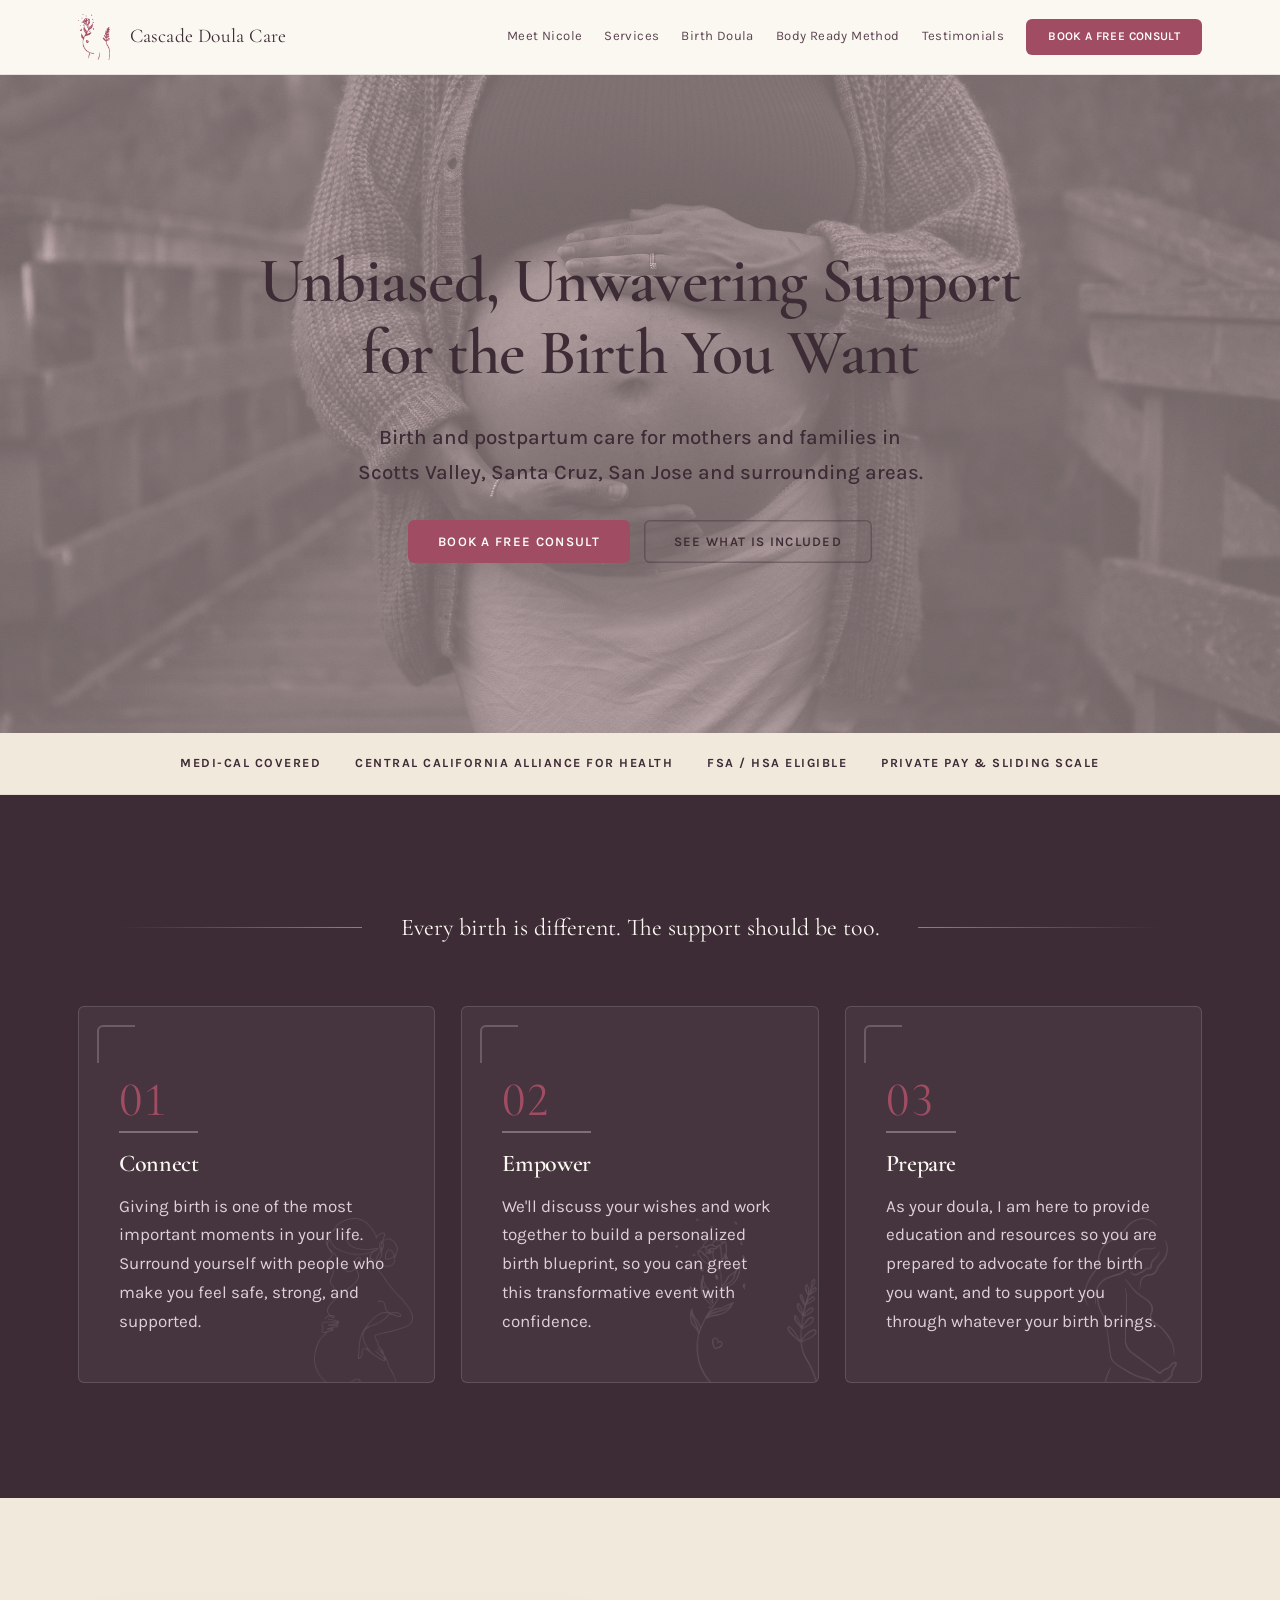
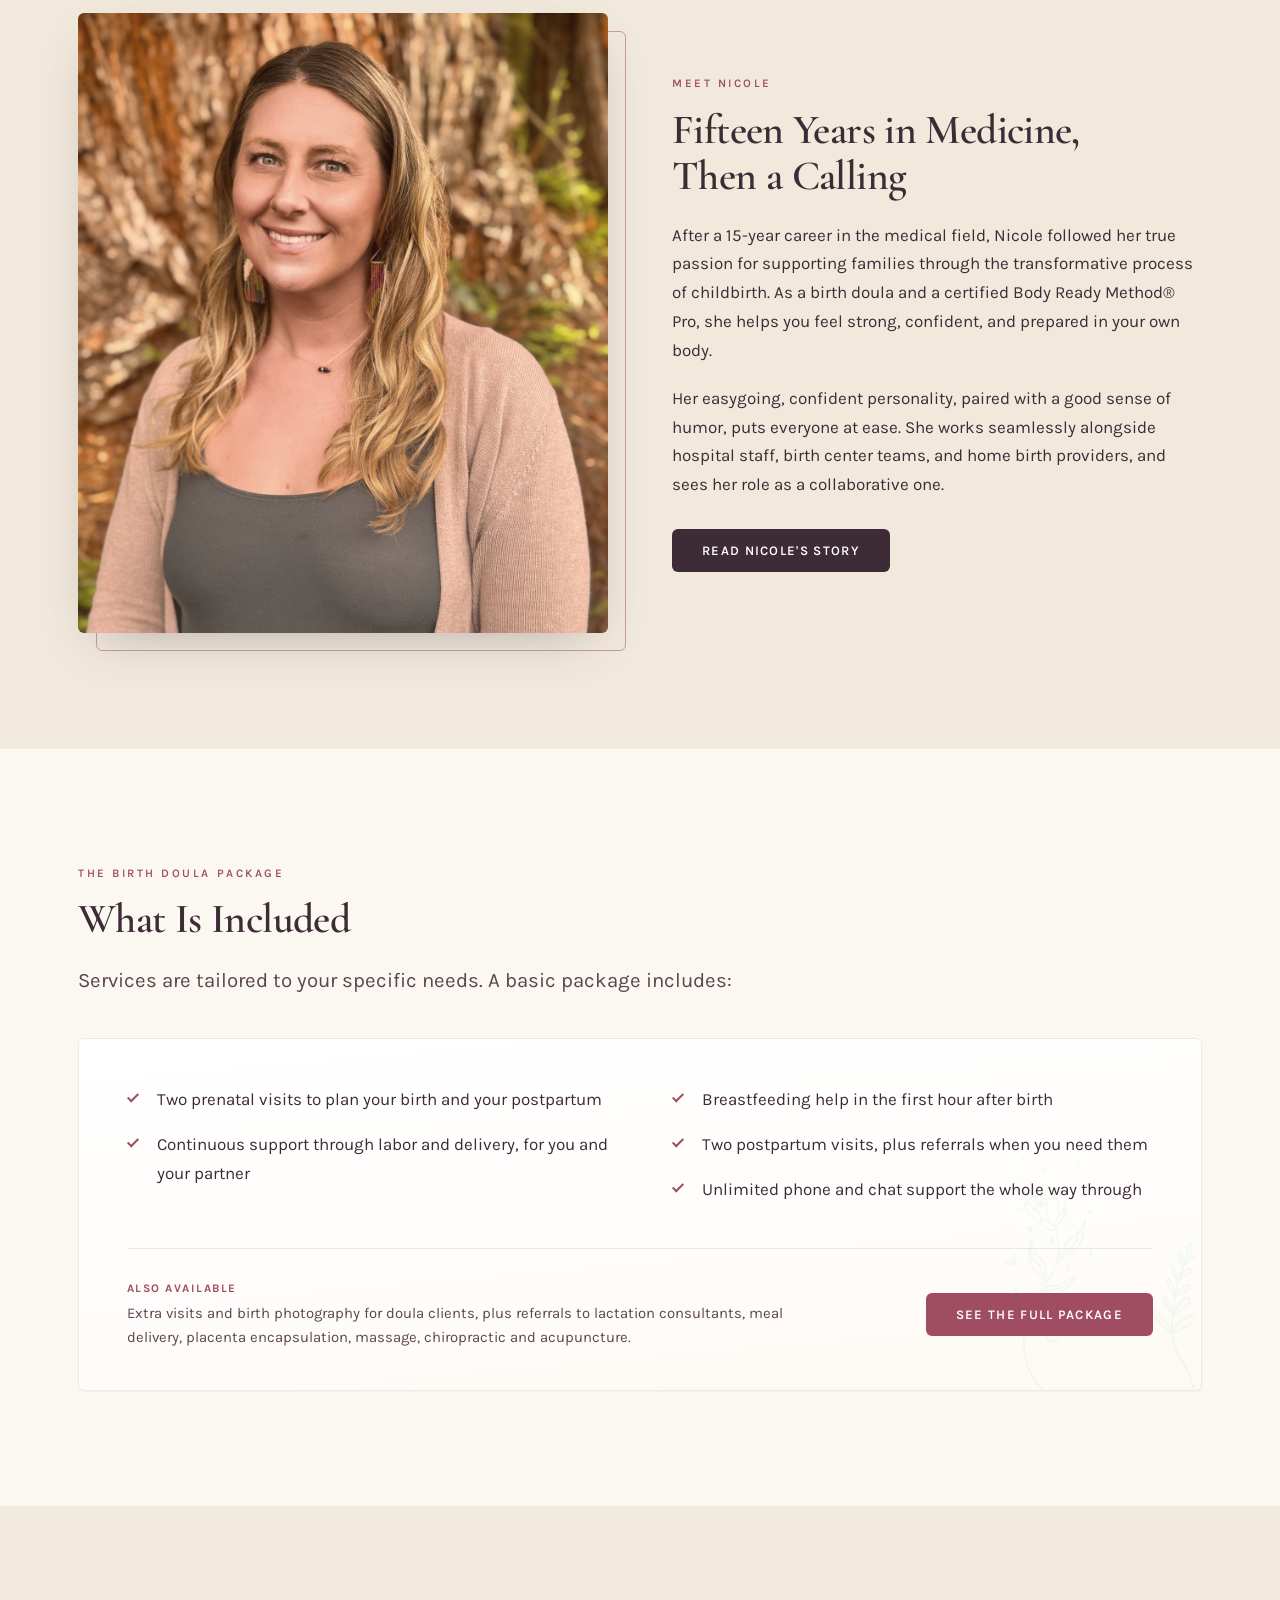
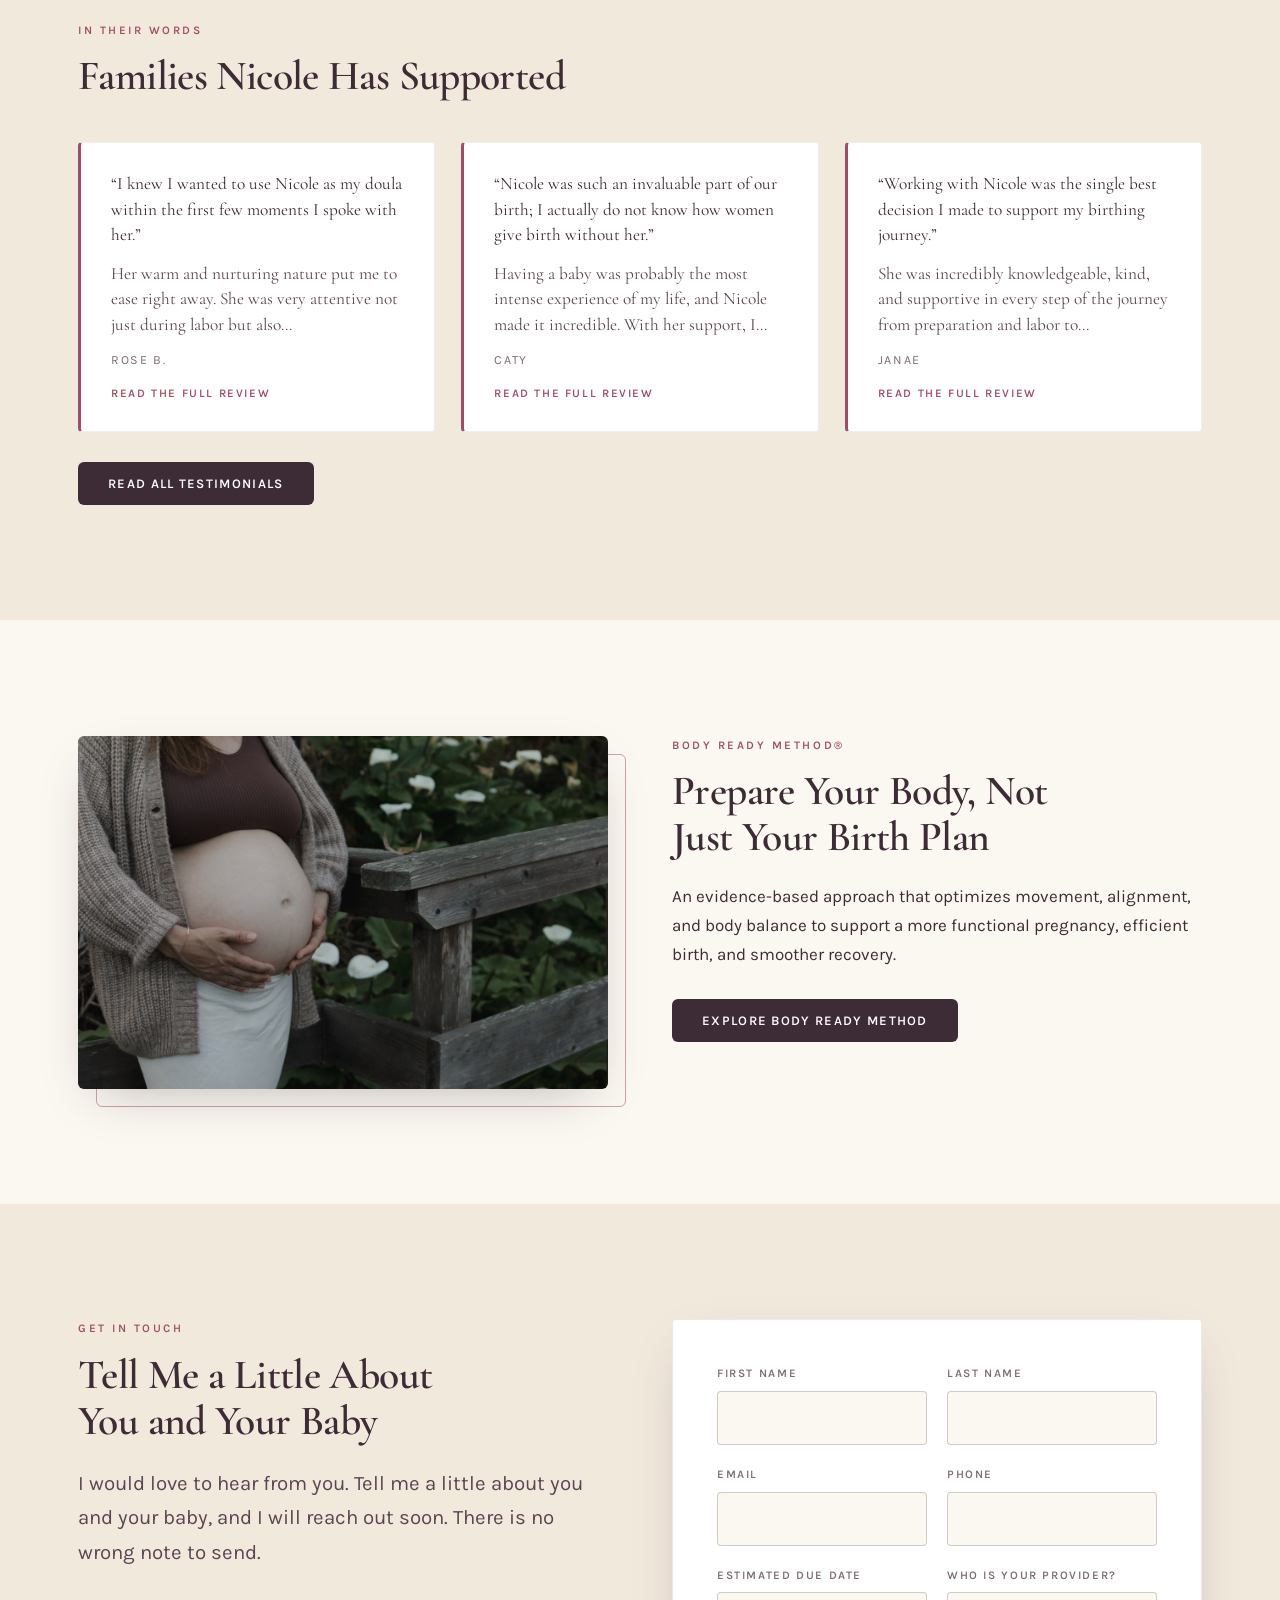
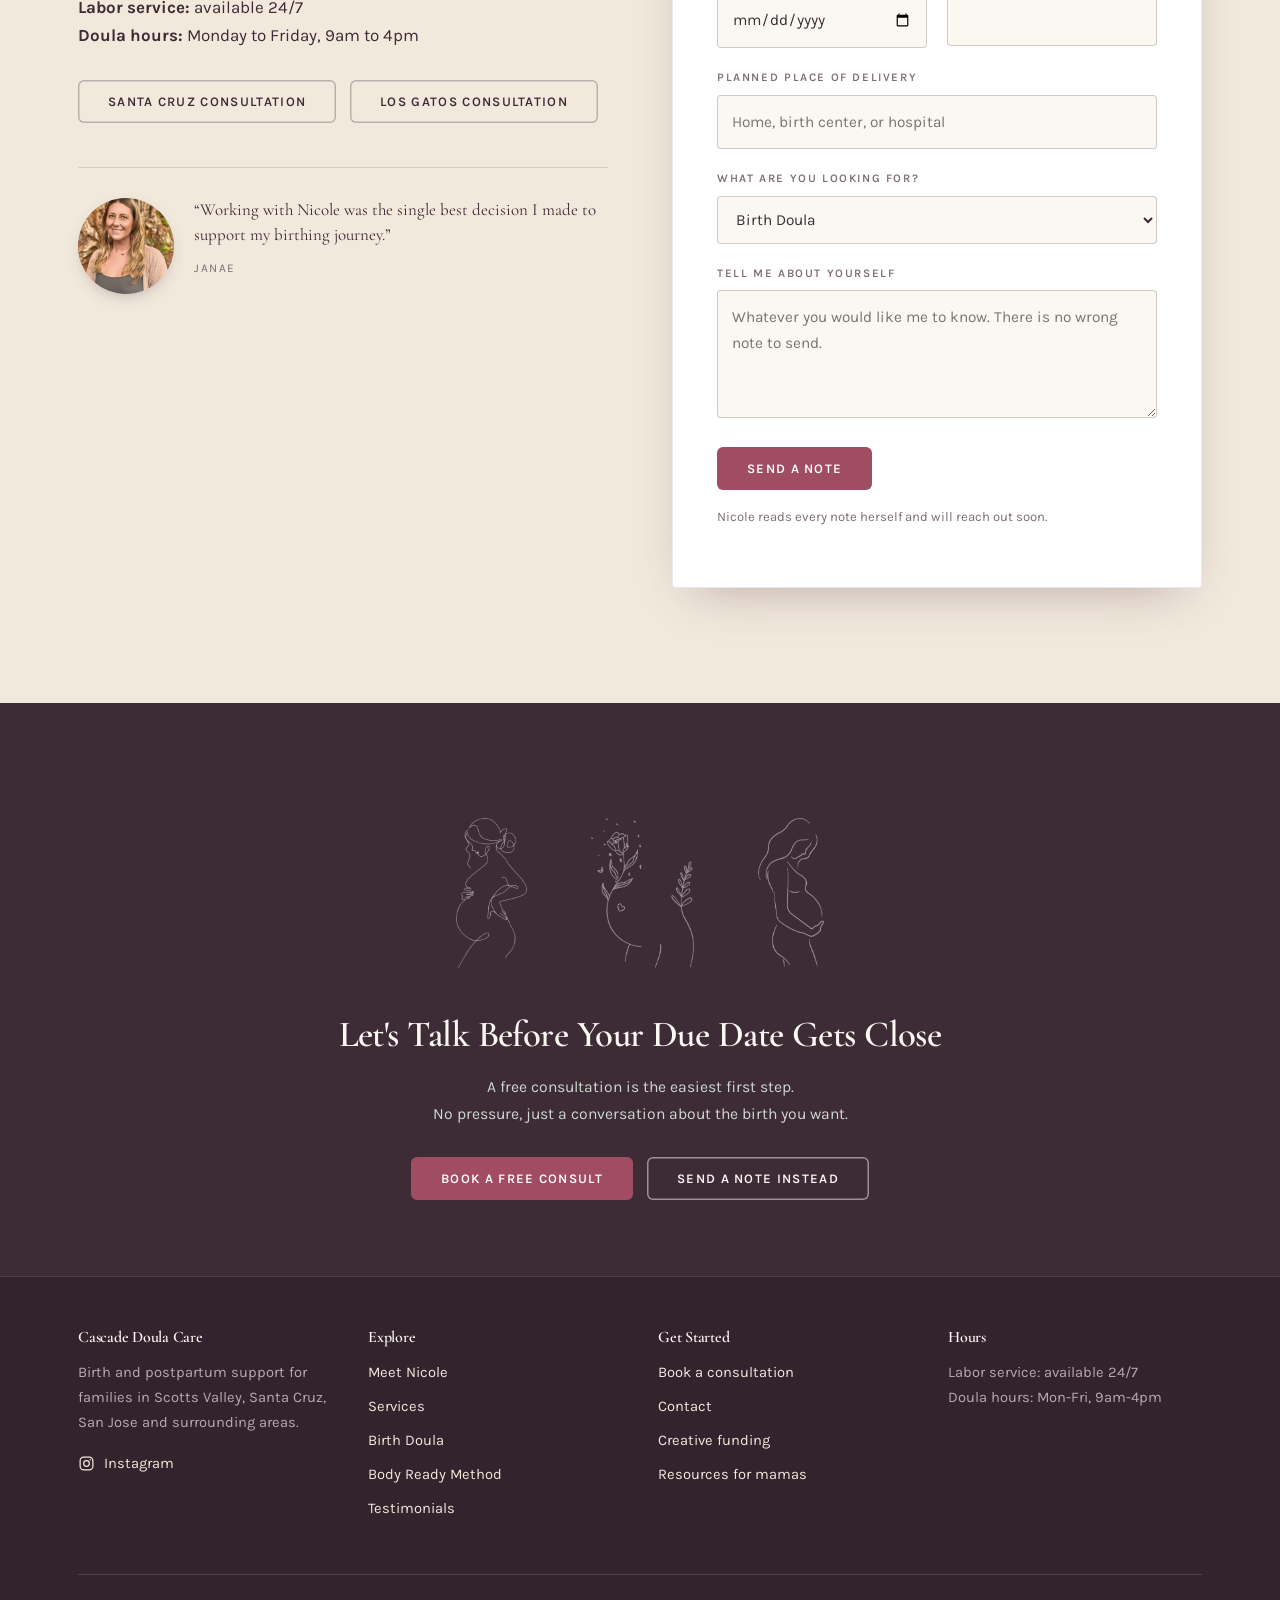
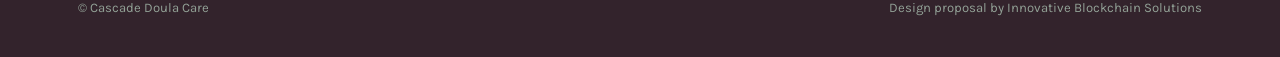
<file: index.html>
<!DOCTYPE html>
<html lang="en">
<head>
<meta charset="utf-8">
<meta name="viewport" content="width=device-width, initial-scale=1">
<title>Birth &amp; Postpartum Doula in Santa&nbsp;Cruz · Cascade Doula Care</title>
<meta name="description" content="Birth and postpartum doula support for families in Scotts&nbsp;Valley, Santa&nbsp;Cruz and San&nbsp;Jose.">
<meta name="robots" content="noindex, nofollow">
<link rel="icon" href="assets/img/favicon.png">
<link rel="preconnect" href="https://fonts.googleapis.com">
<link rel="preconnect" href="https://fonts.gstatic.com" crossorigin>
<link href="https://fonts.googleapis.com/css2?family=Cormorant+Garamond:wght@300;400;500;600;700&family=Karla:wght@400;500;600;700&display=swap" rel="stylesheet">
<link rel="stylesheet" href="assets/css/site.css?v=20260819230118">
</head>
<body>
<header class="site-header">
  <div class="wrap">
    <a class="brand" href=""><img class="brand__mark" src="assets/img/mark-clay.png" alt="" aria-hidden="true"><span>Cascade Doula Care</span></a>
    <button class="nav-toggle" data-nav-toggle aria-expanded="false" aria-controls="primary-nav">Menu</button>
    <nav class="nav" id="primary-nav">
      <a href="about/">Meet Nicole</a>
      <a href="services/">Services</a>
      <a href="services-packages/">Birth Doula</a>
      <a href="body-ready-method/">Body Ready Method</a>
      <a href="testimonials/">Testimonials</a>
      <a class="secondary" href="creative-funding/">Creative Funding</a>
      <a class="secondary" href="resources-for-mamas/">Resources</a>
      <a class="secondary" href="consultation/">Consultation</a>
      <a class="secondary" href="contact/">Contact</a>
      <a class="btn" href="consultation/">Book a free consult</a>
    </nav>
  </div>
</header>
<section class="hero hero--light">
  <div class="hero__media"><img src="assets/img/photo-boardwalk.jpg" alt=""></div>
  <div class="wrap">
    <div class="hero__inner">
      <h1>Unbiased, Unwavering Support for the Birth You&nbsp;Want</h1>
      <p class="lede">Birth and postpartum care for mothers and families in Scotts&nbsp;Valley, Santa&nbsp;Cruz, San&nbsp;Jose and surrounding areas.</p>
      <div class="btn-row">
        <a class="btn" href="consultation/">Book a free consult</a>
        <a class="btn btn--ghost" href="services-packages/">See what is included</a>
      </div>
    </div>
  </div>
</section>
<div class="trust">
  <div class="wrap">
    <ul>
      <li>Medi-Cal covered</li>
      <li>Central California Alliance for Health</li>
      <li>FSA / HSA eligible</li>
      <li>Private pay &amp; sliding scale</li>
    </ul>
  </div>
</div>

<section class="section section--ink">
  <div class="wrap">
    <div class="ornament__line">
      <p class="band-lead">Every birth is different. The support should be too.</p>
    </div>
    <div class="grid grid--3">
      <div class="card card--feature card--num"><span class="card__num">01</span><h3>Connect</h3><p>Giving birth is one of the most important moments in your life. Surround yourself with people who make you feel safe, strong, and supported.</p></div>
      <div class="card card--feature card--num"><span class="card__num">02</span><h3>Empower</h3><p>We'll discuss your wishes and work together to build a personalized birth blueprint, so you can greet this transformative event with confidence.</p></div>
      <div class="card card--feature card--num"><span class="card__num">03</span><h3>Prepare</h3><p>As your doula, I am here to provide education and resources so you are prepared to advocate for the birth you want, and to support you through whatever your birth brings.</p></div>
    </div>
  </div>
</section>

<section class="section section--sand">
  <div class="wrap">
    <div class="split">
      <div class="split__media"><img src="assets/img/nicole.jpg" alt="Nicole Lakey, birth doula"></div>
      <div>
        <p class="eyebrow">Meet Nicole</p>
        <h2>Fifteen Years in&nbsp;Medicine, Then a Calling</h2>
        <p>After a 15-year career in the medical field, Nicole followed her true passion for supporting families through the transformative process of childbirth. As a birth doula and a certified Body Ready Method&reg; Pro, she helps you feel strong, confident, and prepared in your own body.</p>
        <p>Her easygoing, confident personality, paired with a good sense of humor, puts everyone at ease. She works seamlessly alongside hospital staff, birth center teams, and home birth providers, and sees her role as a collaborative one.</p>
        <div class="btn-row"><a class="btn btn--onlight-dark" href="about/">Read Nicole's story</a></div>
      </div>
    </div>
  </div>
</section>

<section class="section">
  <div class="wrap">
    <p class="eyebrow">The birth doula package</p>
    <h2>What Is Included</h2>
    <p class="lede" style="max-width:760px">Services are tailored to your specific needs. A basic package includes:</p>
    <div class="package">
      <ul class="checklist package__list">
        <li>Two prenatal visits to plan your birth and your postpartum</li>
        <li>Continuous support through labor and delivery, for you and your partner</li>
        <li>Breastfeeding help in the first hour after birth</li>
        <li>Two postpartum visits, plus referrals when you need them</li>
        <li>Unlimited phone and chat support the whole way through</li>
      </ul>
      <div class="package__foot">
        <p class="package__also"><span>Also available</span>Extra visits and birth photography for doula clients, plus referrals to lactation consultants, meal delivery, placenta encapsulation, massage, chiropractic and acupuncture.</p>
        <a class="btn" href="services-packages/">See the full package</a>
      </div>
    </div>
  </div>
</section>

<section class="section section--sand">
  <div class="wrap">
    <p class="eyebrow">In their words</p>
    <h2 style="margin-bottom:1em">Families Nicole Has Supported</h2>
    <div class="grid grid--3">
      <figure class="quote quote--open" tabindex="0" role="button" aria-label="Read the full review from Rose B."><p>&ldquo;I knew I wanted to use Nicole as my doula within the first few moments I spoke with her.&rdquo;</p><p class="quote__preview">Her warm and nurturing nature put me to ease right away. She was very attentive not just during labor but also...</p><cite>Rose B.</cite><span class="quote__more">Read the full review</span><div class="quote__full"><p>Her warm and nurturing nature put me to ease right away. She was very attentive not just during labor but also leading up to my due date and postpartum. Her medical background added to her being a great support person. She took tender care of my newborn and assured me verbally where she was when the midwife went to work on me. She was great with our older kids as well and helped them navigate the birthing space when needed. She arrived swiftly when we were ready.</p><p>Upon arrival she thoughtfully presented us with a birth candle and me a scented eye pillow. We also had her do our birth photography, and she did an amazing job. She beautifully captured the most significant moments and the environment before and after birth. She somehow managed to tend to my needs while also remaining camera ready at the same time.</p><p>I would recommend her to anyone who asks.</p></div></figure>
      <figure class="quote quote--open" tabindex="0" role="button" aria-label="Read the full review from Caty"><p>&ldquo;Nicole was such an invaluable part of our birth; I actually do not know how women give birth without her.&rdquo;</p><p class="quote__preview">Having a baby was probably the most intense experience of my life, and Nicole made it incredible. With her support, I...</p><cite>Caty</cite><span class="quote__more">Read the full review</span><div class="quote__full"><p>Having a baby was probably the most intense experience of my life, and Nicole made it incredible. With her support, I felt powerful, informed and comforted. We are so grateful for her unrelenting energy, attention and love.</p><p>Nicole was non-stop positive support for my pregnancy, post partum, early labor, but most significantly the 24-hours I labored at the hospital. She was the captain of the whole event. Even from the moment we arrived, she was advocating to staff about our wishes and ensured I was insolated from external stresses.</p><p>Her knowledge in baby positioning and spinning was nothing short of witchcraft. My baby didn't have the optimal position during labor which led to some good back pain. Nicole could visualize which positions in which specific order and with what counter pressure were necessary to flip her. This relieved pain and help my delivery to progress.</p><p>This testimonial does not scratch the surface of all the ways Nicole supported our family. She is incredibly knowledgeable and the absolute best. She helped bring our daughter into this world and is now forever apart of the family.</p></div></figure>
      <figure class="quote quote--open" tabindex="0" role="button" aria-label="Read the full review from Janae"><p>&ldquo;Working with Nicole was the single best decision I made to support my birthing journey.&rdquo;</p><p class="quote__preview">She was incredibly knowledgeable, kind, and supportive in every step of the journey from preparation and labor to...</p><cite>Janae</cite><span class="quote__more">Read the full review</span><div class="quote__full"><p>She was incredibly knowledgeable, kind, and supportive in every step of the journey from preparation and labor to postpartum. Nicole's presence in the delivery room is a huge reason I believe my birth went as well as it did.</p><p>She helped advocate for our needs and preferences, calmed our anxieties, explained everything that was happening thoroughly and thoughtfully, and was a grounding presence to both me and my husband. She was a step ahead of the nurses and facilitated our baby's entrance into the world beautifully. I would recommend working with Nicole to any expecting parents-to-be.</p></div></figure>
    </div>
    <div class="btn-row"><a class="btn btn--onlight-dark" href="testimonials/">Read all testimonials</a></div>
  </div>
</section>

<section class="section">
  <div class="wrap">
    <div class="split split--fill">
      <div class="split__media"><img src="assets/img/photo-garden.jpg" alt=""></div>
      <div>
        <p class="eyebrow">Body Ready Method&reg;</p>
        <h2>Prepare Your Body, Not Just Your Birth Plan</h2>
        <p>An evidence-based approach that optimizes movement, alignment, and body balance to support a more functional pregnancy, efficient birth, and smoother recovery.</p>
        <div class="btn-row"><a class="btn btn--onlight-dark" href="body-ready-method/">Explore Body Ready Method</a></div>
      </div>
    </div>
  </div>
</section>
<section class="section section--sand" id="contact-form">
  <div class="wrap">
    <div class="split split--top">
      <div>
        <p class="eyebrow">Get in touch</p>
        <h2>Tell Me a Little About You and Your Baby</h2>
        <p class="lede">I would love to hear from you. Tell me a little about you and your baby, and I will reach out soon. There is no wrong note to send.</p>
        <p><strong>Labor service:</strong> available 24/7<br><strong>Doula hours:</strong> Monday to Friday, 9am to 4pm</p>
        <div class="btn-row">
          <a class="btn btn--ghost" href="https://calendly.com/cascadedoulanl/30min" target="_blank" rel="noopener">Santa&nbsp;Cruz consultation</a>
          <a class="btn btn--ghost" href="https://calendly.com/cascadedoulanl/60-minute-consultation-clone" target="_blank" rel="noopener">Los&nbsp;Gatos consultation</a>
        </div>
        <div class="form-aside"><img class="form-aside__photo" src="assets/img/nicole.jpg" alt="Nicole Lakey"><div><blockquote>&ldquo;Working with Nicole was the single best decision I made to support my birthing journey.&rdquo;</blockquote><cite>Janae</cite></div></div>
      </div>
      <div class="form-panel">
        <form data-demo-form novalidate>
      <div class="field-row">
        <div class="field"><label for="fn">First name</label><input id="fn" name="first_name" type="text" autocomplete="given-name"></div>
        <div class="field"><label for="ln">Last name</label><input id="ln" name="last_name" type="text" autocomplete="family-name"></div>
      </div>
      <div class="field-row">
        <div class="field"><label for="em">Email</label><input id="em" name="email" type="email" autocomplete="email"></div>
        <div class="field"><label for="ph">Phone</label><input id="ph" name="phone" type="tel" autocomplete="tel"></div>
      </div>
      <div class="field-row">
        <div class="field"><label for="due">Estimated due date</label><input id="due" name="due_date" type="date"></div>
        <div class="field"><label for="prov">Who is your provider?</label><input id="prov" name="provider" type="text"></div>
      </div>
      <div class="field"><label for="place">Planned place of delivery</label><input id="place" name="place" type="text" placeholder="Home, birth center, or hospital"></div>
      <div class="field">
        <label for="want">What are you looking for?</label>
        <select id="want" name="looking_for">
          <option>Birth Doula</option>
          <option>One on One Virtual Support</option>
          <option>Childbirth Education Classes</option>
          <option>Doula to Doula (Mentorship)</option>
          <option>Body Ready Method</option>
          <option>Not sure yet</option>
        </select>
      </div>
      <div class="field"><label for="tell">Tell me about yourself</label><textarea id="tell" name="about" placeholder="Whatever you would like me to know. There is no wrong note to send."></textarea></div>
      <button class="btn" type="submit">Send a note</button>
      <p class="form-note">Nicole reads every note herself and will reach out soon.</p>
      <div class="form-status" tabindex="-1">This is a design proposal, so the form is not connected yet. On the real site this would reach Nicole directly.</div>
        </form>
      </div>
    </div>
  </div>
</section>
<section class="section section--ink">
  <div class="wrap narrow" style="text-align:center">
    <div class="motifs">
      <img src="assets/img/line-1.png" alt="" aria-hidden="true">
      <img src="assets/img/line-2.png" alt="" aria-hidden="true">
      <img src="assets/img/line-3.png" alt="" aria-hidden="true">
    </div>
    <h2>Let's Talk Before Your Due Date Gets Close</h2>
    <p class="lede">A free consultation is the easiest first step.<br class="br-wide"> No pressure, just a conversation about the birth you want.</p>
    <div class="btn-row" style="justify-content:center">
      <a class="btn" href="consultation/">Book a free consult</a>
      <a class="btn btn--ghost" href="contact/">Send a note instead</a>
    </div>
  </div>
</section>
<footer class="site-footer">
  <div class="wrap">
    <div class="footer-grid">
      <div>
        <h4>Cascade Doula Care</h4>
        <p>Birth and postpartum support for families in Scotts&nbsp;Valley, Santa&nbsp;Cruz, San&nbsp;Jose and surrounding areas.</p>
        <p><a class="ig-link" href="https://www.instagram.com/doulanicolelakey/" target="_blank" rel="noopener"><svg class="ig-icon" viewBox="0 0 24 24" width="17" height="17" fill="none" stroke="currentColor" stroke-width="1.7" stroke-linecap="round" stroke-linejoin="round" aria-hidden="true"><rect x="3" y="3" width="18" height="18" rx="5"/><circle cx="12" cy="12" r="4"/><circle cx="17.4" cy="6.6" r="1" fill="currentColor" stroke="none"/></svg><span>Instagram</span></a></p>
      </div>
      <div>
        <h4>Explore</h4>
        <ul>
          <li><a href="about/">Meet Nicole</a></li>
          <li><a href="services/">Services</a></li>
          <li><a href="services-packages/">Birth Doula</a></li>
          <li><a href="body-ready-method/">Body Ready Method</a></li>
          <li><a href="testimonials/">Testimonials</a></li>
        </ul>
      </div>
      <div>
        <h4>Get Started</h4>
        <ul>
          <li><a href="consultation/">Book a consultation</a></li>
          <li><a href="contact/">Contact</a></li>
          <li><a href="creative-funding/">Creative funding</a></li>
          <li><a href="resources-for-mamas/">Resources for mamas</a></li>
        </ul>
      </div>
      <div>
        <h4>Hours</h4>
        <p>Labor service: available 24/7<br>
        Doula hours: Mon-Fri, 9am-4pm</p>
      </div>
    </div>
    <div class="footer-bottom">
      <span>&copy; Cascade Doula Care</span>
      <span>Design proposal by Innovative Blockchain Solutions</span>
    </div>
  </div>
</footer>
<div class="sticky-cta">
  <a class="btn btn--ghost" href="contact/">Send a note</a>
  <a class="btn" href="consultation/">Book a consult</a>
</div>
<div class="modal" id="review-modal" role="dialog" aria-modal="true" aria-labelledby="review-modal-lead">
  <div class="modal__panel">
    <button class="modal__close" type="button" data-modal-close aria-label="Close">&times;</button>
    <p class="modal__lead" id="review-modal-lead"></p>
    <div class="modal__body"></div>
    <cite class="modal__cite"></cite>
  </div>
</div>
<script src="assets/js/site.js?v=20260819230118"></script>
</body>
</html>
</file>
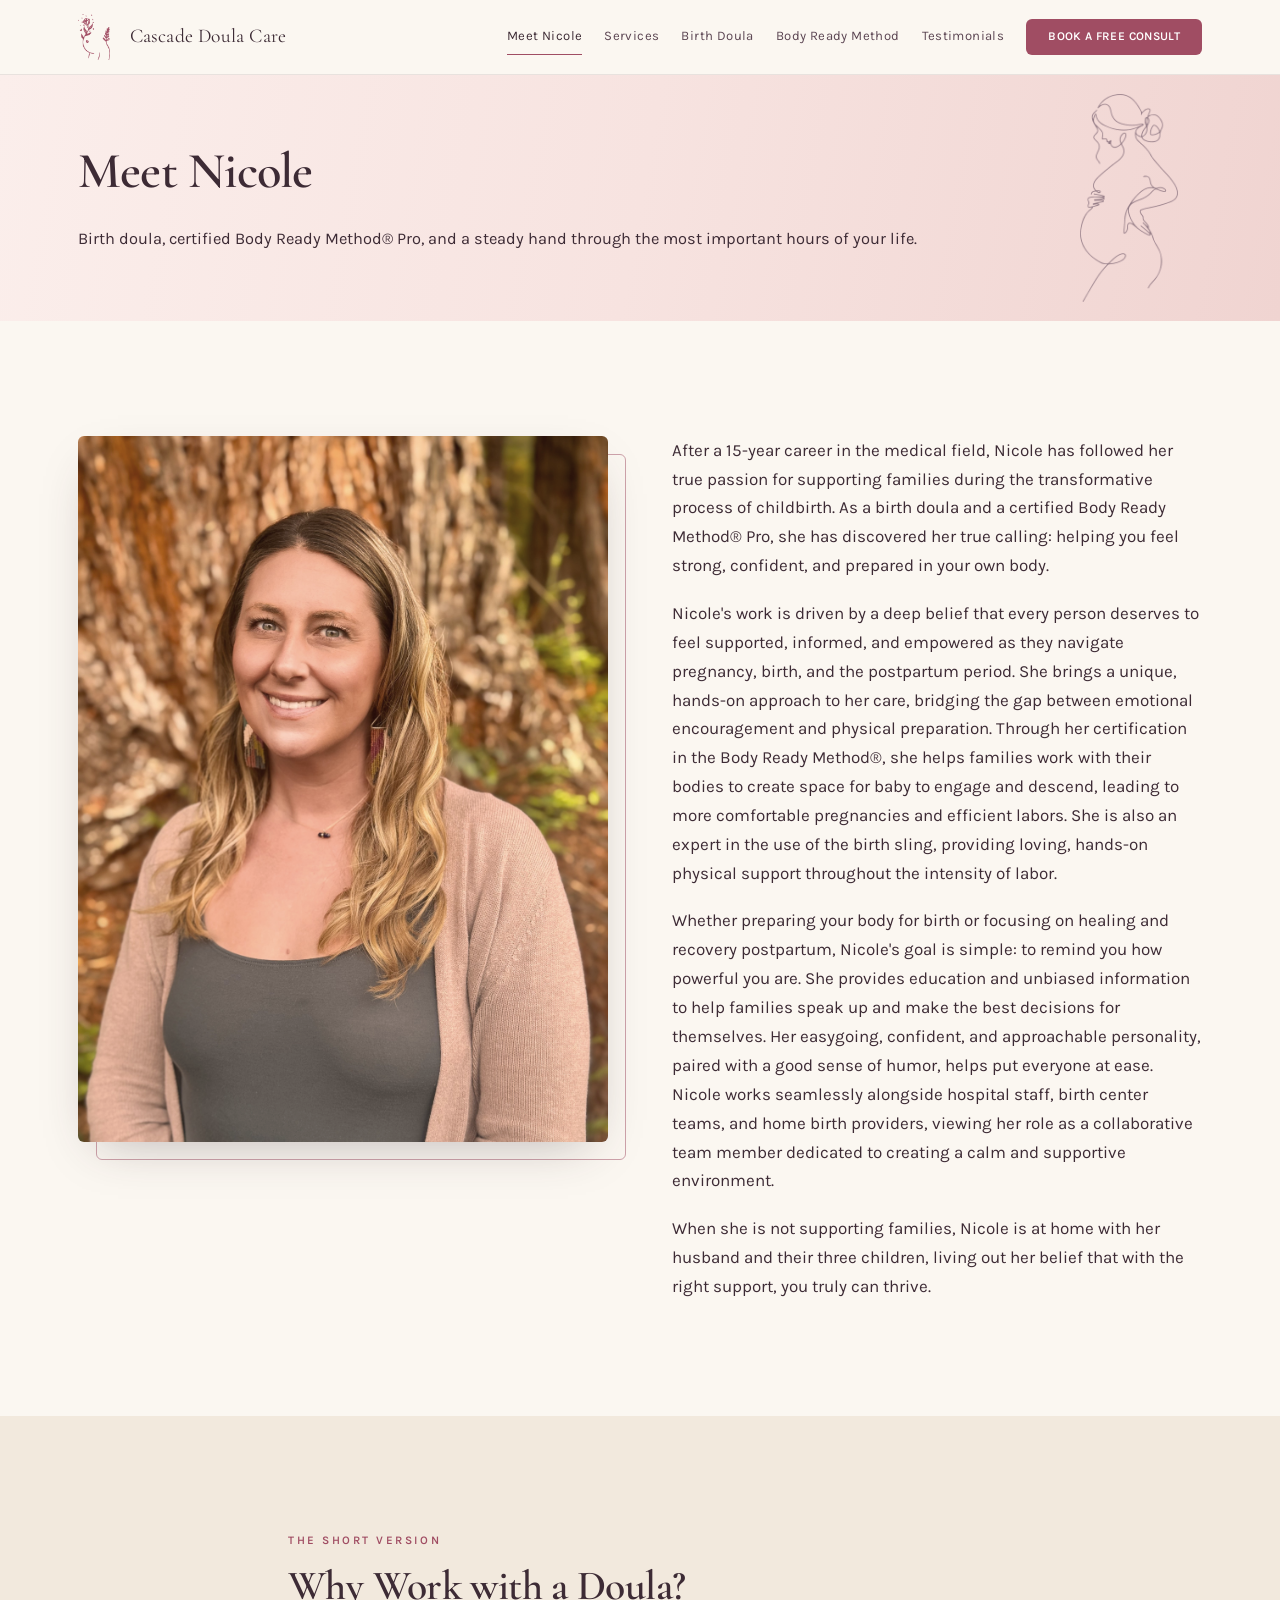
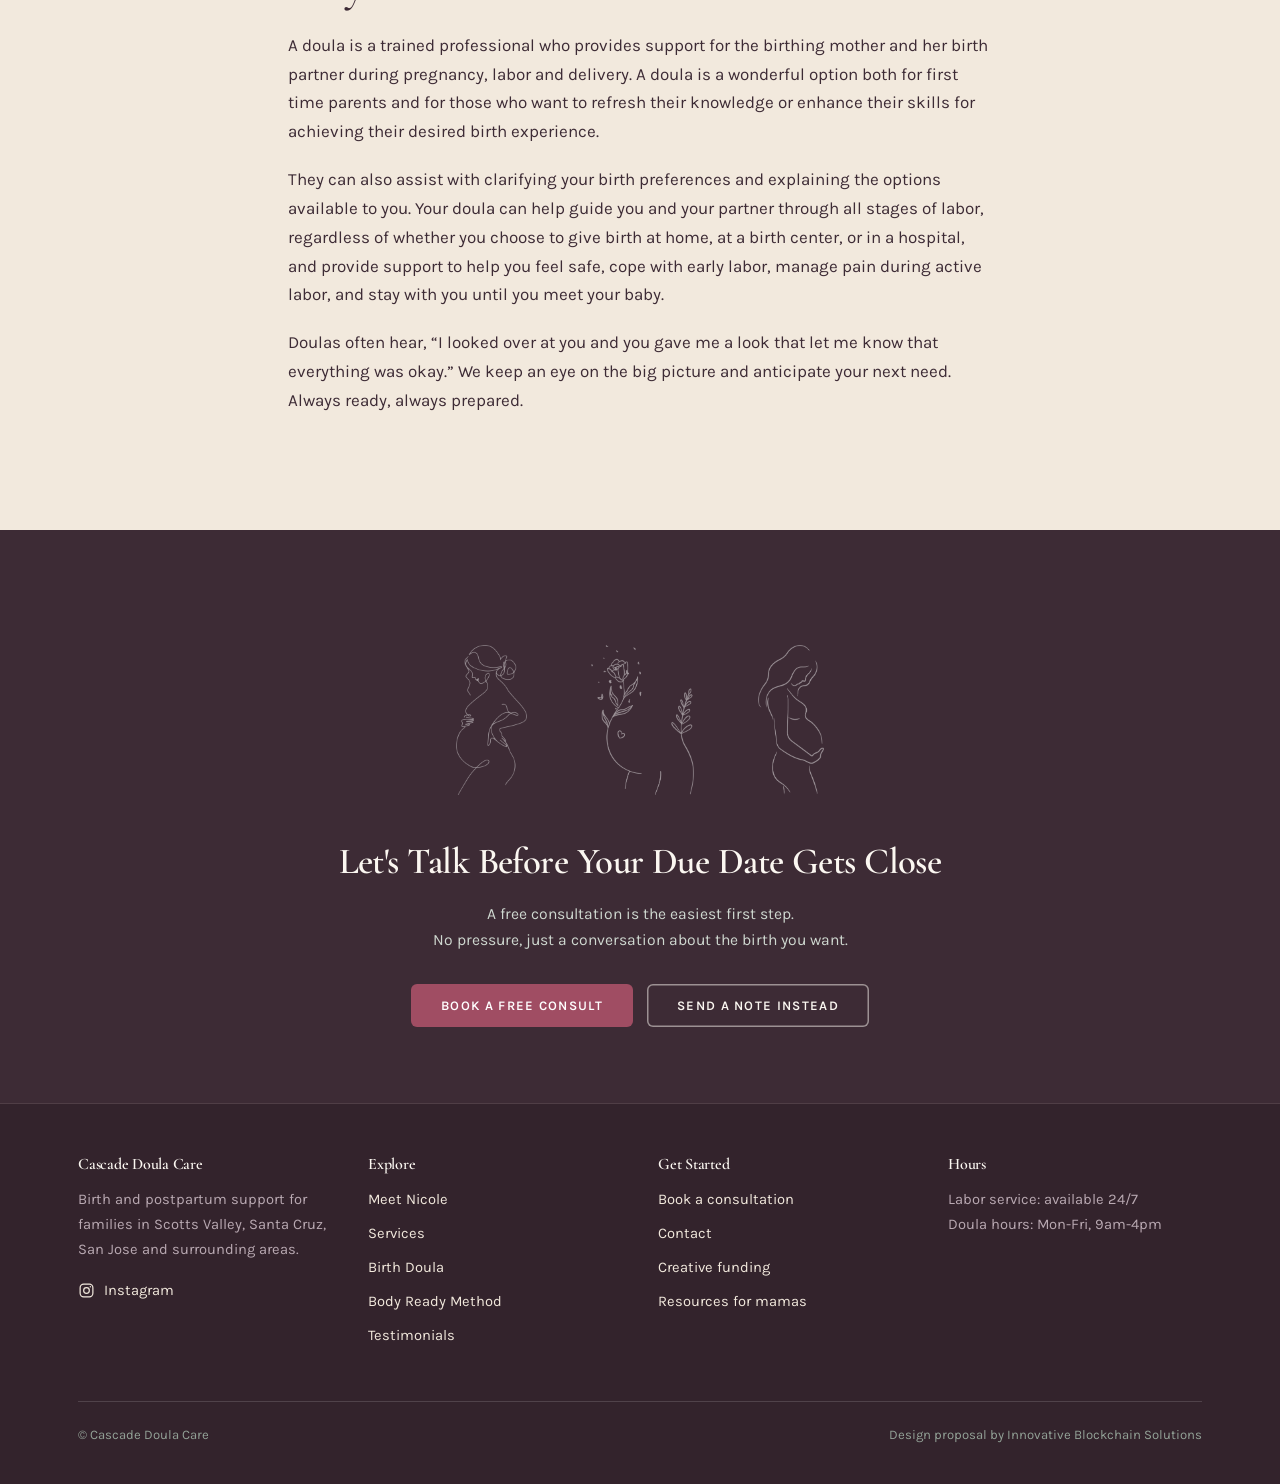
<file: about/index.html>
<!DOCTYPE html>
<html lang="en">
<head>
<meta charset="utf-8">
<meta name="viewport" content="width=device-width, initial-scale=1">
<title>Meet Nicole · Cascade Doula Care</title>
<meta name="description" content="Nicole Lakey, birth doula and certified Body Ready Method Pro serving Santa&nbsp;Cruz county.">
<meta name="robots" content="noindex, nofollow">
<link rel="icon" href="../assets/img/favicon.png">
<link rel="preconnect" href="https://fonts.googleapis.com">
<link rel="preconnect" href="https://fonts.gstatic.com" crossorigin>
<link href="https://fonts.googleapis.com/css2?family=Cormorant+Garamond:wght@300;400;500;600;700&family=Karla:wght@400;500;600;700&display=swap" rel="stylesheet">
<link rel="stylesheet" href="../assets/css/site.css?v=20260819230118">
</head>
<body>
<header class="site-header">
  <div class="wrap">
    <a class="brand" href="../"><img class="brand__mark" src="../assets/img/mark-clay.png" alt="" aria-hidden="true"><span>Cascade Doula Care</span></a>
    <button class="nav-toggle" data-nav-toggle aria-expanded="false" aria-controls="primary-nav">Menu</button>
    <nav class="nav" id="primary-nav">
      <a href="../about/" aria-current="page">Meet Nicole</a>
      <a href="../services/">Services</a>
      <a href="../services-packages/">Birth Doula</a>
      <a href="../body-ready-method/">Body Ready Method</a>
      <a href="../testimonials/">Testimonials</a>
      <a class="secondary" href="../creative-funding/">Creative Funding</a>
      <a class="secondary" href="../resources-for-mamas/">Resources</a>
      <a class="secondary" href="../consultation/">Consultation</a>
      <a class="secondary" href="../contact/">Contact</a>
      <a class="btn" href="../consultation/">Book a free consult</a>
    </nav>
  </div>
</header>
<section class="hero hero--light hero--art hero--short">
  <div class="hero__media"><img src="../assets/img/line-1-soft.png" alt="" aria-hidden="true"></div>
  <div class="wrap">
    <div class="hero__inner">
      <h1>Meet Nicole</h1>
      <p class="lede">Birth doula, certified Body Ready Method&reg; Pro, and a steady hand through the most important hours of your life.</p>
    </div>
  </div>
</section>
<section class="section">
  <div class="wrap">
    <div class="split split--top">
      <div class="split__media"><img src="../assets/img/nicole.jpg" alt="Nicole Lakey"></div>
      <div>
        <p>After a 15-year career in the medical field, Nicole has followed her true passion for supporting families during the transformative process of childbirth. As a birth doula and a certified Body Ready Method&reg; Pro, she has discovered her true calling: helping you feel strong, confident, and prepared in your own body.</p>
        <p>Nicole's work is driven by a deep belief that every person deserves to feel supported, informed, and empowered as they navigate pregnancy, birth, and the postpartum period. She brings a unique, hands-on approach to her care, bridging the gap between emotional encouragement and physical preparation. Through her certification in the Body Ready Method&reg;, she helps families work with their bodies to create space for baby to engage and descend, leading to more comfortable pregnancies and efficient labors. She is also an expert in the use of the birth sling, providing loving, hands-on physical support throughout the intensity of labor.</p>
        <p>Whether preparing your body for birth or focusing on healing and recovery postpartum, Nicole's goal is simple: to remind you how powerful you are. She provides education and unbiased information to help families speak up and make the best decisions for themselves. Her easygoing, confident, and approachable personality, paired with a good sense of humor, helps put everyone at ease. Nicole works seamlessly alongside hospital staff, birth center teams, and home birth providers, viewing her role as a collaborative team member dedicated to creating a calm and supportive environment.</p>
        <p>When she is not supporting families, Nicole is at home with her husband and their three children, living out her belief that with the right support, you truly can thrive.</p>
      </div>
    </div>
  </div>
</section>

<section class="section section--sand">
  <div class="wrap narrow">
    <p class="eyebrow">The short version</p>
    <h2>Why Work with a Doula?</h2>
    <p>A doula is a trained professional who provides support for the birthing mother and her birth partner during pregnancy, labor and delivery. A doula is a wonderful option both for first time parents and for those who want to refresh their knowledge or enhance their skills for achieving their desired birth experience.</p>
    <p>They can also assist with clarifying your birth preferences and explaining the options available to you. Your doula can help guide you and your partner through all stages of labor, regardless of whether you choose to give birth at home, at a birth center, or in a hospital, and provide support to help you feel safe, cope with early labor, manage pain during active labor, and stay with you until you meet your baby.</p>
    <p>Doulas often hear, &ldquo;I looked over at you and you gave me a look that let me know that everything was okay.&rdquo; We keep an eye on the big picture and anticipate your next need. Always ready, always prepared.</p>
  </div>
</section>
<section class="section section--ink">
  <div class="wrap narrow" style="text-align:center">
    <div class="motifs">
      <img src="../assets/img/line-1.png" alt="" aria-hidden="true">
      <img src="../assets/img/line-2.png" alt="" aria-hidden="true">
      <img src="../assets/img/line-3.png" alt="" aria-hidden="true">
    </div>
    <h2>Let's Talk Before Your Due Date Gets Close</h2>
    <p class="lede">A free consultation is the easiest first step.<br class="br-wide"> No pressure, just a conversation about the birth you want.</p>
    <div class="btn-row" style="justify-content:center">
      <a class="btn" href="../consultation/">Book a free consult</a>
      <a class="btn btn--ghost" href="../contact/">Send a note instead</a>
    </div>
  </div>
</section>
<footer class="site-footer">
  <div class="wrap">
    <div class="footer-grid">
      <div>
        <h4>Cascade Doula Care</h4>
        <p>Birth and postpartum support for families in Scotts&nbsp;Valley, Santa&nbsp;Cruz, San&nbsp;Jose and surrounding areas.</p>
        <p><a class="ig-link" href="https://www.instagram.com/doulanicolelakey/" target="_blank" rel="noopener"><svg class="ig-icon" viewBox="0 0 24 24" width="17" height="17" fill="none" stroke="currentColor" stroke-width="1.7" stroke-linecap="round" stroke-linejoin="round" aria-hidden="true"><rect x="3" y="3" width="18" height="18" rx="5"/><circle cx="12" cy="12" r="4"/><circle cx="17.4" cy="6.6" r="1" fill="currentColor" stroke="none"/></svg><span>Instagram</span></a></p>
      </div>
      <div>
        <h4>Explore</h4>
        <ul>
          <li><a href="../about/">Meet Nicole</a></li>
          <li><a href="../services/">Services</a></li>
          <li><a href="../services-packages/">Birth Doula</a></li>
          <li><a href="../body-ready-method/">Body Ready Method</a></li>
          <li><a href="../testimonials/">Testimonials</a></li>
        </ul>
      </div>
      <div>
        <h4>Get Started</h4>
        <ul>
          <li><a href="../consultation/">Book a consultation</a></li>
          <li><a href="../contact/">Contact</a></li>
          <li><a href="../creative-funding/">Creative funding</a></li>
          <li><a href="../resources-for-mamas/">Resources for mamas</a></li>
        </ul>
      </div>
      <div>
        <h4>Hours</h4>
        <p>Labor service: available 24/7<br>
        Doula hours: Mon-Fri, 9am-4pm</p>
      </div>
    </div>
    <div class="footer-bottom">
      <span>&copy; Cascade Doula Care</span>
      <span>Design proposal by Innovative Blockchain Solutions</span>
    </div>
  </div>
</footer>
<div class="sticky-cta">
  <a class="btn btn--ghost" href="../contact/">Send a note</a>
  <a class="btn" href="../consultation/">Book a consult</a>
</div>
<script src="../assets/js/site.js?v=20260819230118"></script>
</body>
</html>
</file>
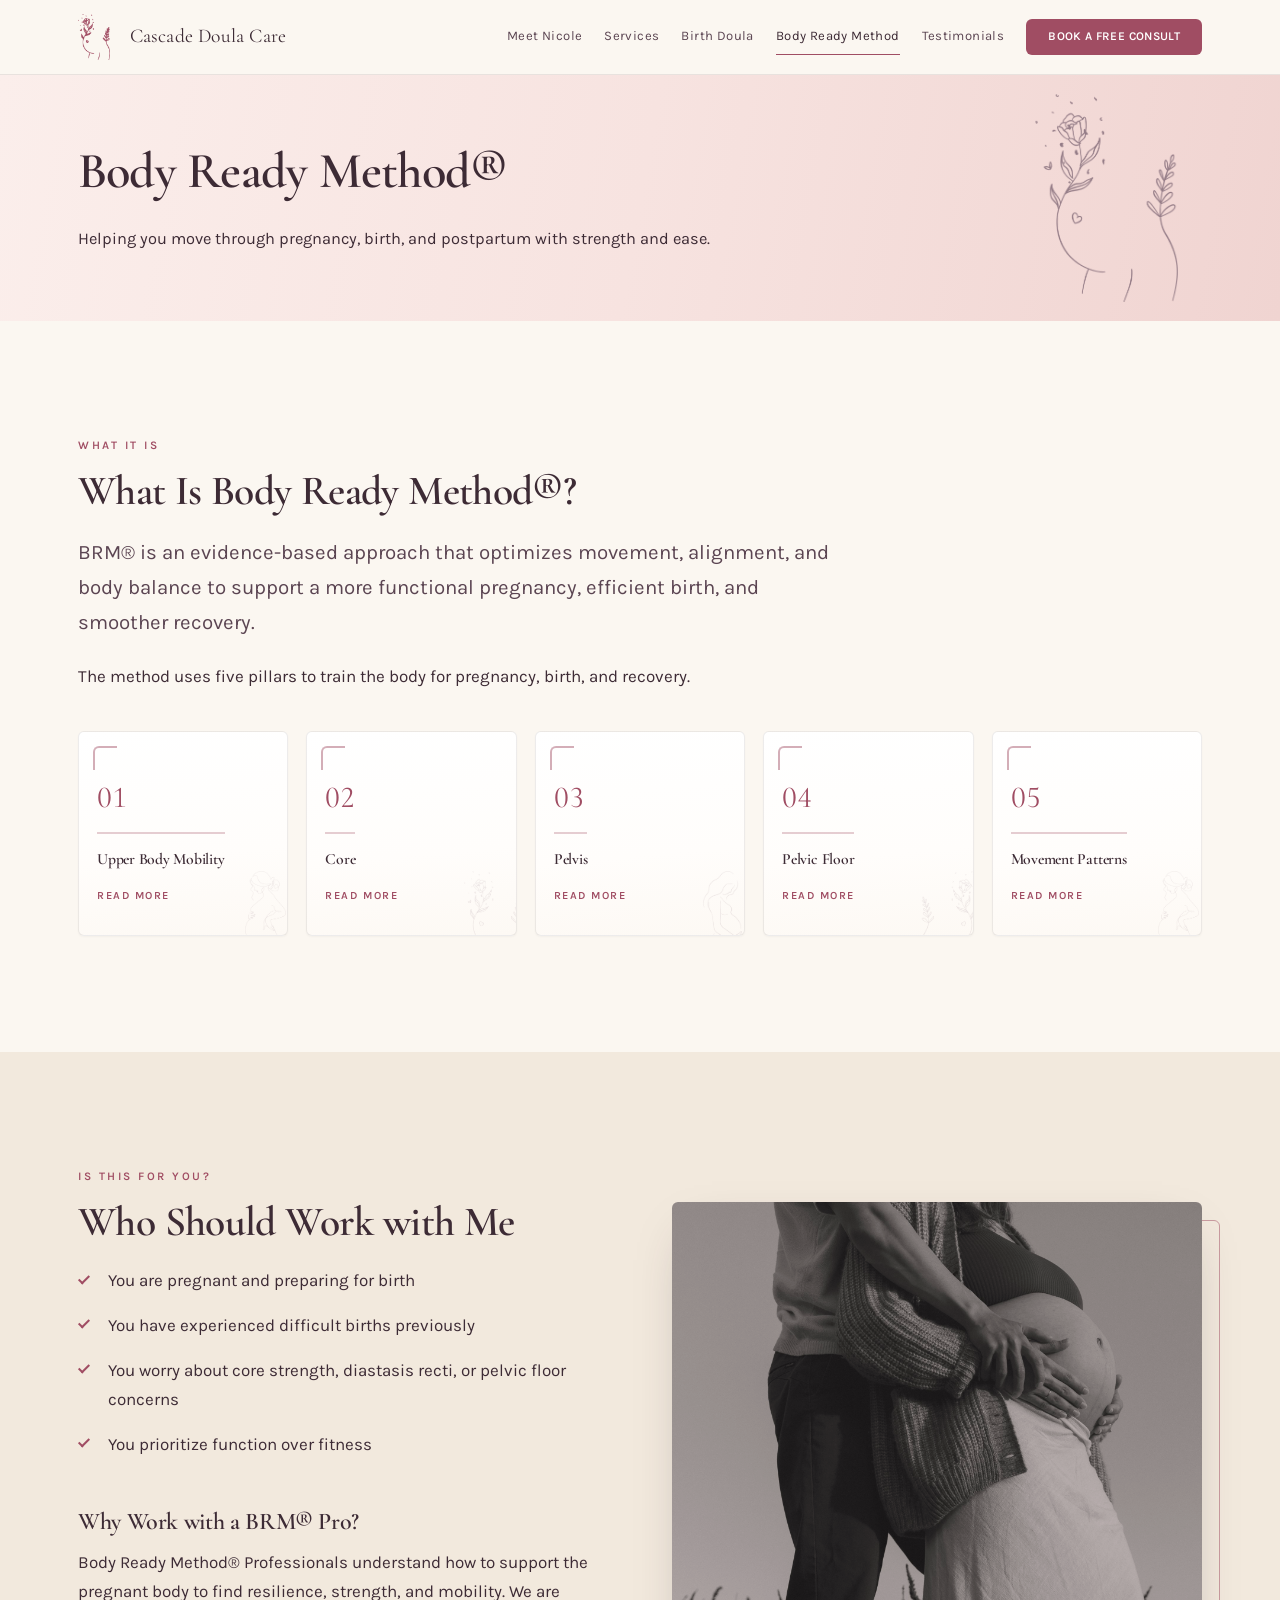
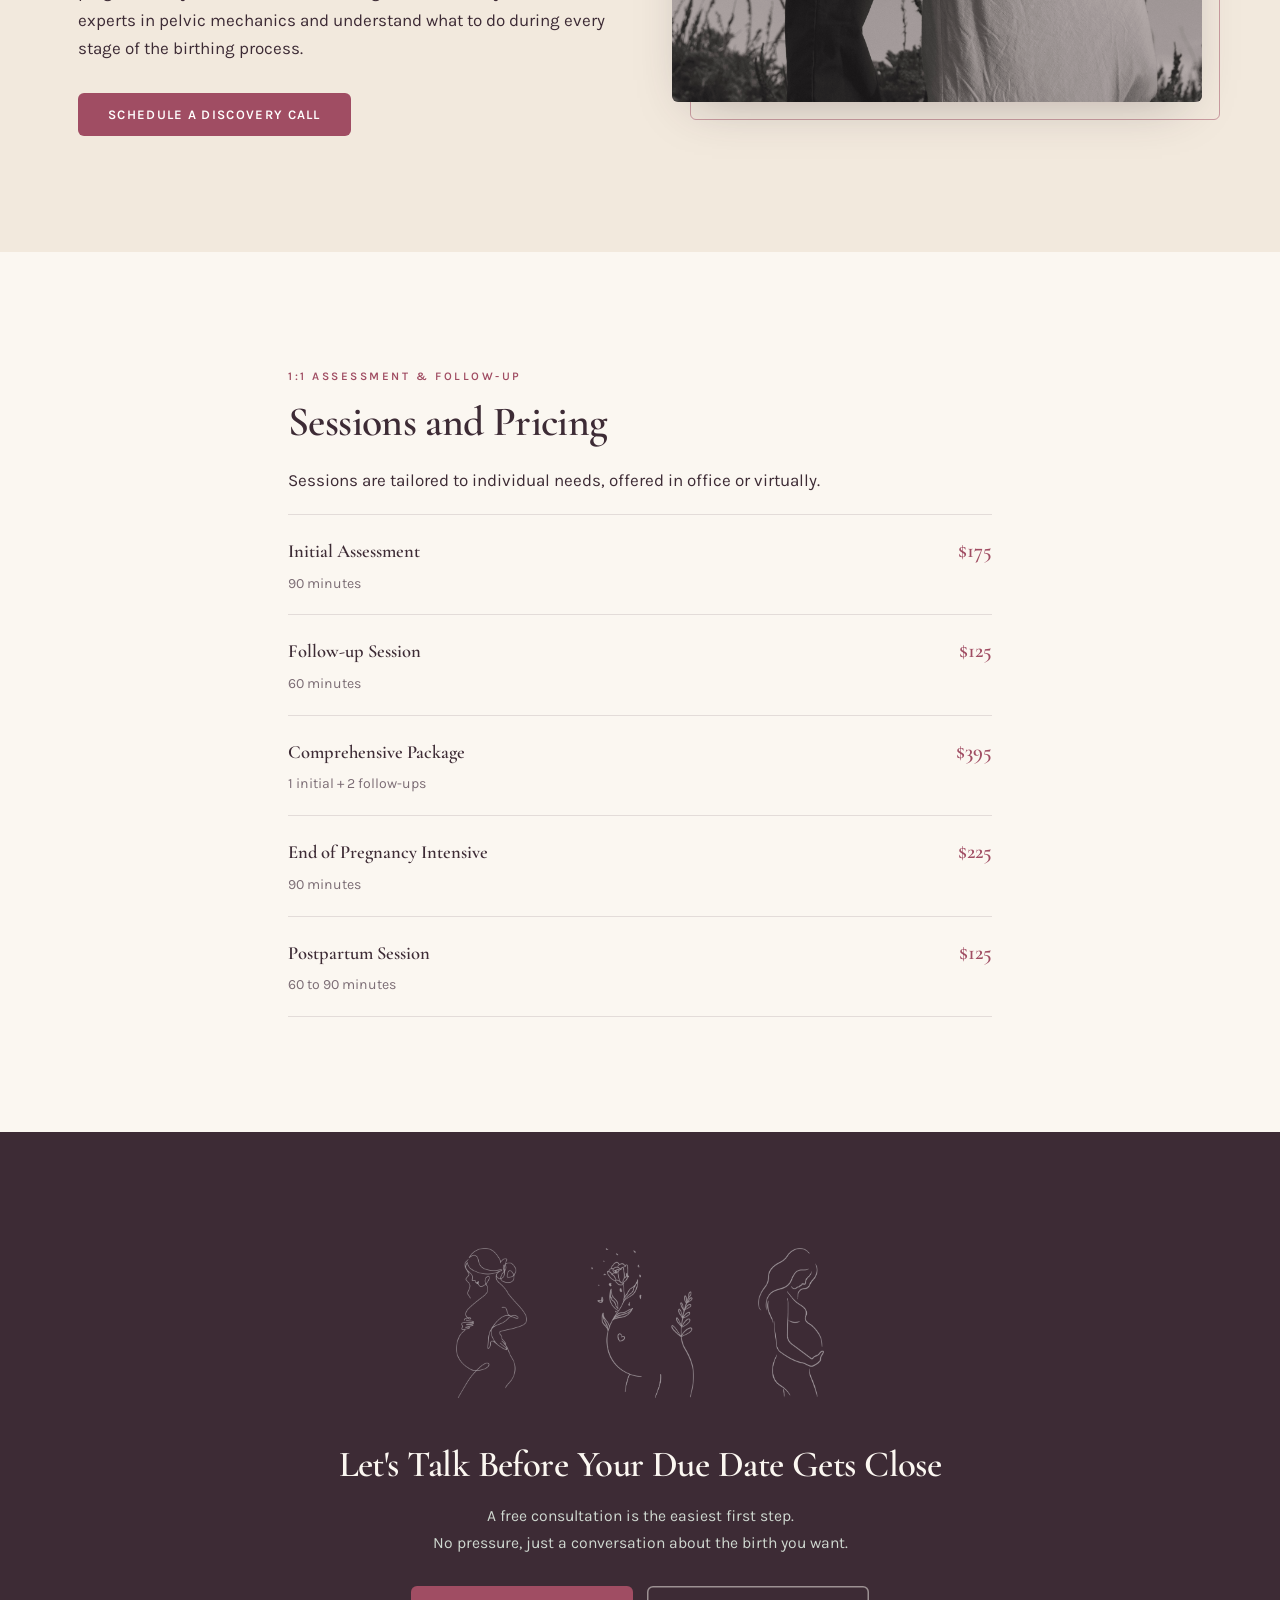
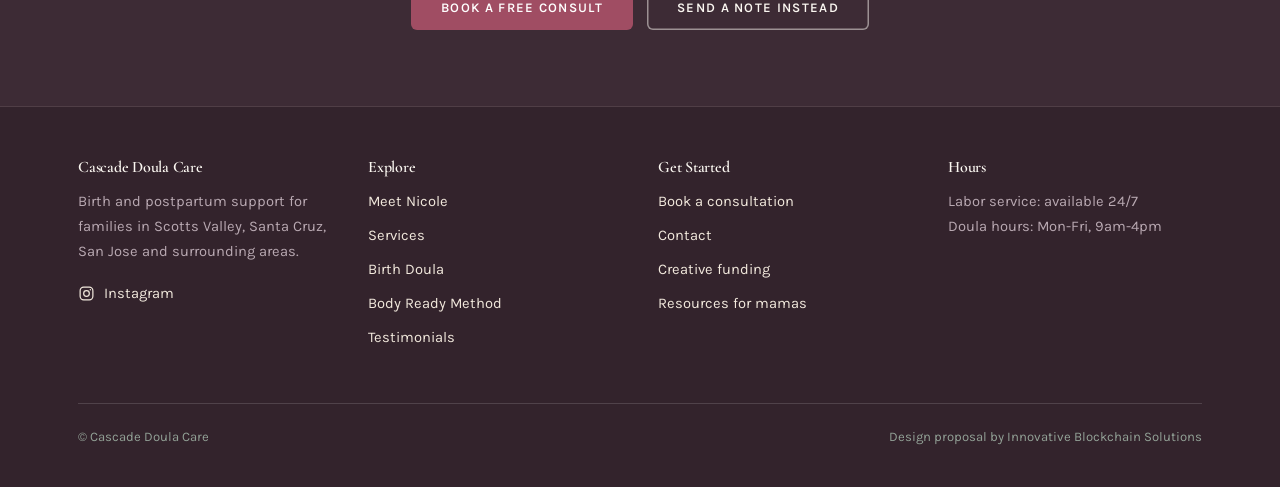
<file: body-ready-method/index.html>
<!DOCTYPE html>
<html lang="en">
<head>
<meta charset="utf-8">
<meta name="viewport" content="width=device-width, initial-scale=1">
<title>Body Ready Method · Cascade Doula Care</title>
<meta name="description" content="Evidence-based movement and alignment work for pregnancy, birth, and recovery.">
<meta name="robots" content="noindex, nofollow">
<link rel="icon" href="../assets/img/favicon.png">
<link rel="preconnect" href="https://fonts.googleapis.com">
<link rel="preconnect" href="https://fonts.gstatic.com" crossorigin>
<link href="https://fonts.googleapis.com/css2?family=Cormorant+Garamond:wght@300;400;500;600;700&family=Karla:wght@400;500;600;700&display=swap" rel="stylesheet">
<link rel="stylesheet" href="../assets/css/site.css?v=20260819230118">
</head>
<body>
<header class="site-header">
  <div class="wrap">
    <a class="brand" href="../"><img class="brand__mark" src="../assets/img/mark-clay.png" alt="" aria-hidden="true"><span>Cascade Doula Care</span></a>
    <button class="nav-toggle" data-nav-toggle aria-expanded="false" aria-controls="primary-nav">Menu</button>
    <nav class="nav" id="primary-nav">
      <a href="../about/">Meet Nicole</a>
      <a href="../services/">Services</a>
      <a href="../services-packages/">Birth Doula</a>
      <a href="../body-ready-method/" aria-current="page">Body Ready Method</a>
      <a href="../testimonials/">Testimonials</a>
      <a class="secondary" href="../creative-funding/">Creative Funding</a>
      <a class="secondary" href="../resources-for-mamas/">Resources</a>
      <a class="secondary" href="../consultation/">Consultation</a>
      <a class="secondary" href="../contact/">Contact</a>
      <a class="btn" href="../consultation/">Book a free consult</a>
    </nav>
  </div>
</header>
<section class="hero hero--light hero--art hero--short">
  <div class="hero__media"><img src="../assets/img/line-2-soft.png" alt="" aria-hidden="true"></div>
  <div class="wrap">
    <div class="hero__inner">
      <h1>Body Ready Method&reg;</h1>
      <p class="lede">Helping you move through pregnancy, birth, and postpartum with strength and ease.</p>
    </div>
  </div>
</section>
<section class="section">
  <div class="wrap narrow narrow--flush">
    <p class="eyebrow">What it is</p>
    <h2>What Is Body Ready Method&reg;?</h2>
    <p class="lede">BRM&reg; is an evidence-based approach that optimizes movement, alignment, and body balance to support a more functional pregnancy, efficient birth, and smoother recovery.</p>
    <p>The method uses five pillars to train the body for pregnancy, birth, and recovery.</p>
  </div>
  <div class="wrap" style="margin-top:40px">
    <div class="grid grid--3 grid--five">
      <div class="card card--feature card--num card--pillar pillar--open" tabindex="0" role="button" aria-label="Read more about Upper Body Mobility"><span class="card__num">01</span><h3>Upper Body Mobility</h3><span class="pillar__more">Read more</span><div class="quote__full"><p>How freely the ribs, shoulders and upper back move affects breathing and how much room there is above the belly. Work here is about restoring range that pregnancy tends to take away.</p></div></div>
      <div class="card card--feature card--num card--pillar pillar--open" tabindex="0" role="button" aria-label="Read more about Core"><span class="card__num">02</span><h3>Core</h3><span class="pillar__more">Read more</span><div class="quote__full"><p>The abdominal wall and the deep muscles around it change shape through pregnancy. The focus is on how the core coordinates and supports, rather than on how strong it looks.</p></div></div>
      <div class="card card--feature card--num card--pillar pillar--open" tabindex="0" role="button" aria-label="Read more about Pelvis"><span class="card__num">03</span><h3>Pelvis</h3><span class="pillar__more">Read more</span><div class="quote__full"><p>The pelvis is the passage the baby travels through, and how it sits and moves shapes that journey. Work here looks at alignment and at how freely the joints move.</p></div></div>
      <div class="card card--feature card--num card--pillar pillar--open" tabindex="0" role="button" aria-label="Read more about Pelvic Floor"><span class="card__num">04</span><h3>Pelvic Floor</h3><span class="pillar__more">Read more</span><div class="quote__full"><p>The muscles at the base of the pelvis hold weight through pregnancy and stretch during birth. The aim is a floor that both engages and releases, not one that is simply tight.</p></div></div>
      <div class="card card--feature card--num card--pillar pillar--open" tabindex="0" role="button" aria-label="Read more about Movement Patterns"><span class="card__num">05</span><h3>Movement Patterns</h3><span class="pillar__more">Read more</span><div class="quote__full"><p>How you sit, stand, lift and rest all day adds up. Small changes to everyday movement can make more difference than any single exercise.</p></div></div>
    </div>
  </div>
</section>

<section class="section section--sand">
  <div class="wrap">
    <div class="split split--fill">
      <div>
        <p class="eyebrow">Is this for you?</p>
        <h2>Who Should Work with Me</h2>
        <ul class="checklist">
          <li>You are pregnant and preparing for birth</li>
          <li>You have experienced difficult births previously</li>
          <li>You worry about core strength, diastasis recti, or pelvic floor concerns</li>
          <li>You prioritize function over fitness</li>
        </ul>
        <h3 style="margin-top:34px">Why Work with a BRM&reg; Pro?</h3>
        <p>Body Ready Method&reg; Professionals understand how to support the pregnant body to find resilience, strength, and mobility. We are experts in pelvic mechanics and understand what to do during every stage of the birthing process.</p>
        <div class="btn-row"><a class="btn" href="https://calendly.com/cascadedoulanl/30min" target="_blank" rel="noopener">Schedule a discovery call</a></div>
      </div>
      <div class="split__media"><img src="../assets/img/photo-coast.jpg" alt=""></div>
    </div>
  </div>
</section>

<section class="section">
  <div class="wrap narrow">
    <p class="eyebrow">1:1 assessment &amp; follow-up</p>
    <h2>Sessions and Pricing</h2>
    <p>Sessions are tailored to individual needs, offered in office or virtually.</p>
    <ul class="prices">
      <li><span><span class="price-name">Initial Assessment</span><br><span class="price-meta">90 minutes</span></span><span class="price-amt">$175</span></li>
      <li><span><span class="price-name">Follow-up Session</span><br><span class="price-meta">60 minutes</span></span><span class="price-amt">$125</span></li>
      <li><span><span class="price-name">Comprehensive Package</span><br><span class="price-meta">1 initial + 2 follow-ups</span></span><span class="price-amt">$395</span></li>
      <li><span><span class="price-name">End of Pregnancy Intensive</span><br><span class="price-meta">90 minutes</span></span><span class="price-amt">$225</span></li>
      <li><span><span class="price-name">Postpartum Session</span><br><span class="price-meta">60 to 90 minutes</span></span><span class="price-amt">$125</span></li>
    </ul>
  </div>
</section>
<section class="section section--ink">
  <div class="wrap narrow" style="text-align:center">
    <div class="motifs">
      <img src="../assets/img/line-1.png" alt="" aria-hidden="true">
      <img src="../assets/img/line-2.png" alt="" aria-hidden="true">
      <img src="../assets/img/line-3.png" alt="" aria-hidden="true">
    </div>
    <h2>Let's Talk Before Your Due Date Gets Close</h2>
    <p class="lede">A free consultation is the easiest first step.<br class="br-wide"> No pressure, just a conversation about the birth you want.</p>
    <div class="btn-row" style="justify-content:center">
      <a class="btn" href="../consultation/">Book a free consult</a>
      <a class="btn btn--ghost" href="../contact/">Send a note instead</a>
    </div>
  </div>
</section>
<footer class="site-footer">
  <div class="wrap">
    <div class="footer-grid">
      <div>
        <h4>Cascade Doula Care</h4>
        <p>Birth and postpartum support for families in Scotts&nbsp;Valley, Santa&nbsp;Cruz, San&nbsp;Jose and surrounding areas.</p>
        <p><a class="ig-link" href="https://www.instagram.com/doulanicolelakey/" target="_blank" rel="noopener"><svg class="ig-icon" viewBox="0 0 24 24" width="17" height="17" fill="none" stroke="currentColor" stroke-width="1.7" stroke-linecap="round" stroke-linejoin="round" aria-hidden="true"><rect x="3" y="3" width="18" height="18" rx="5"/><circle cx="12" cy="12" r="4"/><circle cx="17.4" cy="6.6" r="1" fill="currentColor" stroke="none"/></svg><span>Instagram</span></a></p>
      </div>
      <div>
        <h4>Explore</h4>
        <ul>
          <li><a href="../about/">Meet Nicole</a></li>
          <li><a href="../services/">Services</a></li>
          <li><a href="../services-packages/">Birth Doula</a></li>
          <li><a href="../body-ready-method/">Body Ready Method</a></li>
          <li><a href="../testimonials/">Testimonials</a></li>
        </ul>
      </div>
      <div>
        <h4>Get Started</h4>
        <ul>
          <li><a href="../consultation/">Book a consultation</a></li>
          <li><a href="../contact/">Contact</a></li>
          <li><a href="../creative-funding/">Creative funding</a></li>
          <li><a href="../resources-for-mamas/">Resources for mamas</a></li>
        </ul>
      </div>
      <div>
        <h4>Hours</h4>
        <p>Labor service: available 24/7<br>
        Doula hours: Mon-Fri, 9am-4pm</p>
      </div>
    </div>
    <div class="footer-bottom">
      <span>&copy; Cascade Doula Care</span>
      <span>Design proposal by Innovative Blockchain Solutions</span>
    </div>
  </div>
</footer>
<div class="sticky-cta">
  <a class="btn btn--ghost" href="../contact/">Send a note</a>
  <a class="btn" href="../consultation/">Book a consult</a>
</div>
<div class="modal" id="review-modal" role="dialog" aria-modal="true" aria-labelledby="review-modal-lead">
  <div class="modal__panel">
    <button class="modal__close" type="button" data-modal-close aria-label="Close">&times;</button>
    <p class="modal__lead" id="review-modal-lead"></p>
    <div class="modal__body"></div>
    <cite class="modal__cite"></cite>
  </div>
</div>
<script src="../assets/js/site.js?v=20260819230118"></script>
</body>
</html>
</file>
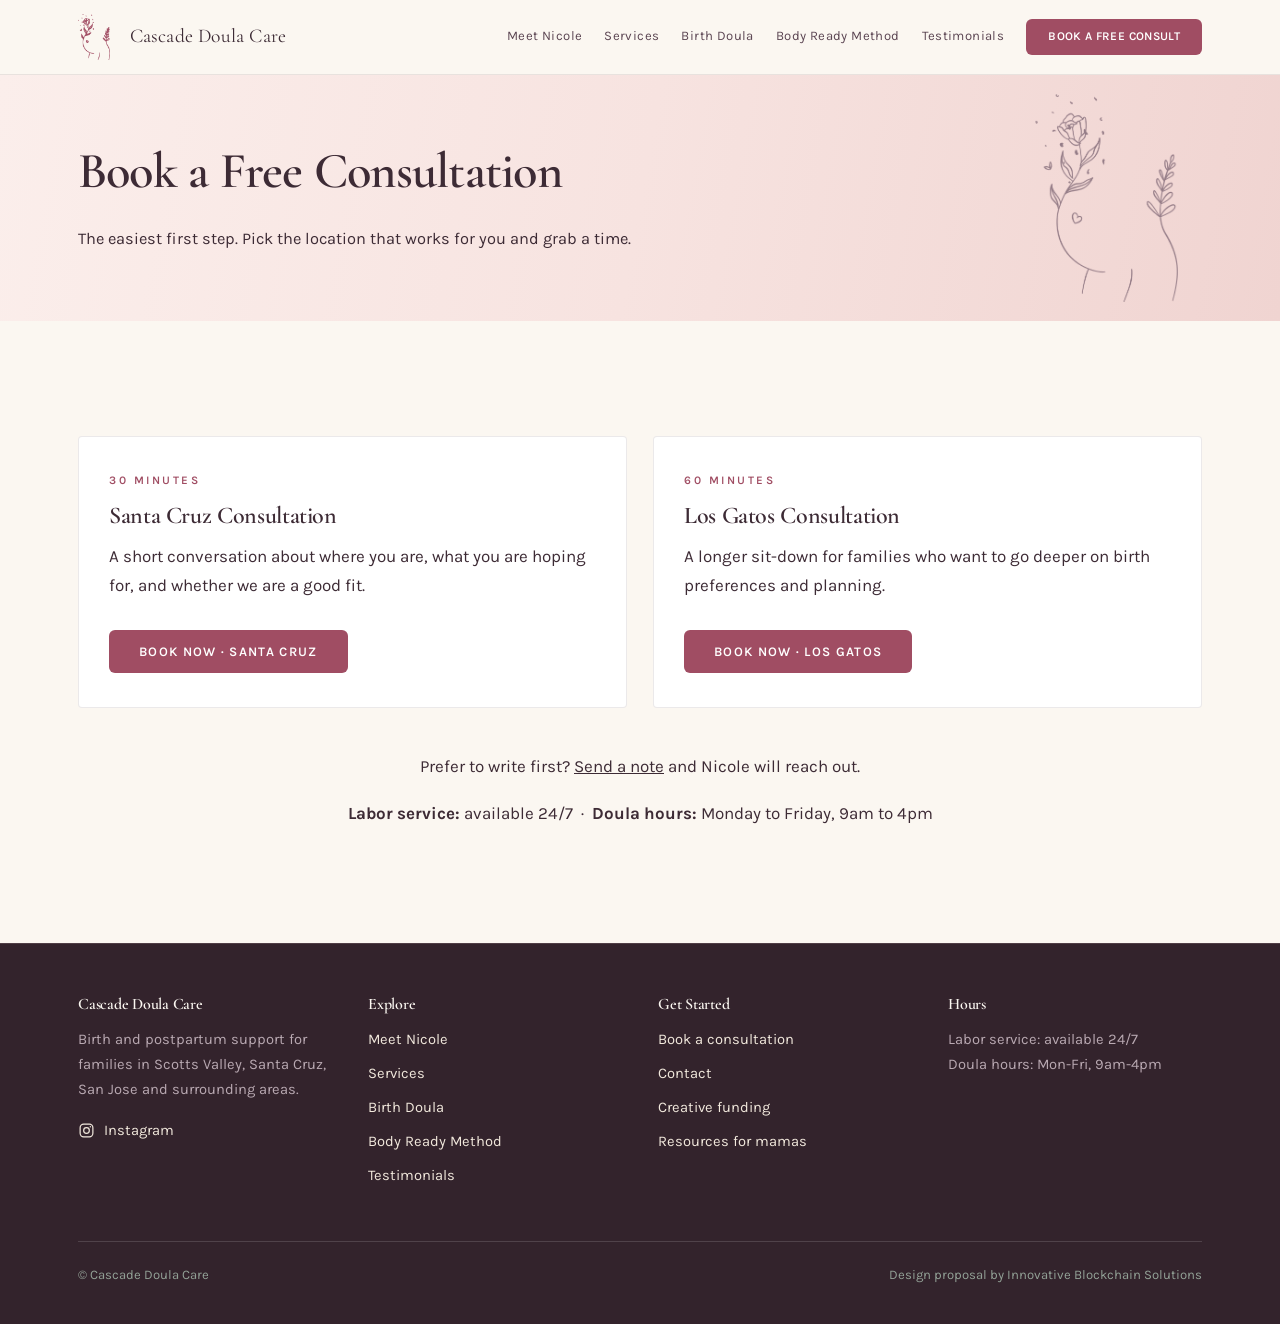
<file: consultation/index.html>
<!DOCTYPE html>
<html lang="en">
<head>
<meta charset="utf-8">
<meta name="viewport" content="width=device-width, initial-scale=1">
<title>Consultation · Cascade Doula Care</title>
<meta name="description" content="Book a free consultation with Nicole in Santa&nbsp;Cruz or Los&nbsp;Gatos.">
<meta name="robots" content="noindex, nofollow">
<link rel="icon" href="../assets/img/favicon.png">
<link rel="preconnect" href="https://fonts.googleapis.com">
<link rel="preconnect" href="https://fonts.gstatic.com" crossorigin>
<link href="https://fonts.googleapis.com/css2?family=Cormorant+Garamond:wght@300;400;500;600;700&family=Karla:wght@400;500;600;700&display=swap" rel="stylesheet">
<link rel="stylesheet" href="../assets/css/site.css?v=20260819230118">
</head>
<body>
<header class="site-header">
  <div class="wrap">
    <a class="brand" href="../"><img class="brand__mark" src="../assets/img/mark-clay.png" alt="" aria-hidden="true"><span>Cascade Doula Care</span></a>
    <button class="nav-toggle" data-nav-toggle aria-expanded="false" aria-controls="primary-nav">Menu</button>
    <nav class="nav" id="primary-nav">
      <a href="../about/">Meet Nicole</a>
      <a href="../services/">Services</a>
      <a href="../services-packages/">Birth Doula</a>
      <a href="../body-ready-method/">Body Ready Method</a>
      <a href="../testimonials/">Testimonials</a>
      <a class="secondary" href="../creative-funding/">Creative Funding</a>
      <a class="secondary" href="../resources-for-mamas/">Resources</a>
      <a class="secondary" href="../consultation/" aria-current="page">Consultation</a>
      <a class="secondary" href="../contact/">Contact</a>
      <a class="btn" href="../consultation/">Book a free consult</a>
    </nav>
  </div>
</header>
<section class="hero hero--light hero--art hero--short">
  <div class="hero__media"><img src="../assets/img/line-2-soft.png" alt="" aria-hidden="true"></div>
  <div class="wrap">
    <div class="hero__inner">
      <h1>Book a Free Consultation</h1>
      <p class="lede">The easiest first step. Pick the location that works for you and grab a time.</p>
    </div>
  </div>
</section>
<section class="section">
  <div class="wrap">
    <div class="grid grid--2">
      <div class="card">
        <p class="eyebrow">30 minutes</p>
        <h3>Santa&nbsp;Cruz Consultation</h3>
        <p>A short conversation about where you are, what you are hoping for, and whether we are a good fit.</p>
        <div class="btn-row"><a class="btn" href="https://calendly.com/cascadedoulanl/30min" target="_blank" rel="noopener">Book now &middot; Santa&nbsp;Cruz</a></div>
      </div>
      <div class="card">
        <p class="eyebrow">60 minutes</p>
        <h3>Los&nbsp;Gatos Consultation</h3>
        <p>A longer sit-down for families who want to go deeper on birth preferences and planning.</p>
        <div class="btn-row"><a class="btn" href="https://calendly.com/cascadedoulanl/60-minute-consultation-clone" target="_blank" rel="noopener">Book now &middot; Los&nbsp;Gatos</a></div>
      </div>
    </div>
    <div class="wrap narrow" style="padding:0;margin-top:44px;text-align:center">
      <p>Prefer to write first? <a href="../contact/">Send a note</a> and Nicole will reach out.</p>
      <p><strong>Labor service:</strong> available 24/7 &nbsp;&middot;&nbsp; <strong>Doula hours:</strong> Monday to Friday, 9am to 4pm</p>
    </div>
  </div>
</section>
<footer class="site-footer">
  <div class="wrap">
    <div class="footer-grid">
      <div>
        <h4>Cascade Doula Care</h4>
        <p>Birth and postpartum support for families in Scotts&nbsp;Valley, Santa&nbsp;Cruz, San&nbsp;Jose and surrounding areas.</p>
        <p><a class="ig-link" href="https://www.instagram.com/doulanicolelakey/" target="_blank" rel="noopener"><svg class="ig-icon" viewBox="0 0 24 24" width="17" height="17" fill="none" stroke="currentColor" stroke-width="1.7" stroke-linecap="round" stroke-linejoin="round" aria-hidden="true"><rect x="3" y="3" width="18" height="18" rx="5"/><circle cx="12" cy="12" r="4"/><circle cx="17.4" cy="6.6" r="1" fill="currentColor" stroke="none"/></svg><span>Instagram</span></a></p>
      </div>
      <div>
        <h4>Explore</h4>
        <ul>
          <li><a href="../about/">Meet Nicole</a></li>
          <li><a href="../services/">Services</a></li>
          <li><a href="../services-packages/">Birth Doula</a></li>
          <li><a href="../body-ready-method/">Body Ready Method</a></li>
          <li><a href="../testimonials/">Testimonials</a></li>
        </ul>
      </div>
      <div>
        <h4>Get Started</h4>
        <ul>
          <li><a href="../consultation/">Book a consultation</a></li>
          <li><a href="../contact/">Contact</a></li>
          <li><a href="../creative-funding/">Creative funding</a></li>
          <li><a href="../resources-for-mamas/">Resources for mamas</a></li>
        </ul>
      </div>
      <div>
        <h4>Hours</h4>
        <p>Labor service: available 24/7<br>
        Doula hours: Mon-Fri, 9am-4pm</p>
      </div>
    </div>
    <div class="footer-bottom">
      <span>&copy; Cascade Doula Care</span>
      <span>Design proposal by Innovative Blockchain Solutions</span>
    </div>
  </div>
</footer>
<div class="sticky-cta">
  <a class="btn btn--ghost" href="../contact/">Send a note</a>
  <a class="btn" href="../consultation/">Book a consult</a>
</div>
<script src="../assets/js/site.js?v=20260819230118"></script>
</body>
</html>
</file>
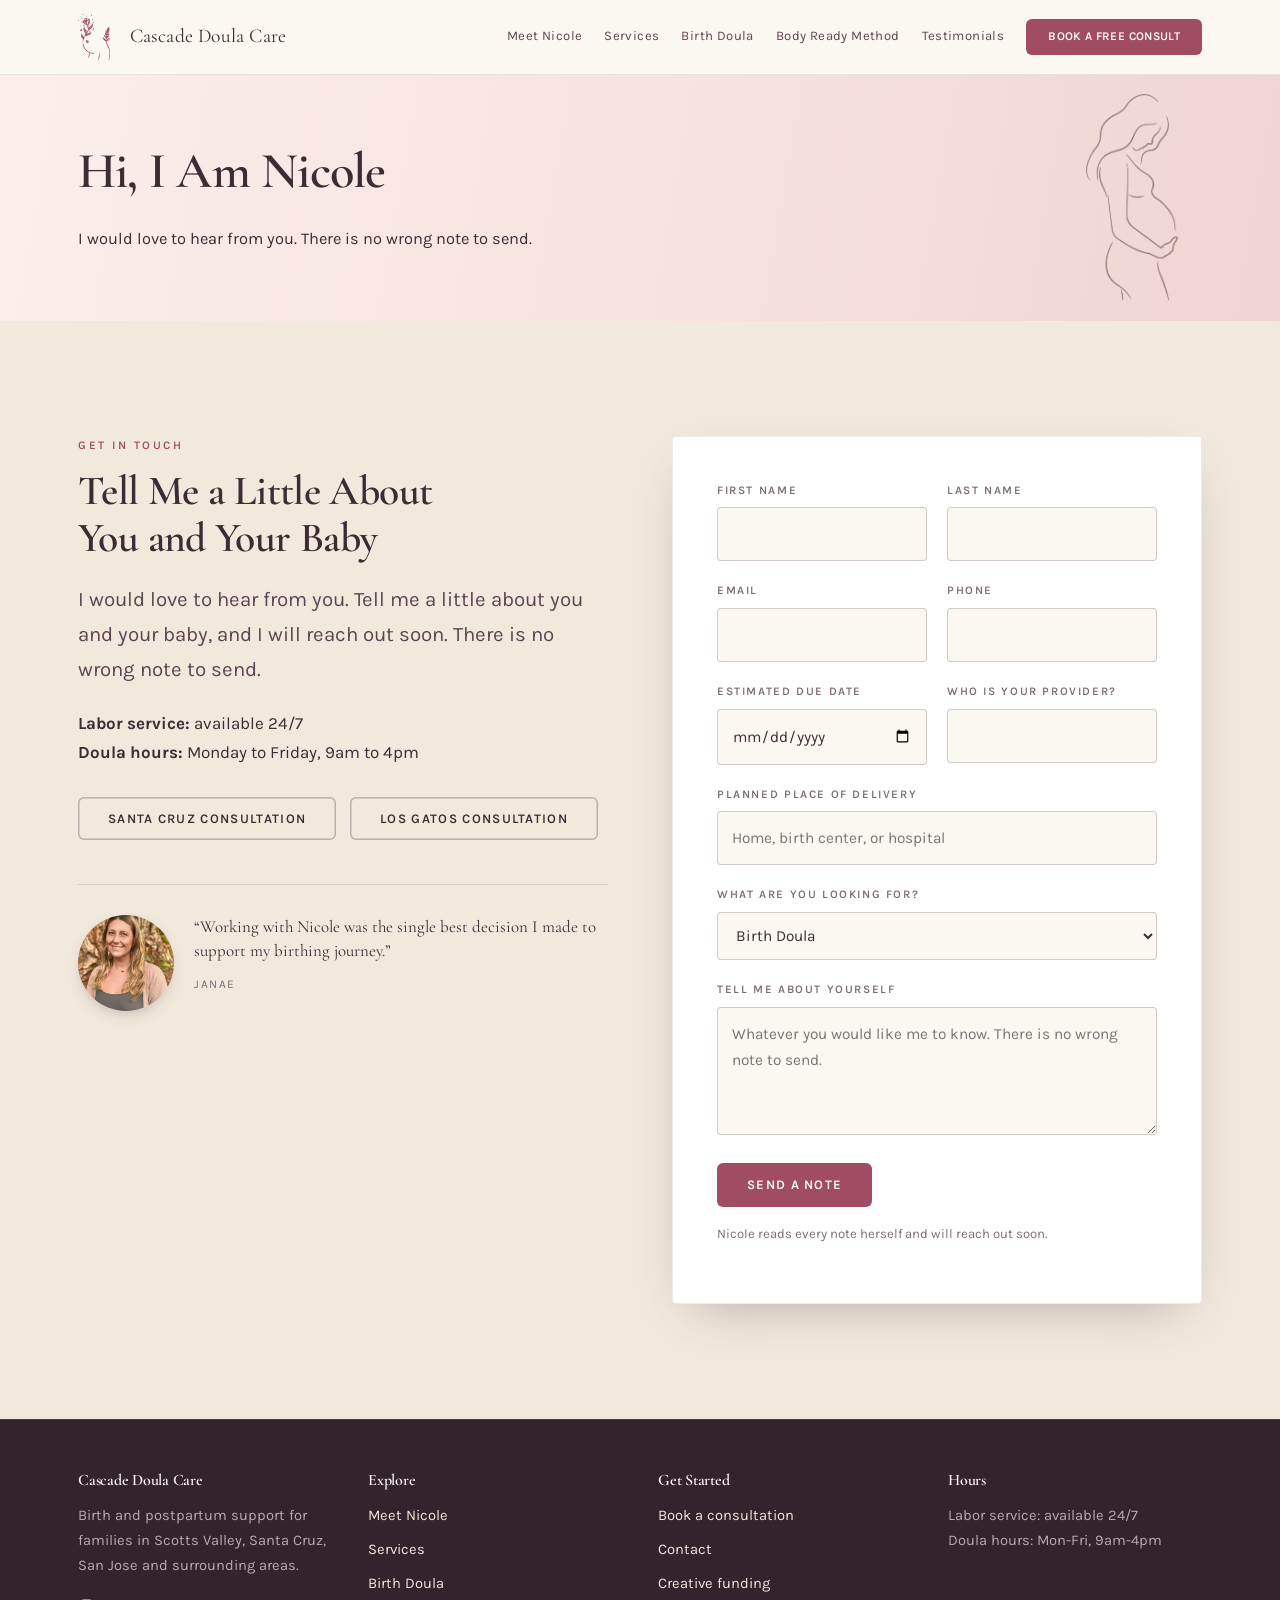
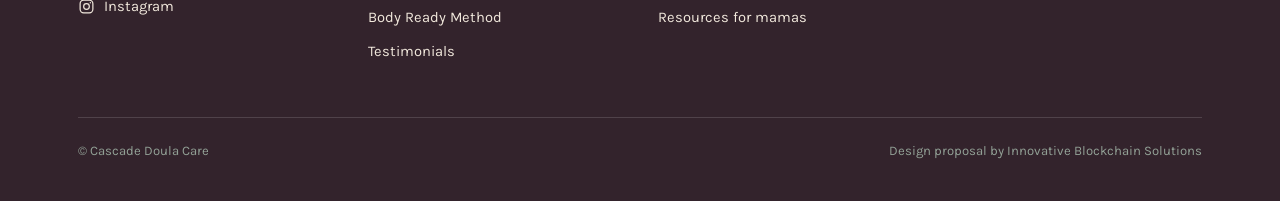
<file: contact/index.html>
<!DOCTYPE html>
<html lang="en">
<head>
<meta charset="utf-8">
<meta name="viewport" content="width=device-width, initial-scale=1">
<title>Contact · Cascade Doula Care</title>
<meta name="description" content="Send Nicole a note about you and your baby.">
<meta name="robots" content="noindex, nofollow">
<link rel="icon" href="../assets/img/favicon.png">
<link rel="preconnect" href="https://fonts.googleapis.com">
<link rel="preconnect" href="https://fonts.gstatic.com" crossorigin>
<link href="https://fonts.googleapis.com/css2?family=Cormorant+Garamond:wght@300;400;500;600;700&family=Karla:wght@400;500;600;700&display=swap" rel="stylesheet">
<link rel="stylesheet" href="../assets/css/site.css?v=20260819230118">
</head>
<body>
<header class="site-header">
  <div class="wrap">
    <a class="brand" href="../"><img class="brand__mark" src="../assets/img/mark-clay.png" alt="" aria-hidden="true"><span>Cascade Doula Care</span></a>
    <button class="nav-toggle" data-nav-toggle aria-expanded="false" aria-controls="primary-nav">Menu</button>
    <nav class="nav" id="primary-nav">
      <a href="../about/">Meet Nicole</a>
      <a href="../services/">Services</a>
      <a href="../services-packages/">Birth Doula</a>
      <a href="../body-ready-method/">Body Ready Method</a>
      <a href="../testimonials/">Testimonials</a>
      <a class="secondary" href="../creative-funding/">Creative Funding</a>
      <a class="secondary" href="../resources-for-mamas/">Resources</a>
      <a class="secondary" href="../consultation/">Consultation</a>
      <a class="secondary" href="../contact/" aria-current="page">Contact</a>
      <a class="btn" href="../consultation/">Book a free consult</a>
    </nav>
  </div>
</header>
<section class="hero hero--light hero--art hero--short">
  <div class="hero__media"><img src="../assets/img/line-3-soft.png" alt="" aria-hidden="true"></div>
  <div class="wrap">
    <div class="hero__inner">
      <h1>Hi, I Am Nicole</h1>
      <p class="lede">I would love to hear from you. There is no wrong note to send.</p>
    </div>
  </div>
</section>
<section class="section section--sand" id="contact-form">
  <div class="wrap">
    <div class="split split--top">
      <div>
        <p class="eyebrow">Get in touch</p>
        <h2>Tell Me a Little About You and Your Baby</h2>
        <p class="lede">I would love to hear from you. Tell me a little about you and your baby, and I will reach out soon. There is no wrong note to send.</p>
        <p><strong>Labor service:</strong> available 24/7<br><strong>Doula hours:</strong> Monday to Friday, 9am to 4pm</p>
        <div class="btn-row">
          <a class="btn btn--ghost" href="https://calendly.com/cascadedoulanl/30min" target="_blank" rel="noopener">Santa&nbsp;Cruz consultation</a>
          <a class="btn btn--ghost" href="https://calendly.com/cascadedoulanl/60-minute-consultation-clone" target="_blank" rel="noopener">Los&nbsp;Gatos consultation</a>
        </div>
        <div class="form-aside"><img class="form-aside__photo" src="../assets/img/nicole.jpg" alt="Nicole Lakey"><div><blockquote>&ldquo;Working with Nicole was the single best decision I made to support my birthing journey.&rdquo;</blockquote><cite>Janae</cite></div></div>
      </div>
      <div class="form-panel">
        <form data-demo-form novalidate>
      <div class="field-row">
        <div class="field"><label for="fn">First name</label><input id="fn" name="first_name" type="text" autocomplete="given-name"></div>
        <div class="field"><label for="ln">Last name</label><input id="ln" name="last_name" type="text" autocomplete="family-name"></div>
      </div>
      <div class="field-row">
        <div class="field"><label for="em">Email</label><input id="em" name="email" type="email" autocomplete="email"></div>
        <div class="field"><label for="ph">Phone</label><input id="ph" name="phone" type="tel" autocomplete="tel"></div>
      </div>
      <div class="field-row">
        <div class="field"><label for="due">Estimated due date</label><input id="due" name="due_date" type="date"></div>
        <div class="field"><label for="prov">Who is your provider?</label><input id="prov" name="provider" type="text"></div>
      </div>
      <div class="field"><label for="place">Planned place of delivery</label><input id="place" name="place" type="text" placeholder="Home, birth center, or hospital"></div>
      <div class="field">
        <label for="want">What are you looking for?</label>
        <select id="want" name="looking_for">
          <option>Birth Doula</option>
          <option>One on One Virtual Support</option>
          <option>Childbirth Education Classes</option>
          <option>Doula to Doula (Mentorship)</option>
          <option>Body Ready Method</option>
          <option>Not sure yet</option>
        </select>
      </div>
      <div class="field"><label for="tell">Tell me about yourself</label><textarea id="tell" name="about" placeholder="Whatever you would like me to know. There is no wrong note to send."></textarea></div>
      <button class="btn" type="submit">Send a note</button>
      <p class="form-note">Nicole reads every note herself and will reach out soon.</p>
      <div class="form-status" tabindex="-1">This is a design proposal, so the form is not connected yet. On the real site this would reach Nicole directly.</div>
        </form>
      </div>
    </div>
  </div>
</section>
<footer class="site-footer">
  <div class="wrap">
    <div class="footer-grid">
      <div>
        <h4>Cascade Doula Care</h4>
        <p>Birth and postpartum support for families in Scotts&nbsp;Valley, Santa&nbsp;Cruz, San&nbsp;Jose and surrounding areas.</p>
        <p><a class="ig-link" href="https://www.instagram.com/doulanicolelakey/" target="_blank" rel="noopener"><svg class="ig-icon" viewBox="0 0 24 24" width="17" height="17" fill="none" stroke="currentColor" stroke-width="1.7" stroke-linecap="round" stroke-linejoin="round" aria-hidden="true"><rect x="3" y="3" width="18" height="18" rx="5"/><circle cx="12" cy="12" r="4"/><circle cx="17.4" cy="6.6" r="1" fill="currentColor" stroke="none"/></svg><span>Instagram</span></a></p>
      </div>
      <div>
        <h4>Explore</h4>
        <ul>
          <li><a href="../about/">Meet Nicole</a></li>
          <li><a href="../services/">Services</a></li>
          <li><a href="../services-packages/">Birth Doula</a></li>
          <li><a href="../body-ready-method/">Body Ready Method</a></li>
          <li><a href="../testimonials/">Testimonials</a></li>
        </ul>
      </div>
      <div>
        <h4>Get Started</h4>
        <ul>
          <li><a href="../consultation/">Book a consultation</a></li>
          <li><a href="../contact/">Contact</a></li>
          <li><a href="../creative-funding/">Creative funding</a></li>
          <li><a href="../resources-for-mamas/">Resources for mamas</a></li>
        </ul>
      </div>
      <div>
        <h4>Hours</h4>
        <p>Labor service: available 24/7<br>
        Doula hours: Mon-Fri, 9am-4pm</p>
      </div>
    </div>
    <div class="footer-bottom">
      <span>&copy; Cascade Doula Care</span>
      <span>Design proposal by Innovative Blockchain Solutions</span>
    </div>
  </div>
</footer>
<div class="sticky-cta">
  <a class="btn btn--ghost" href="../contact/">Send a note</a>
  <a class="btn" href="../consultation/">Book a consult</a>
</div>
<script src="../assets/js/site.js?v=20260819230118"></script>
</body>
</html>
</file>
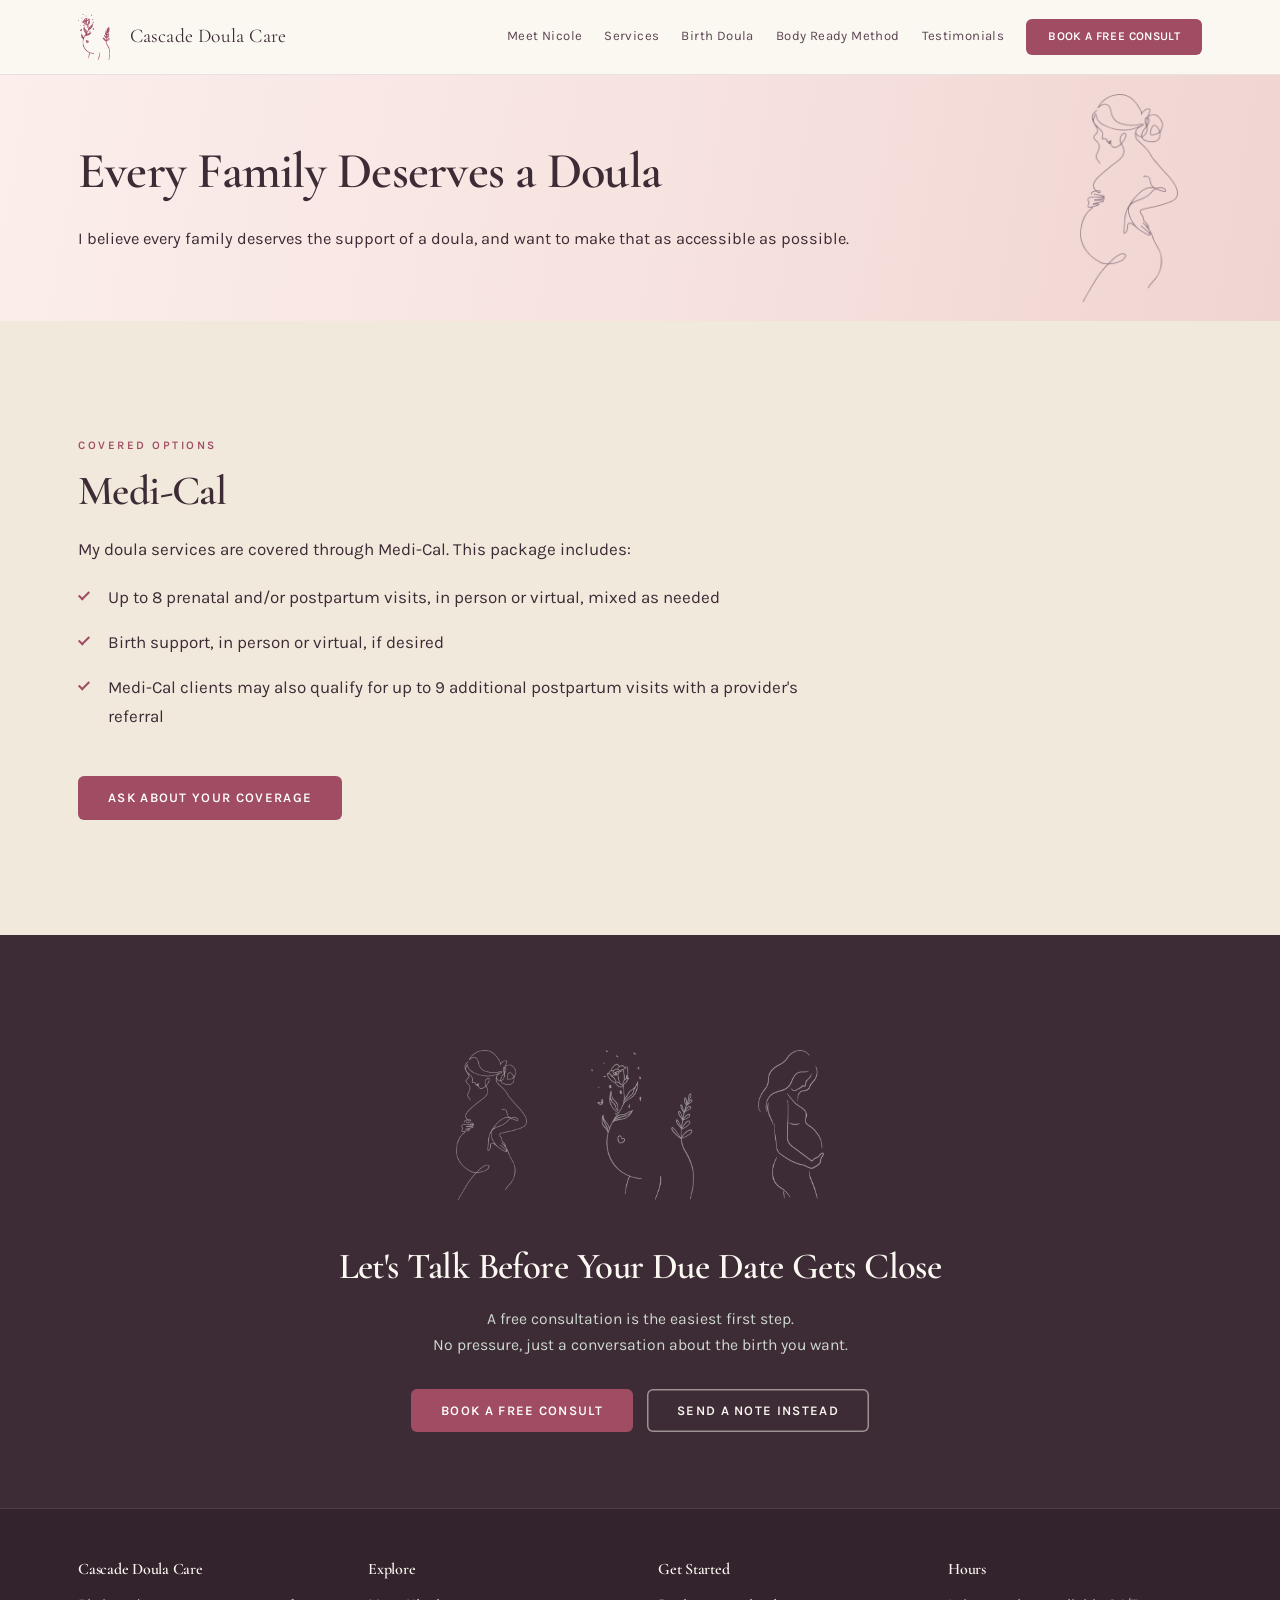
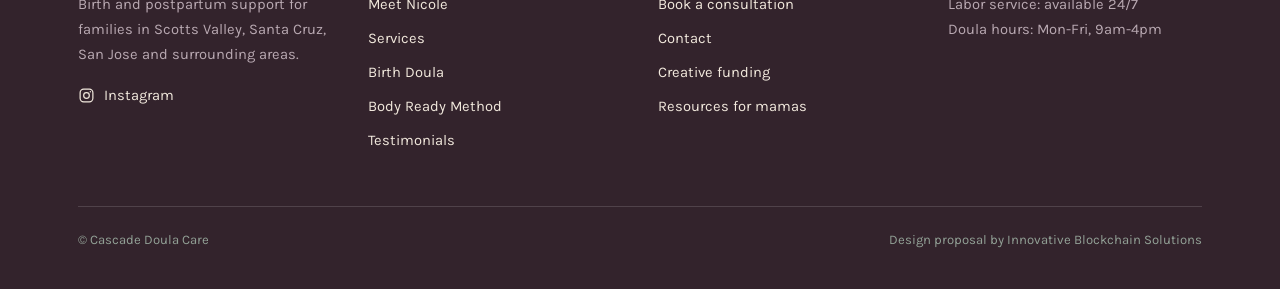
<file: creative-funding/index.html>
<!DOCTYPE html>
<html lang="en">
<head>
<meta charset="utf-8">
<meta name="viewport" content="width=device-width, initial-scale=1">
<title>Creative Funding · Cascade Doula Care</title>
<meta name="description" content="FSA/HSA, insurance, employer benefits, registries, and Medi-Cal coverage for doula care.">
<meta name="robots" content="noindex, nofollow">
<link rel="icon" href="../assets/img/favicon.png">
<link rel="preconnect" href="https://fonts.googleapis.com">
<link rel="preconnect" href="https://fonts.gstatic.com" crossorigin>
<link href="https://fonts.googleapis.com/css2?family=Cormorant+Garamond:wght@300;400;500;600;700&family=Karla:wght@400;500;600;700&display=swap" rel="stylesheet">
<link rel="stylesheet" href="../assets/css/site.css?v=20260819230118">
</head>
<body>
<header class="site-header">
  <div class="wrap">
    <a class="brand" href="../"><img class="brand__mark" src="../assets/img/mark-clay.png" alt="" aria-hidden="true"><span>Cascade Doula Care</span></a>
    <button class="nav-toggle" data-nav-toggle aria-expanded="false" aria-controls="primary-nav">Menu</button>
    <nav class="nav" id="primary-nav">
      <a href="../about/">Meet Nicole</a>
      <a href="../services/">Services</a>
      <a href="../services-packages/">Birth Doula</a>
      <a href="../body-ready-method/">Body Ready Method</a>
      <a href="../testimonials/">Testimonials</a>
      <a class="secondary" href="../creative-funding/" aria-current="page">Creative Funding</a>
      <a class="secondary" href="../resources-for-mamas/">Resources</a>
      <a class="secondary" href="../consultation/">Consultation</a>
      <a class="secondary" href="../contact/">Contact</a>
      <a class="btn" href="../consultation/">Book a free consult</a>
    </nav>
  </div>
</header>
<section class="hero hero--light hero--art hero--short">
  <div class="hero__media"><img src="../assets/img/line-1-soft.png" alt="" aria-hidden="true"></div>
  <div class="wrap">
    <div class="hero__inner">
      <h1>Every Family Deserves a Doula</h1>
      <p class="lede">I believe every family deserves the support of a doula, and want to make that as accessible as possible.</p>
    </div>
  </div>
</section>
<section class="section section--sand">
  <div class="wrap narrow narrow--flush">
    <p class="eyebrow">Covered options</p>
    <h2>Medi-Cal</h2>
    <p>My doula services are covered through Medi-Cal. This package includes:</p>
    <ul class="checklist">
      <li>Up to 8 prenatal and/or postpartum visits, in person or virtual, mixed as needed</li>
      <li>Birth support, in person or virtual, if desired</li>
      <li>Medi-Cal clients may also qualify for up to 9 additional postpartum visits with a provider's referral</li>
    </ul>
    <div class="btn-row"><a class="btn" href="../contact/">Ask about your coverage</a></div>
  </div>
</section>
<section class="section section--ink">
  <div class="wrap narrow" style="text-align:center">
    <div class="motifs">
      <img src="../assets/img/line-1.png" alt="" aria-hidden="true">
      <img src="../assets/img/line-2.png" alt="" aria-hidden="true">
      <img src="../assets/img/line-3.png" alt="" aria-hidden="true">
    </div>
    <h2>Let's Talk Before Your Due Date Gets Close</h2>
    <p class="lede">A free consultation is the easiest first step.<br class="br-wide"> No pressure, just a conversation about the birth you want.</p>
    <div class="btn-row" style="justify-content:center">
      <a class="btn" href="../consultation/">Book a free consult</a>
      <a class="btn btn--ghost" href="../contact/">Send a note instead</a>
    </div>
  </div>
</section>
<footer class="site-footer">
  <div class="wrap">
    <div class="footer-grid">
      <div>
        <h4>Cascade Doula Care</h4>
        <p>Birth and postpartum support for families in Scotts&nbsp;Valley, Santa&nbsp;Cruz, San&nbsp;Jose and surrounding areas.</p>
        <p><a class="ig-link" href="https://www.instagram.com/doulanicolelakey/" target="_blank" rel="noopener"><svg class="ig-icon" viewBox="0 0 24 24" width="17" height="17" fill="none" stroke="currentColor" stroke-width="1.7" stroke-linecap="round" stroke-linejoin="round" aria-hidden="true"><rect x="3" y="3" width="18" height="18" rx="5"/><circle cx="12" cy="12" r="4"/><circle cx="17.4" cy="6.6" r="1" fill="currentColor" stroke="none"/></svg><span>Instagram</span></a></p>
      </div>
      <div>
        <h4>Explore</h4>
        <ul>
          <li><a href="../about/">Meet Nicole</a></li>
          <li><a href="../services/">Services</a></li>
          <li><a href="../services-packages/">Birth Doula</a></li>
          <li><a href="../body-ready-method/">Body Ready Method</a></li>
          <li><a href="../testimonials/">Testimonials</a></li>
        </ul>
      </div>
      <div>
        <h4>Get Started</h4>
        <ul>
          <li><a href="../consultation/">Book a consultation</a></li>
          <li><a href="../contact/">Contact</a></li>
          <li><a href="../creative-funding/">Creative funding</a></li>
          <li><a href="../resources-for-mamas/">Resources for mamas</a></li>
        </ul>
      </div>
      <div>
        <h4>Hours</h4>
        <p>Labor service: available 24/7<br>
        Doula hours: Mon-Fri, 9am-4pm</p>
      </div>
    </div>
    <div class="footer-bottom">
      <span>&copy; Cascade Doula Care</span>
      <span>Design proposal by Innovative Blockchain Solutions</span>
    </div>
  </div>
</footer>
<div class="sticky-cta">
  <a class="btn btn--ghost" href="../contact/">Send a note</a>
  <a class="btn" href="../consultation/">Book a consult</a>
</div>
<script src="../assets/js/site.js?v=20260819230118"></script>
</body>
</html>
</file>
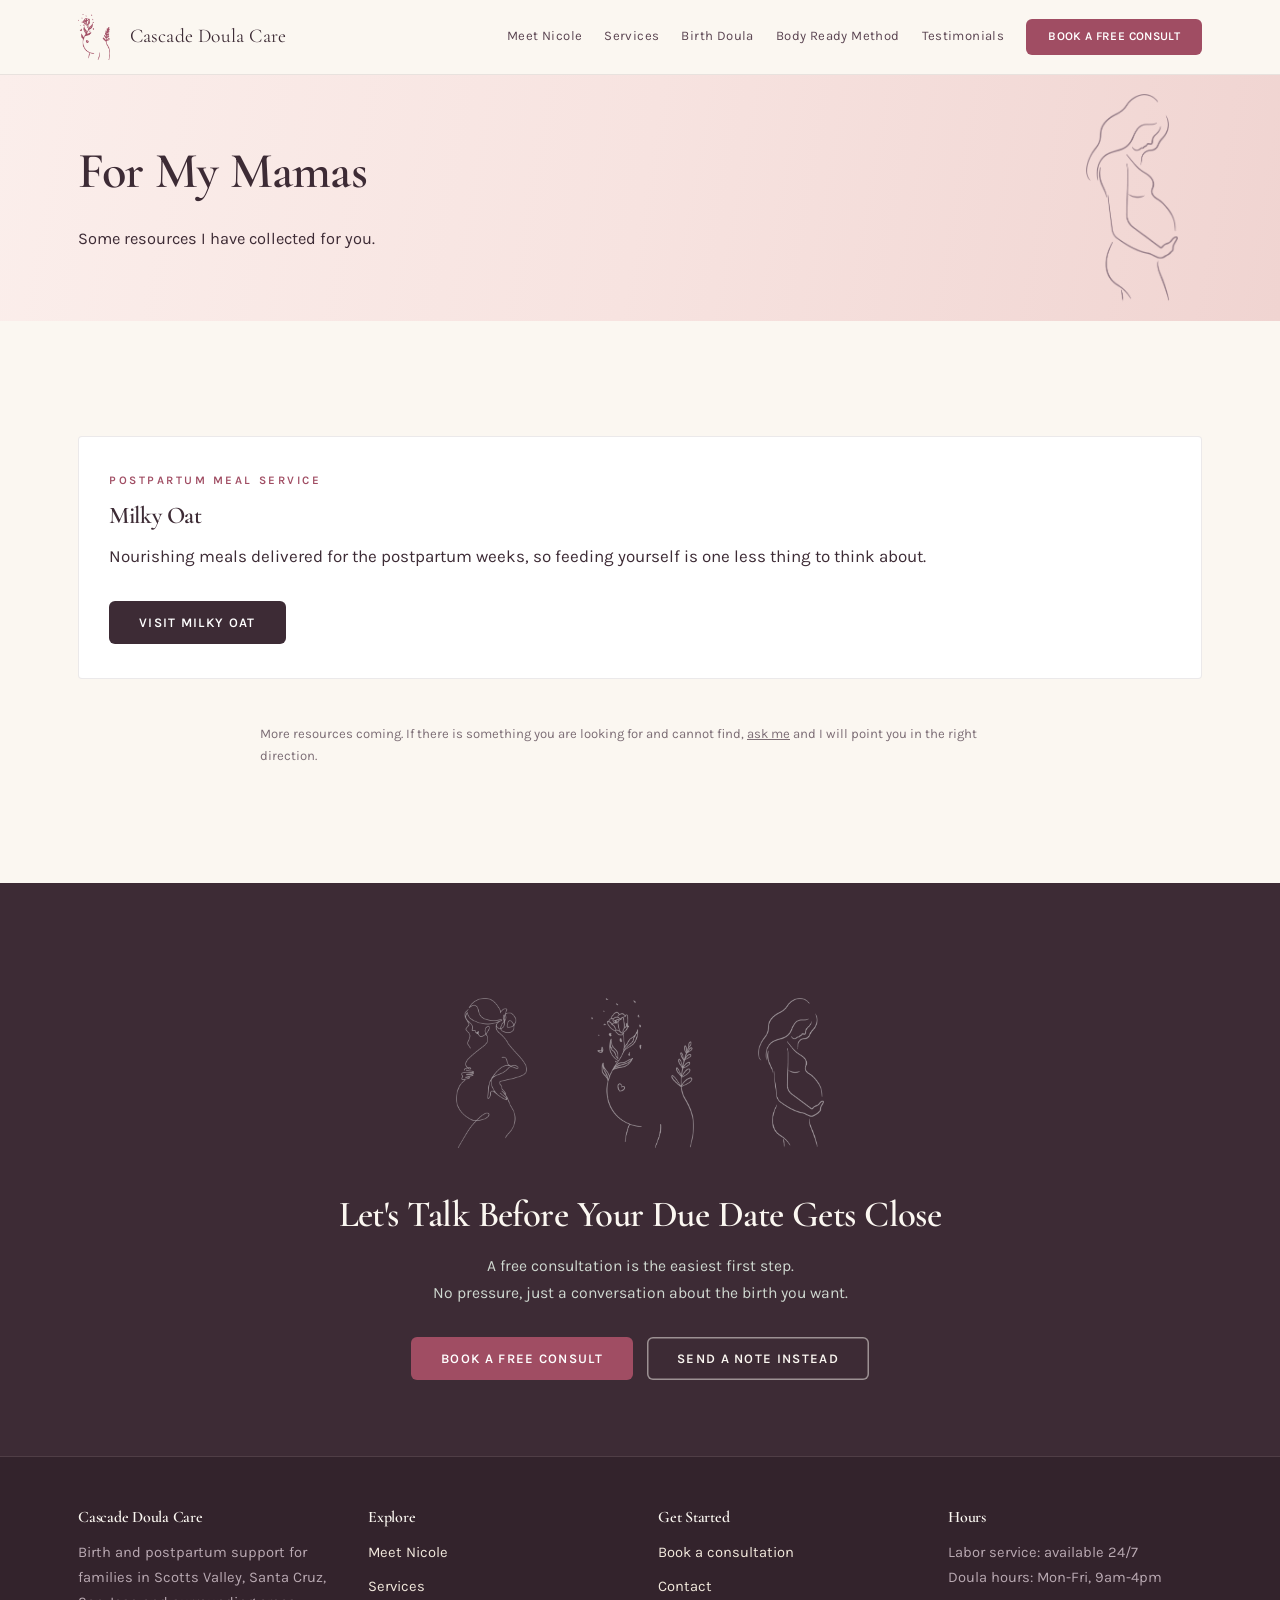
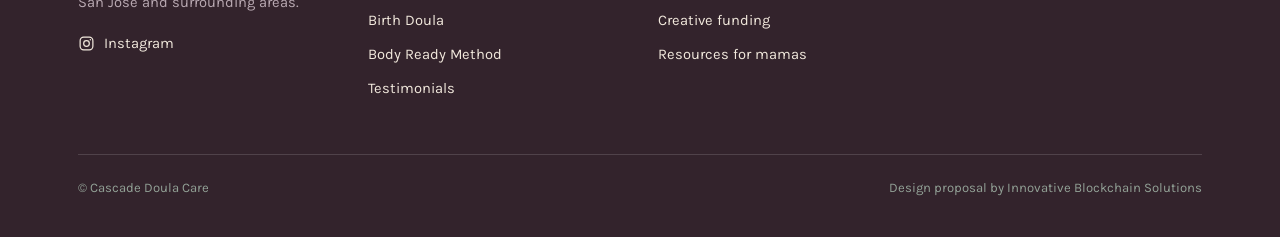
<file: resources-for-mamas/index.html>
<!DOCTYPE html>
<html lang="en">
<head>
<meta charset="utf-8">
<meta name="viewport" content="width=device-width, initial-scale=1">
<title>Resources for Mamas · Cascade Doula Care</title>
<meta name="description" content="Resources Nicole has collected for the families she works with.">
<meta name="robots" content="noindex, nofollow">
<link rel="icon" href="../assets/img/favicon.png">
<link rel="preconnect" href="https://fonts.googleapis.com">
<link rel="preconnect" href="https://fonts.gstatic.com" crossorigin>
<link href="https://fonts.googleapis.com/css2?family=Cormorant+Garamond:wght@300;400;500;600;700&family=Karla:wght@400;500;600;700&display=swap" rel="stylesheet">
<link rel="stylesheet" href="../assets/css/site.css?v=20260819230118">
</head>
<body>
<header class="site-header">
  <div class="wrap">
    <a class="brand" href="../"><img class="brand__mark" src="../assets/img/mark-clay.png" alt="" aria-hidden="true"><span>Cascade Doula Care</span></a>
    <button class="nav-toggle" data-nav-toggle aria-expanded="false" aria-controls="primary-nav">Menu</button>
    <nav class="nav" id="primary-nav">
      <a href="../about/">Meet Nicole</a>
      <a href="../services/">Services</a>
      <a href="../services-packages/">Birth Doula</a>
      <a href="../body-ready-method/">Body Ready Method</a>
      <a href="../testimonials/">Testimonials</a>
      <a class="secondary" href="../creative-funding/">Creative Funding</a>
      <a class="secondary" href="../resources-for-mamas/" aria-current="page">Resources</a>
      <a class="secondary" href="../consultation/">Consultation</a>
      <a class="secondary" href="../contact/">Contact</a>
      <a class="btn" href="../consultation/">Book a free consult</a>
    </nav>
  </div>
</header>
<section class="hero hero--light hero--art hero--short">
  <div class="hero__media"><img src="../assets/img/line-3-soft.png" alt="" aria-hidden="true"></div>
  <div class="wrap">
    <div class="hero__inner">
      <h1>For My Mamas</h1>
      <p class="lede">Some resources I have collected for you.</p>
    </div>
  </div>
</section>
<section class="section">
  <div class="wrap">
    <div class="grid grid--3">
      <div class="card">
        <p class="eyebrow">Postpartum meal service</p>
        <h3>Milky Oat</h3>
        <p>Nourishing meals delivered for the postpartum weeks, so feeding yourself is one less thing to think about.</p>
        <div class="btn-row"><a class="btn btn--onlight-dark" href="https://milkyoat.com/?sca_ref=11078496.4bVqEYbNnwoih8Wh" target="_blank" rel="noopener">Visit Milky Oat</a></div>
      </div>
    </div>
    <div class="wrap narrow" style="padding:0;margin-top:44px">
      <p class="form-note">More resources coming. If there is something you are looking for and cannot find, <a href="../contact/">ask me</a> and I will point you in the right direction.</p>
    </div>
  </div>
</section>
<section class="section section--ink">
  <div class="wrap narrow" style="text-align:center">
    <div class="motifs">
      <img src="../assets/img/line-1.png" alt="" aria-hidden="true">
      <img src="../assets/img/line-2.png" alt="" aria-hidden="true">
      <img src="../assets/img/line-3.png" alt="" aria-hidden="true">
    </div>
    <h2>Let's Talk Before Your Due Date Gets Close</h2>
    <p class="lede">A free consultation is the easiest first step.<br class="br-wide"> No pressure, just a conversation about the birth you want.</p>
    <div class="btn-row" style="justify-content:center">
      <a class="btn" href="../consultation/">Book a free consult</a>
      <a class="btn btn--ghost" href="../contact/">Send a note instead</a>
    </div>
  </div>
</section>
<footer class="site-footer">
  <div class="wrap">
    <div class="footer-grid">
      <div>
        <h4>Cascade Doula Care</h4>
        <p>Birth and postpartum support for families in Scotts&nbsp;Valley, Santa&nbsp;Cruz, San&nbsp;Jose and surrounding areas.</p>
        <p><a class="ig-link" href="https://www.instagram.com/doulanicolelakey/" target="_blank" rel="noopener"><svg class="ig-icon" viewBox="0 0 24 24" width="17" height="17" fill="none" stroke="currentColor" stroke-width="1.7" stroke-linecap="round" stroke-linejoin="round" aria-hidden="true"><rect x="3" y="3" width="18" height="18" rx="5"/><circle cx="12" cy="12" r="4"/><circle cx="17.4" cy="6.6" r="1" fill="currentColor" stroke="none"/></svg><span>Instagram</span></a></p>
      </div>
      <div>
        <h4>Explore</h4>
        <ul>
          <li><a href="../about/">Meet Nicole</a></li>
          <li><a href="../services/">Services</a></li>
          <li><a href="../services-packages/">Birth Doula</a></li>
          <li><a href="../body-ready-method/">Body Ready Method</a></li>
          <li><a href="../testimonials/">Testimonials</a></li>
        </ul>
      </div>
      <div>
        <h4>Get Started</h4>
        <ul>
          <li><a href="../consultation/">Book a consultation</a></li>
          <li><a href="../contact/">Contact</a></li>
          <li><a href="../creative-funding/">Creative funding</a></li>
          <li><a href="../resources-for-mamas/">Resources for mamas</a></li>
        </ul>
      </div>
      <div>
        <h4>Hours</h4>
        <p>Labor service: available 24/7<br>
        Doula hours: Mon-Fri, 9am-4pm</p>
      </div>
    </div>
    <div class="footer-bottom">
      <span>&copy; Cascade Doula Care</span>
      <span>Design proposal by Innovative Blockchain Solutions</span>
    </div>
  </div>
</footer>
<div class="sticky-cta">
  <a class="btn btn--ghost" href="../contact/">Send a note</a>
  <a class="btn" href="../consultation/">Book a consult</a>
</div>
<script src="../assets/js/site.js?v=20260819230118"></script>
</body>
</html>
</file>
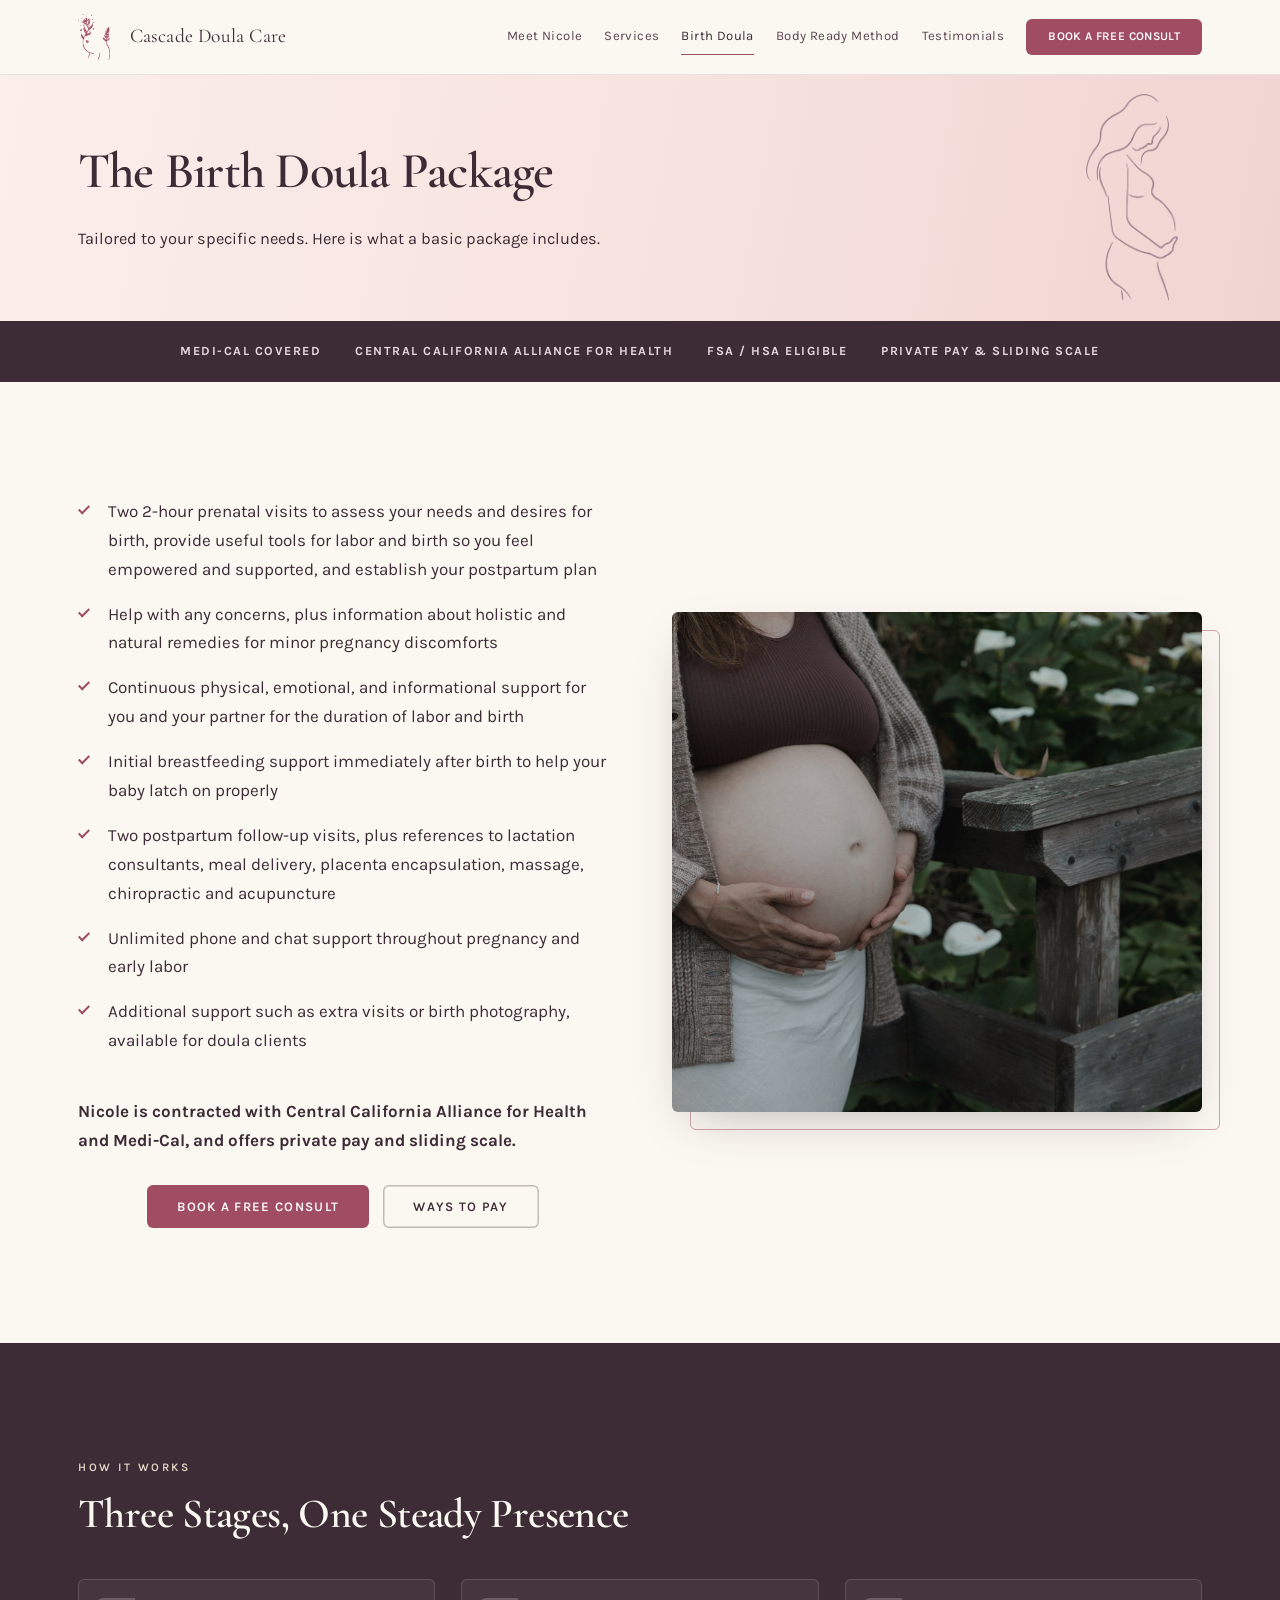
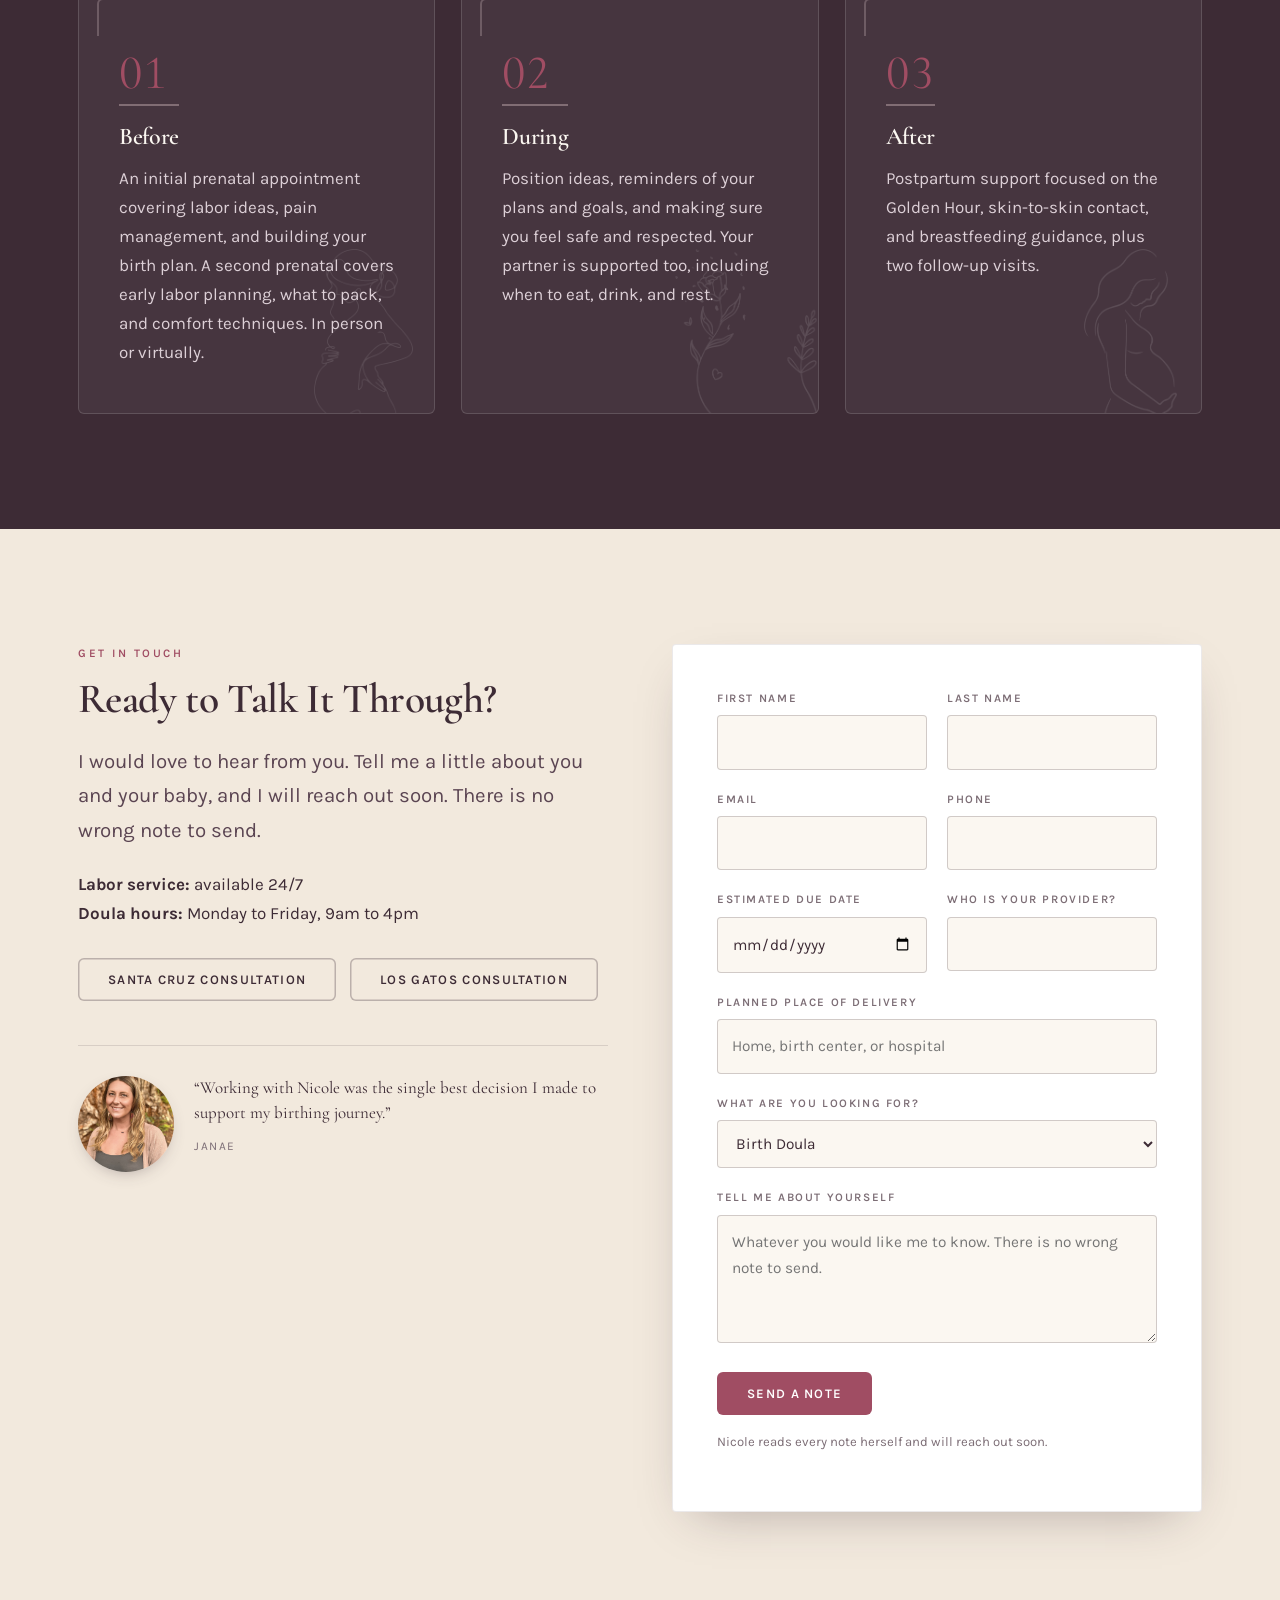
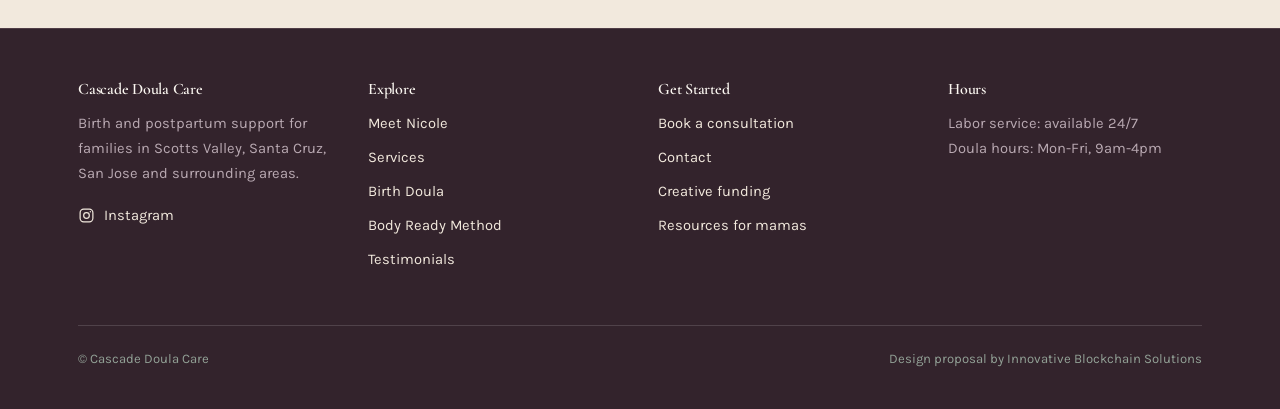
<file: services-packages/index.html>
<!DOCTYPE html>
<html lang="en">
<head>
<meta charset="utf-8">
<meta name="viewport" content="width=device-width, initial-scale=1">
<title>Birth Doula · Cascade Doula Care</title>
<meta name="description" content="The birth doula package: prenatal visits, continuous labor support, and postpartum follow-up.">
<meta name="robots" content="noindex, nofollow">
<link rel="icon" href="../assets/img/favicon.png">
<link rel="preconnect" href="https://fonts.googleapis.com">
<link rel="preconnect" href="https://fonts.gstatic.com" crossorigin>
<link href="https://fonts.googleapis.com/css2?family=Cormorant+Garamond:wght@300;400;500;600;700&family=Karla:wght@400;500;600;700&display=swap" rel="stylesheet">
<link rel="stylesheet" href="../assets/css/site.css?v=20260819230118">
</head>
<body>
<header class="site-header">
  <div class="wrap">
    <a class="brand" href="../"><img class="brand__mark" src="../assets/img/mark-clay.png" alt="" aria-hidden="true"><span>Cascade Doula Care</span></a>
    <button class="nav-toggle" data-nav-toggle aria-expanded="false" aria-controls="primary-nav">Menu</button>
    <nav class="nav" id="primary-nav">
      <a href="../about/">Meet Nicole</a>
      <a href="../services/">Services</a>
      <a href="../services-packages/" aria-current="page">Birth Doula</a>
      <a href="../body-ready-method/">Body Ready Method</a>
      <a href="../testimonials/">Testimonials</a>
      <a class="secondary" href="../creative-funding/">Creative Funding</a>
      <a class="secondary" href="../resources-for-mamas/">Resources</a>
      <a class="secondary" href="../consultation/">Consultation</a>
      <a class="secondary" href="../contact/">Contact</a>
      <a class="btn" href="../consultation/">Book a free consult</a>
    </nav>
  </div>
</header>
<section class="hero hero--light hero--art hero--short">
  <div class="hero__media"><img src="../assets/img/line-3-soft.png" alt="" aria-hidden="true"></div>
  <div class="wrap">
    <div class="hero__inner">
      <h1>The Birth Doula Package</h1>
      <p class="lede">Tailored to your specific needs. Here is what a basic package includes.</p>
    </div>
  </div>
</section>
<div class="trust trust--dark">
  <div class="wrap">
    <ul>
      <li>Medi-Cal covered</li>
      <li>Central California Alliance for Health</li>
      <li>FSA / HSA eligible</li>
      <li>Private pay &amp; sliding scale</li>
    </ul>
  </div>
</div>
<section class="section">
  <div class="wrap">
    <div class="split split--fill">
      <div>
        <ul class="checklist">
          <li>Two 2-hour prenatal visits to assess your needs and desires for birth, provide useful tools for labor and birth so you feel empowered and supported, and establish your postpartum plan</li><li>Help with any concerns, plus information about holistic and natural remedies for minor pregnancy discomforts</li><li>Continuous physical, emotional, and informational support for you and your partner for the duration of labor and birth</li><li>Initial breastfeeding support immediately after birth to help your baby latch on properly</li><li>Two postpartum follow-up visits, plus references to lactation consultants, meal delivery, placenta encapsulation, massage, chiropractic and acupuncture</li><li>Unlimited phone and chat support throughout pregnancy and early labor</li><li>Additional support such as extra visits or birth photography, available for doula clients</li>
        </ul>
        <p style="margin-top:26px"><strong>Nicole is contracted with Central California Alliance for Health and Medi-Cal, and offers private pay and sliding scale.</strong></p>
        <div class="btn-row" style="justify-content:center"><a class="btn" href="../consultation/">Book a free consult</a><a class="btn btn--ghost" href="../creative-funding/">Ways to pay</a></div>
      </div>
      <div class="split__media"><img src="../assets/img/photo-garden.jpg" alt=""></div>
    </div>
  </div>
</section>

<section class="section section--ink">
  <div class="wrap">
    <p class="eyebrow">How it works</p>
    <h2 style="margin-bottom:1em">Three Stages, One Steady Presence</h2>
    <div class="grid grid--3">
      <div class="card card--feature card--num"><span class="card__num">01</span><h3>Before</h3><p>An initial prenatal appointment covering labor ideas, pain management, and building your birth plan. A second prenatal covers early labor planning, what to pack, and comfort techniques. In person or virtually.</p></div>
      <div class="card card--feature card--num"><span class="card__num">02</span><h3>During</h3><p>Position ideas, reminders of your plans and goals, and making sure you feel safe and respected. Your partner is supported too, including when to eat, drink, and rest.</p></div>
      <div class="card card--feature card--num"><span class="card__num">03</span><h3>After</h3><p>Postpartum support focused on the Golden Hour, skin-to-skin contact, and breastfeeding guidance, plus two follow-up visits.</p></div>
    </div>
  </div>
</section>
<section class="section section--sand" id="contact-form">
  <div class="wrap">
    <div class="split split--top">
      <div>
        <p class="eyebrow">Get in touch</p>
        <h2>Ready to Talk It Through?</h2>
        <p class="lede">I would love to hear from you. Tell me a little about you and your baby, and I will reach out soon. There is no wrong note to send.</p>
        <p><strong>Labor service:</strong> available 24/7<br><strong>Doula hours:</strong> Monday to Friday, 9am to 4pm</p>
        <div class="btn-row">
          <a class="btn btn--ghost" href="https://calendly.com/cascadedoulanl/30min" target="_blank" rel="noopener">Santa&nbsp;Cruz consultation</a>
          <a class="btn btn--ghost" href="https://calendly.com/cascadedoulanl/60-minute-consultation-clone" target="_blank" rel="noopener">Los&nbsp;Gatos consultation</a>
        </div>
        <div class="form-aside"><img class="form-aside__photo" src="../assets/img/nicole.jpg" alt="Nicole Lakey"><div><blockquote>&ldquo;Working with Nicole was the single best decision I made to support my birthing journey.&rdquo;</blockquote><cite>Janae</cite></div></div>
      </div>
      <div class="form-panel">
        <form data-demo-form novalidate>
      <div class="field-row">
        <div class="field"><label for="fn">First name</label><input id="fn" name="first_name" type="text" autocomplete="given-name"></div>
        <div class="field"><label for="ln">Last name</label><input id="ln" name="last_name" type="text" autocomplete="family-name"></div>
      </div>
      <div class="field-row">
        <div class="field"><label for="em">Email</label><input id="em" name="email" type="email" autocomplete="email"></div>
        <div class="field"><label for="ph">Phone</label><input id="ph" name="phone" type="tel" autocomplete="tel"></div>
      </div>
      <div class="field-row">
        <div class="field"><label for="due">Estimated due date</label><input id="due" name="due_date" type="date"></div>
        <div class="field"><label for="prov">Who is your provider?</label><input id="prov" name="provider" type="text"></div>
      </div>
      <div class="field"><label for="place">Planned place of delivery</label><input id="place" name="place" type="text" placeholder="Home, birth center, or hospital"></div>
      <div class="field">
        <label for="want">What are you looking for?</label>
        <select id="want" name="looking_for">
          <option>Birth Doula</option>
          <option>One on One Virtual Support</option>
          <option>Childbirth Education Classes</option>
          <option>Doula to Doula (Mentorship)</option>
          <option>Body Ready Method</option>
          <option>Not sure yet</option>
        </select>
      </div>
      <div class="field"><label for="tell">Tell me about yourself</label><textarea id="tell" name="about" placeholder="Whatever you would like me to know. There is no wrong note to send."></textarea></div>
      <button class="btn" type="submit">Send a note</button>
      <p class="form-note">Nicole reads every note herself and will reach out soon.</p>
      <div class="form-status" tabindex="-1">This is a design proposal, so the form is not connected yet. On the real site this would reach Nicole directly.</div>
        </form>
      </div>
    </div>
  </div>
</section>
<footer class="site-footer">
  <div class="wrap">
    <div class="footer-grid">
      <div>
        <h4>Cascade Doula Care</h4>
        <p>Birth and postpartum support for families in Scotts&nbsp;Valley, Santa&nbsp;Cruz, San&nbsp;Jose and surrounding areas.</p>
        <p><a class="ig-link" href="https://www.instagram.com/doulanicolelakey/" target="_blank" rel="noopener"><svg class="ig-icon" viewBox="0 0 24 24" width="17" height="17" fill="none" stroke="currentColor" stroke-width="1.7" stroke-linecap="round" stroke-linejoin="round" aria-hidden="true"><rect x="3" y="3" width="18" height="18" rx="5"/><circle cx="12" cy="12" r="4"/><circle cx="17.4" cy="6.6" r="1" fill="currentColor" stroke="none"/></svg><span>Instagram</span></a></p>
      </div>
      <div>
        <h4>Explore</h4>
        <ul>
          <li><a href="../about/">Meet Nicole</a></li>
          <li><a href="../services/">Services</a></li>
          <li><a href="../services-packages/">Birth Doula</a></li>
          <li><a href="../body-ready-method/">Body Ready Method</a></li>
          <li><a href="../testimonials/">Testimonials</a></li>
        </ul>
      </div>
      <div>
        <h4>Get Started</h4>
        <ul>
          <li><a href="../consultation/">Book a consultation</a></li>
          <li><a href="../contact/">Contact</a></li>
          <li><a href="../creative-funding/">Creative funding</a></li>
          <li><a href="../resources-for-mamas/">Resources for mamas</a></li>
        </ul>
      </div>
      <div>
        <h4>Hours</h4>
        <p>Labor service: available 24/7<br>
        Doula hours: Mon-Fri, 9am-4pm</p>
      </div>
    </div>
    <div class="footer-bottom">
      <span>&copy; Cascade Doula Care</span>
      <span>Design proposal by Innovative Blockchain Solutions</span>
    </div>
  </div>
</footer>
<div class="sticky-cta">
  <a class="btn btn--ghost" href="../contact/">Send a note</a>
  <a class="btn" href="../consultation/">Book a consult</a>
</div>
<script src="../assets/js/site.js?v=20260819230118"></script>
</body>
</html>
</file>
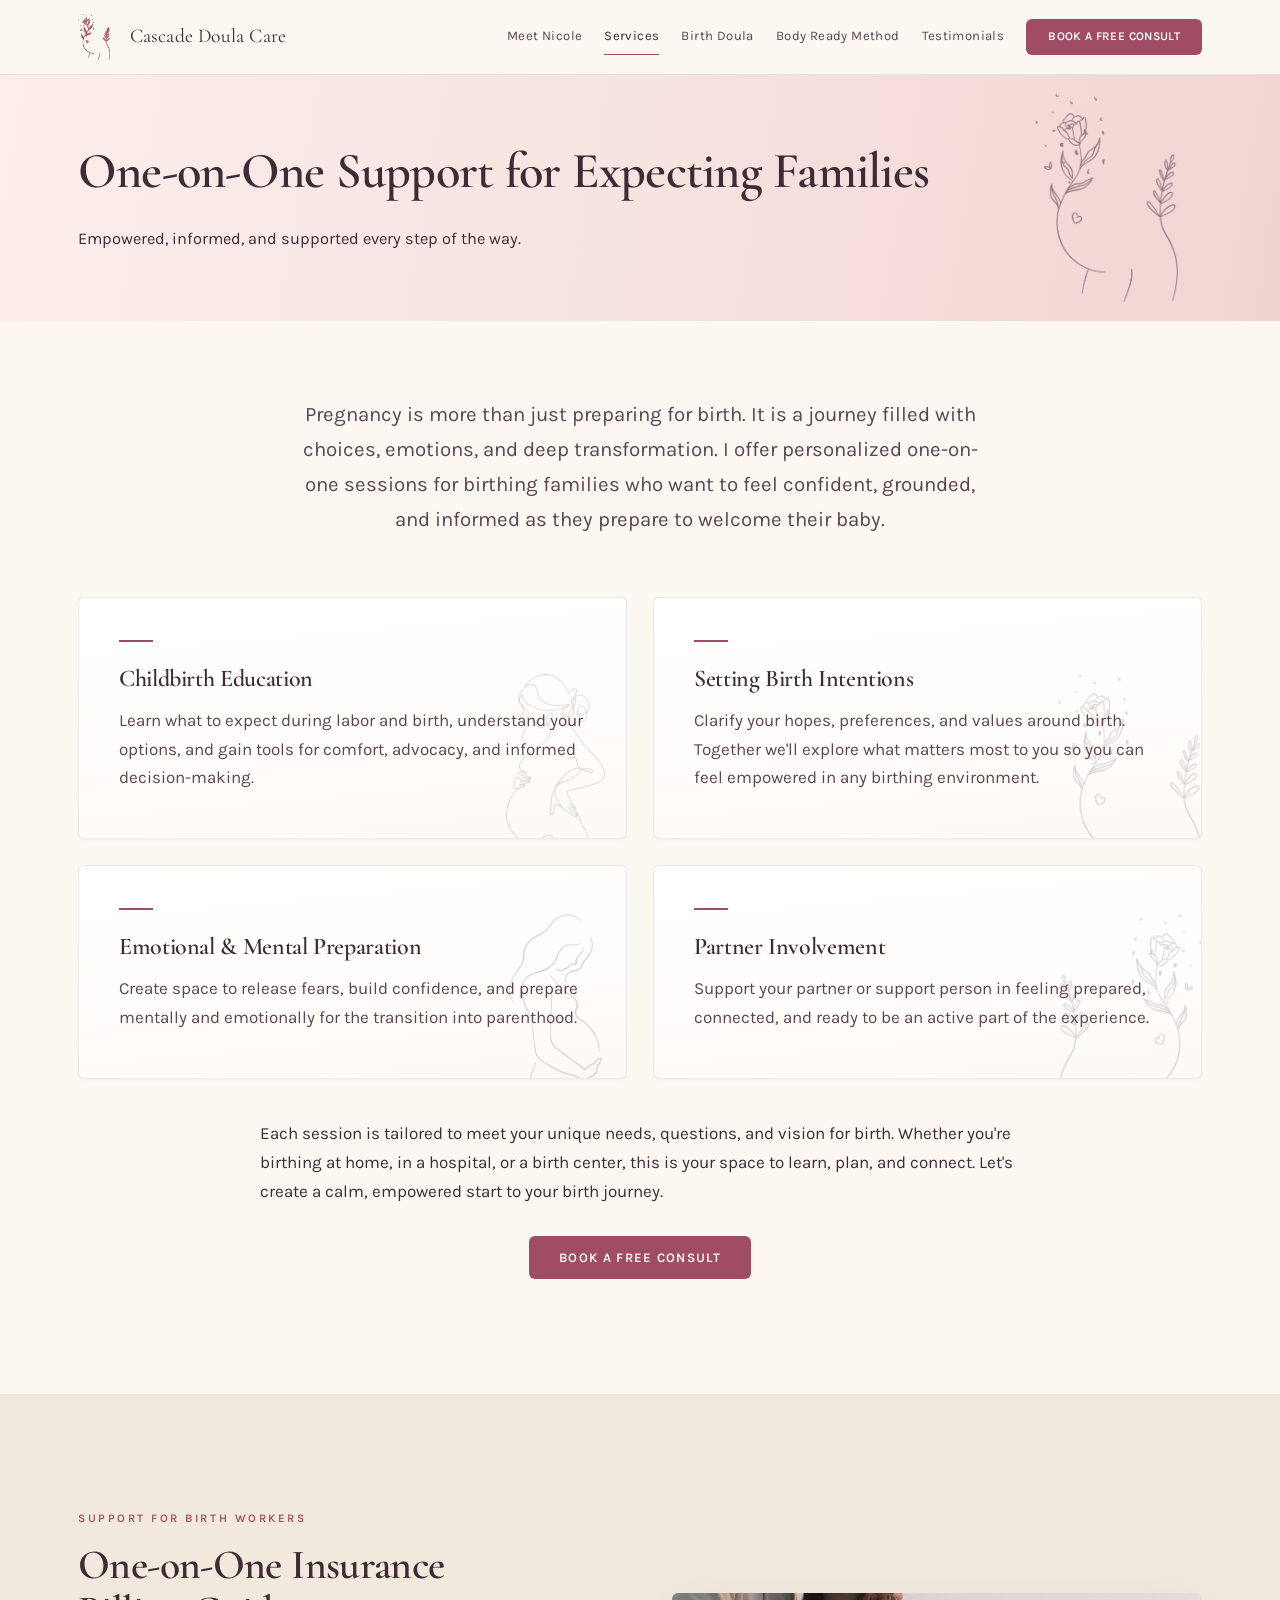
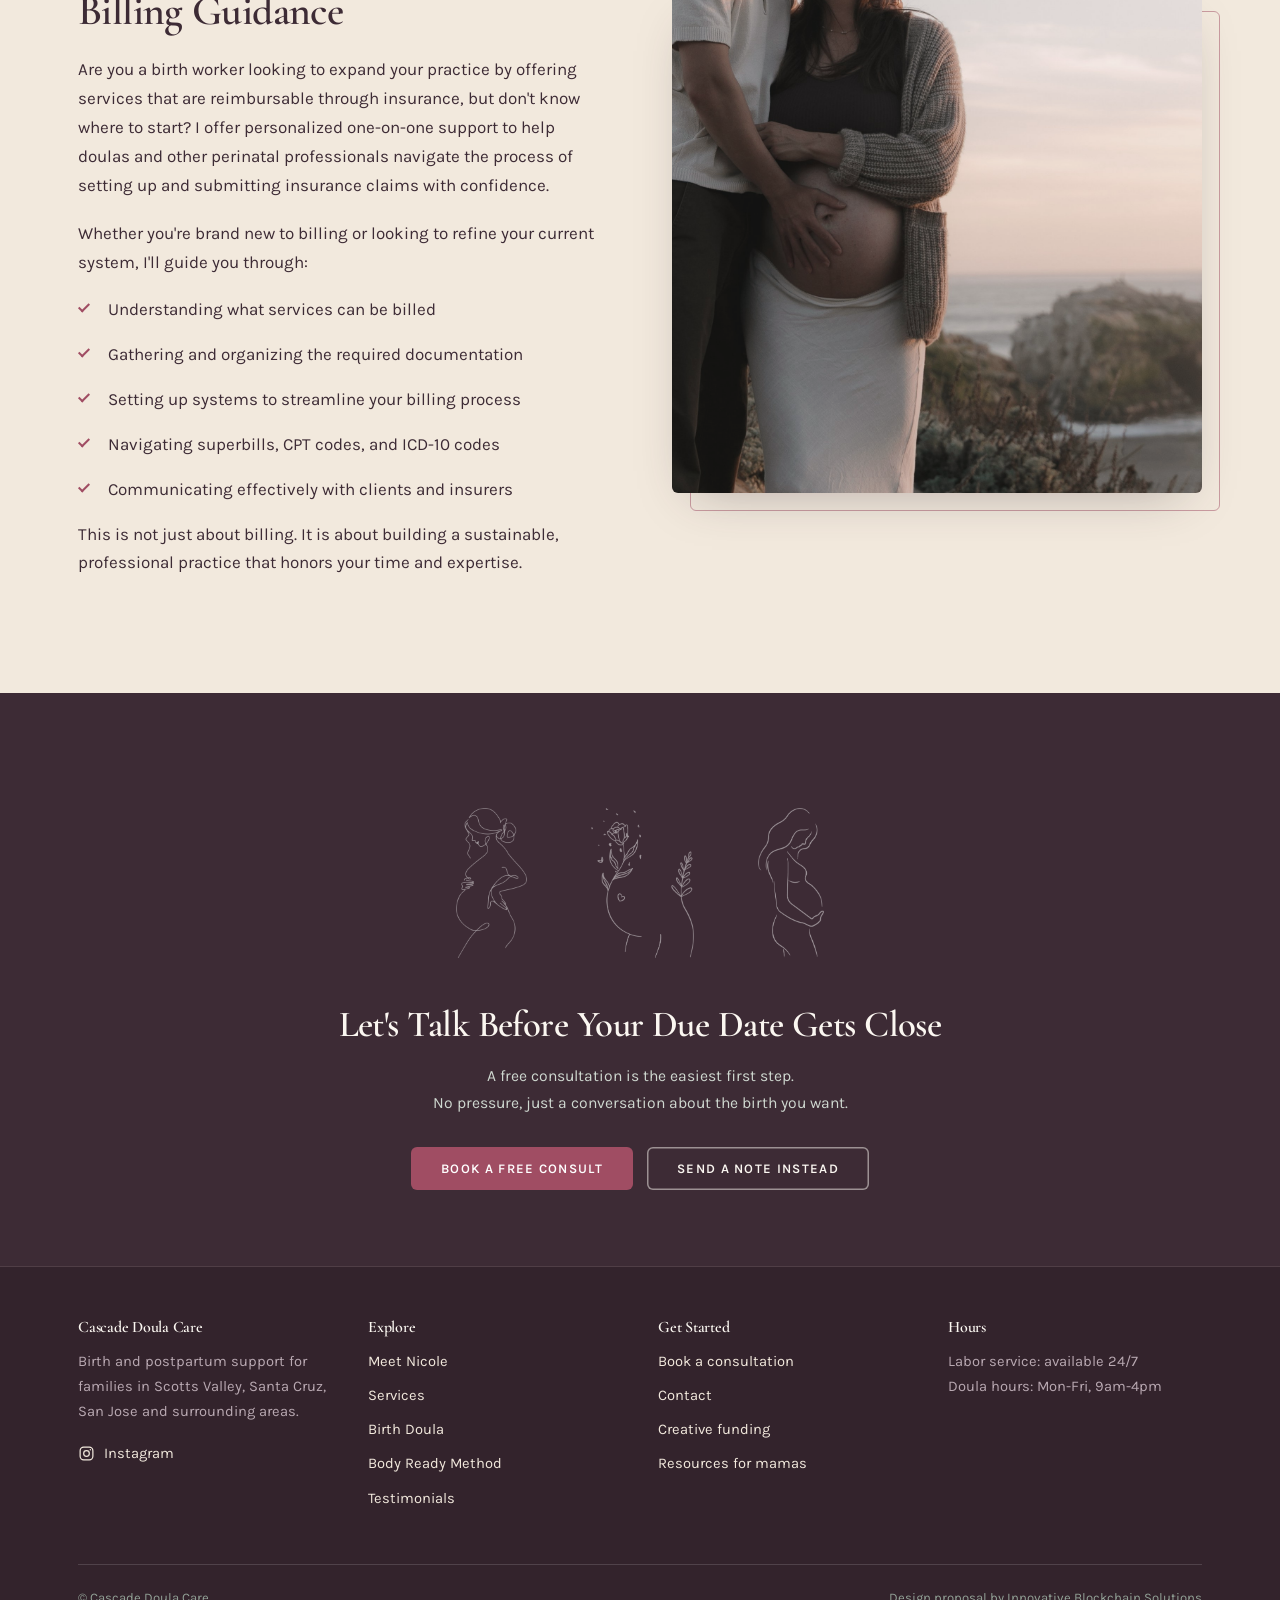
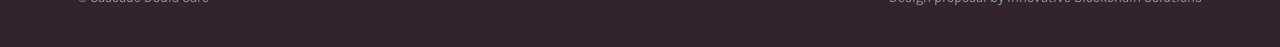
<file: services/index.html>
<!DOCTYPE html>
<html lang="en">
<head>
<meta charset="utf-8">
<meta name="viewport" content="width=device-width, initial-scale=1">
<title>Services · Cascade Doula Care</title>
<meta name="description" content="One-on-one support for expecting families, plus insurance billing guidance for birth workers.">
<meta name="robots" content="noindex, nofollow">
<link rel="icon" href="../assets/img/favicon.png">
<link rel="preconnect" href="https://fonts.googleapis.com">
<link rel="preconnect" href="https://fonts.gstatic.com" crossorigin>
<link href="https://fonts.googleapis.com/css2?family=Cormorant+Garamond:wght@300;400;500;600;700&family=Karla:wght@400;500;600;700&display=swap" rel="stylesheet">
<link rel="stylesheet" href="../assets/css/site.css?v=20260819230118">
</head>
<body>
<header class="site-header">
  <div class="wrap">
    <a class="brand" href="../"><img class="brand__mark" src="../assets/img/mark-clay.png" alt="" aria-hidden="true"><span>Cascade Doula Care</span></a>
    <button class="nav-toggle" data-nav-toggle aria-expanded="false" aria-controls="primary-nav">Menu</button>
    <nav class="nav" id="primary-nav">
      <a href="../about/">Meet Nicole</a>
      <a href="../services/" aria-current="page">Services</a>
      <a href="../services-packages/">Birth Doula</a>
      <a href="../body-ready-method/">Body Ready Method</a>
      <a href="../testimonials/">Testimonials</a>
      <a class="secondary" href="../creative-funding/">Creative Funding</a>
      <a class="secondary" href="../resources-for-mamas/">Resources</a>
      <a class="secondary" href="../consultation/">Consultation</a>
      <a class="secondary" href="../contact/">Contact</a>
      <a class="btn" href="../consultation/">Book a free consult</a>
    </nav>
  </div>
</header>
<section class="hero hero--light hero--art hero--short">
  <div class="hero__media"><img src="../assets/img/line-2-soft.png" alt="" aria-hidden="true"></div>
  <div class="wrap">
    <div class="hero__inner">
      <h1>One-on-One Support for Expecting Families</h1>
      <p class="lede">Empowered, informed, and supported every step of the way.</p>
    </div>
  </div>
</section>
<section class="section section--intro">
  <div class="wrap narrow">
    <p class="lede lede--center">Pregnancy is more than just preparing for birth. It is a journey filled with choices, emotions, and deep transformation. I offer personalized one-on-one sessions for birthing families who want to feel confident, grounded, and informed as they prepare to welcome their baby.</p>
  </div>
  <div class="wrap" style="margin-top:60px">
    <div class="grid grid--2 grid--duo">
      <div class="card card--feature"><h3>Childbirth Education</h3><p>Learn what to expect during labor and birth, understand your options, and gain tools for comfort, advocacy, and informed decision-making.</p></div>
      <div class="card card--feature"><h3>Setting Birth Intentions</h3><p>Clarify your hopes, preferences, and values around birth. Together we'll explore what matters most to you so you can feel empowered in any birthing environment.</p></div>
      <div class="card card--feature"><h3>Emotional &amp; Mental Preparation</h3><p>Create space to release fears, build confidence, and prepare mentally and emotionally for the transition into parenthood.</p></div>
      <div class="card card--feature"><h3>Partner Involvement</h3><p>Support your partner or support person in feeling prepared, connected, and ready to be an active part of the experience.</p></div>
    </div>
    <div class="wrap narrow" style="padding:0;margin-top:40px">
      <p>Each session is tailored to meet your unique needs, questions, and vision for birth. Whether you're birthing at home, in a hospital, or a birth center, this is your space to learn, plan, and connect. Let's create a calm, empowered start to your birth journey.</p>
      <div class="btn-row" style="justify-content:center"><a class="btn" href="../consultation/">Book a free consult</a></div>
    </div>
  </div>
</section>

<section class="section section--sand">
  <div class="wrap">
    <div class="split split--fill">
      <div>
        <p class="eyebrow">Support for birth workers</p>
        <h2>One-on-One Insurance Billing Guidance</h2>
        <p>Are you a birth worker looking to expand your practice by offering services that are reimbursable through insurance, but don't know where to start? I offer personalized one-on-one support to help doulas and other perinatal professionals navigate the process of setting up and submitting insurance claims with confidence.</p>
        <p>Whether you're brand new to billing or looking to refine your current system, I'll guide you through:</p>
        <ul class="checklist">
          <li>Understanding what services can be billed</li>
          <li>Gathering and organizing the required documentation</li>
          <li>Setting up systems to streamline your billing process</li>
          <li>Navigating superbills, CPT codes, and ICD-10 codes</li>
          <li>Communicating effectively with clients and insurers</li>
        </ul>
        <p>This is not just about billing. It is about building a sustainable, professional practice that honors your time and expertise.</p>
      </div>
      <div class="split__media"><img src="../assets/img/photo-couple.jpg" alt=""></div>
    </div>
  </div>
</section>
<section class="section section--ink">
  <div class="wrap narrow" style="text-align:center">
    <div class="motifs">
      <img src="../assets/img/line-1.png" alt="" aria-hidden="true">
      <img src="../assets/img/line-2.png" alt="" aria-hidden="true">
      <img src="../assets/img/line-3.png" alt="" aria-hidden="true">
    </div>
    <h2>Let's Talk Before Your Due Date Gets Close</h2>
    <p class="lede">A free consultation is the easiest first step.<br class="br-wide"> No pressure, just a conversation about the birth you want.</p>
    <div class="btn-row" style="justify-content:center">
      <a class="btn" href="../consultation/">Book a free consult</a>
      <a class="btn btn--ghost" href="../contact/">Send a note instead</a>
    </div>
  </div>
</section>
<footer class="site-footer">
  <div class="wrap">
    <div class="footer-grid">
      <div>
        <h4>Cascade Doula Care</h4>
        <p>Birth and postpartum support for families in Scotts&nbsp;Valley, Santa&nbsp;Cruz, San&nbsp;Jose and surrounding areas.</p>
        <p><a class="ig-link" href="https://www.instagram.com/doulanicolelakey/" target="_blank" rel="noopener"><svg class="ig-icon" viewBox="0 0 24 24" width="17" height="17" fill="none" stroke="currentColor" stroke-width="1.7" stroke-linecap="round" stroke-linejoin="round" aria-hidden="true"><rect x="3" y="3" width="18" height="18" rx="5"/><circle cx="12" cy="12" r="4"/><circle cx="17.4" cy="6.6" r="1" fill="currentColor" stroke="none"/></svg><span>Instagram</span></a></p>
      </div>
      <div>
        <h4>Explore</h4>
        <ul>
          <li><a href="../about/">Meet Nicole</a></li>
          <li><a href="../services/">Services</a></li>
          <li><a href="../services-packages/">Birth Doula</a></li>
          <li><a href="../body-ready-method/">Body Ready Method</a></li>
          <li><a href="../testimonials/">Testimonials</a></li>
        </ul>
      </div>
      <div>
        <h4>Get Started</h4>
        <ul>
          <li><a href="../consultation/">Book a consultation</a></li>
          <li><a href="../contact/">Contact</a></li>
          <li><a href="../creative-funding/">Creative funding</a></li>
          <li><a href="../resources-for-mamas/">Resources for mamas</a></li>
        </ul>
      </div>
      <div>
        <h4>Hours</h4>
        <p>Labor service: available 24/7<br>
        Doula hours: Mon-Fri, 9am-4pm</p>
      </div>
    </div>
    <div class="footer-bottom">
      <span>&copy; Cascade Doula Care</span>
      <span>Design proposal by Innovative Blockchain Solutions</span>
    </div>
  </div>
</footer>
<div class="sticky-cta">
  <a class="btn btn--ghost" href="../contact/">Send a note</a>
  <a class="btn" href="../consultation/">Book a consult</a>
</div>
<script src="../assets/js/site.js?v=20260819230118"></script>
</body>
</html>
</file>
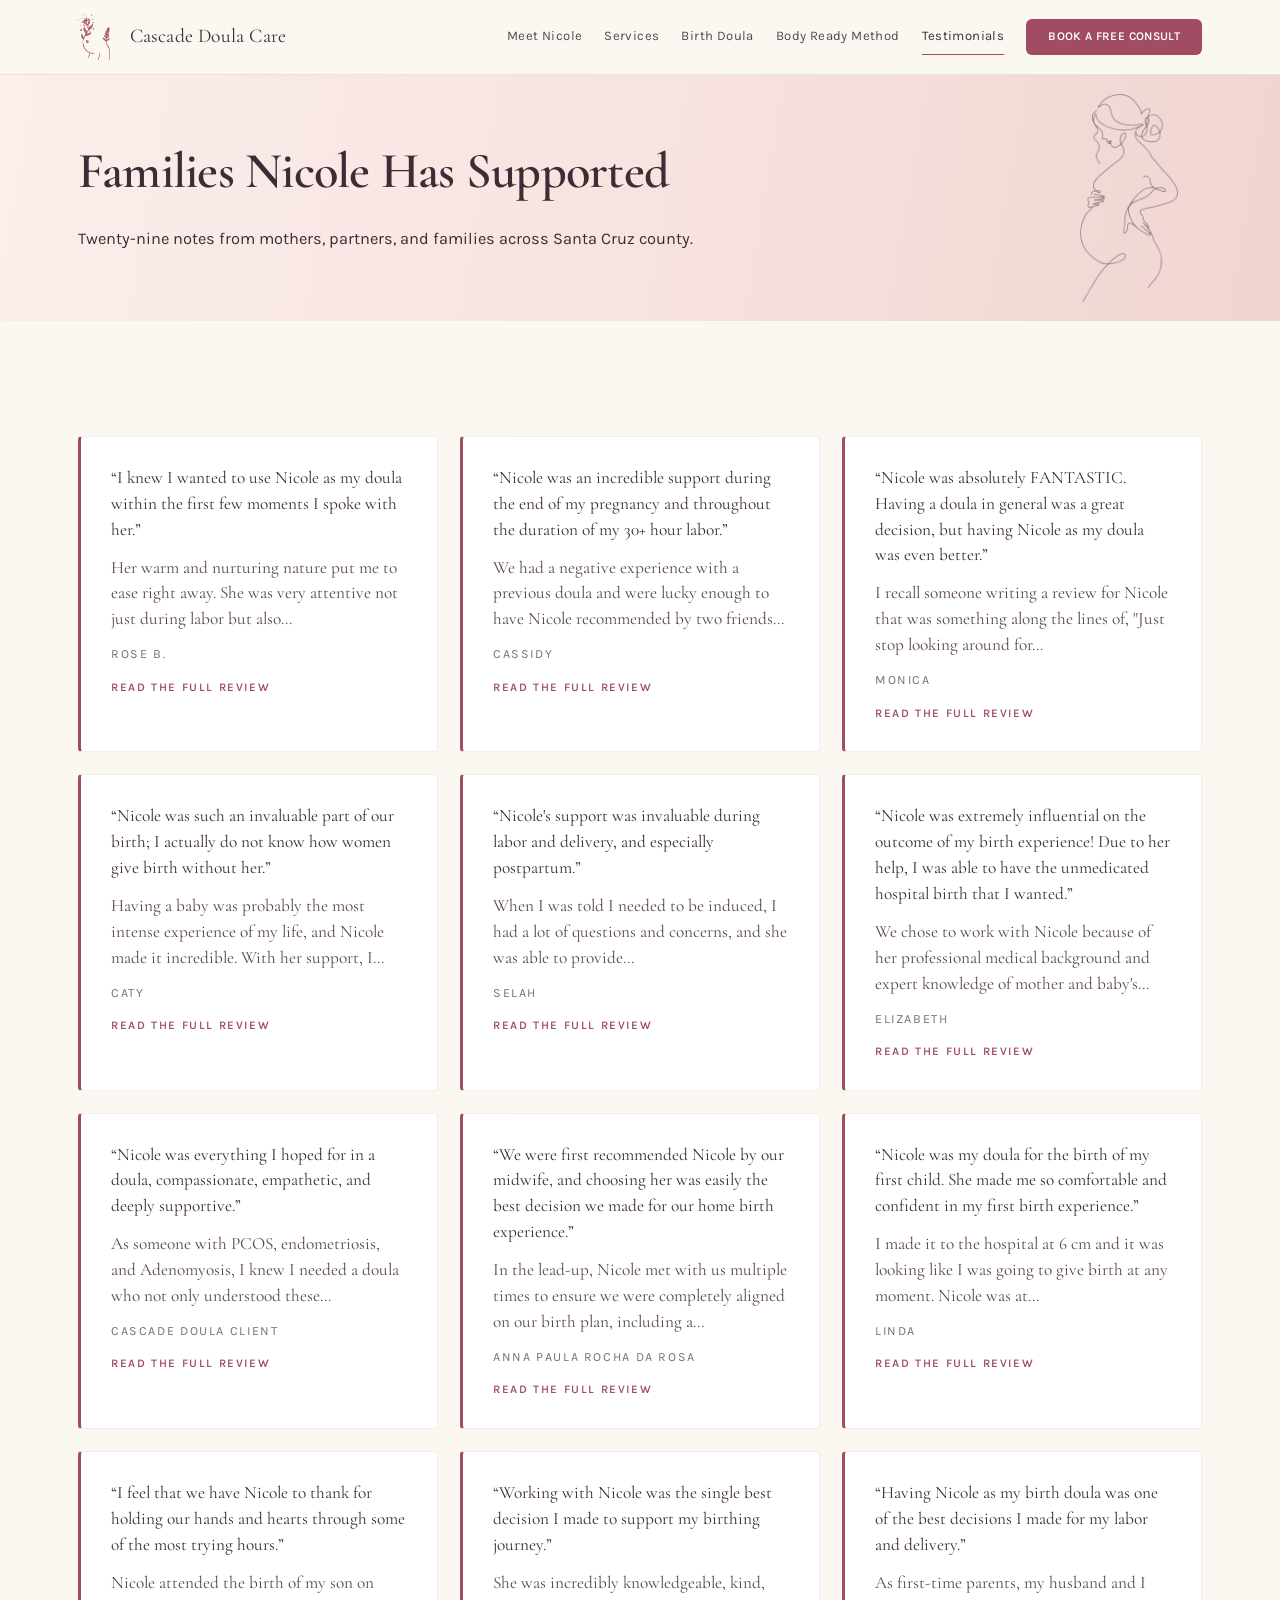
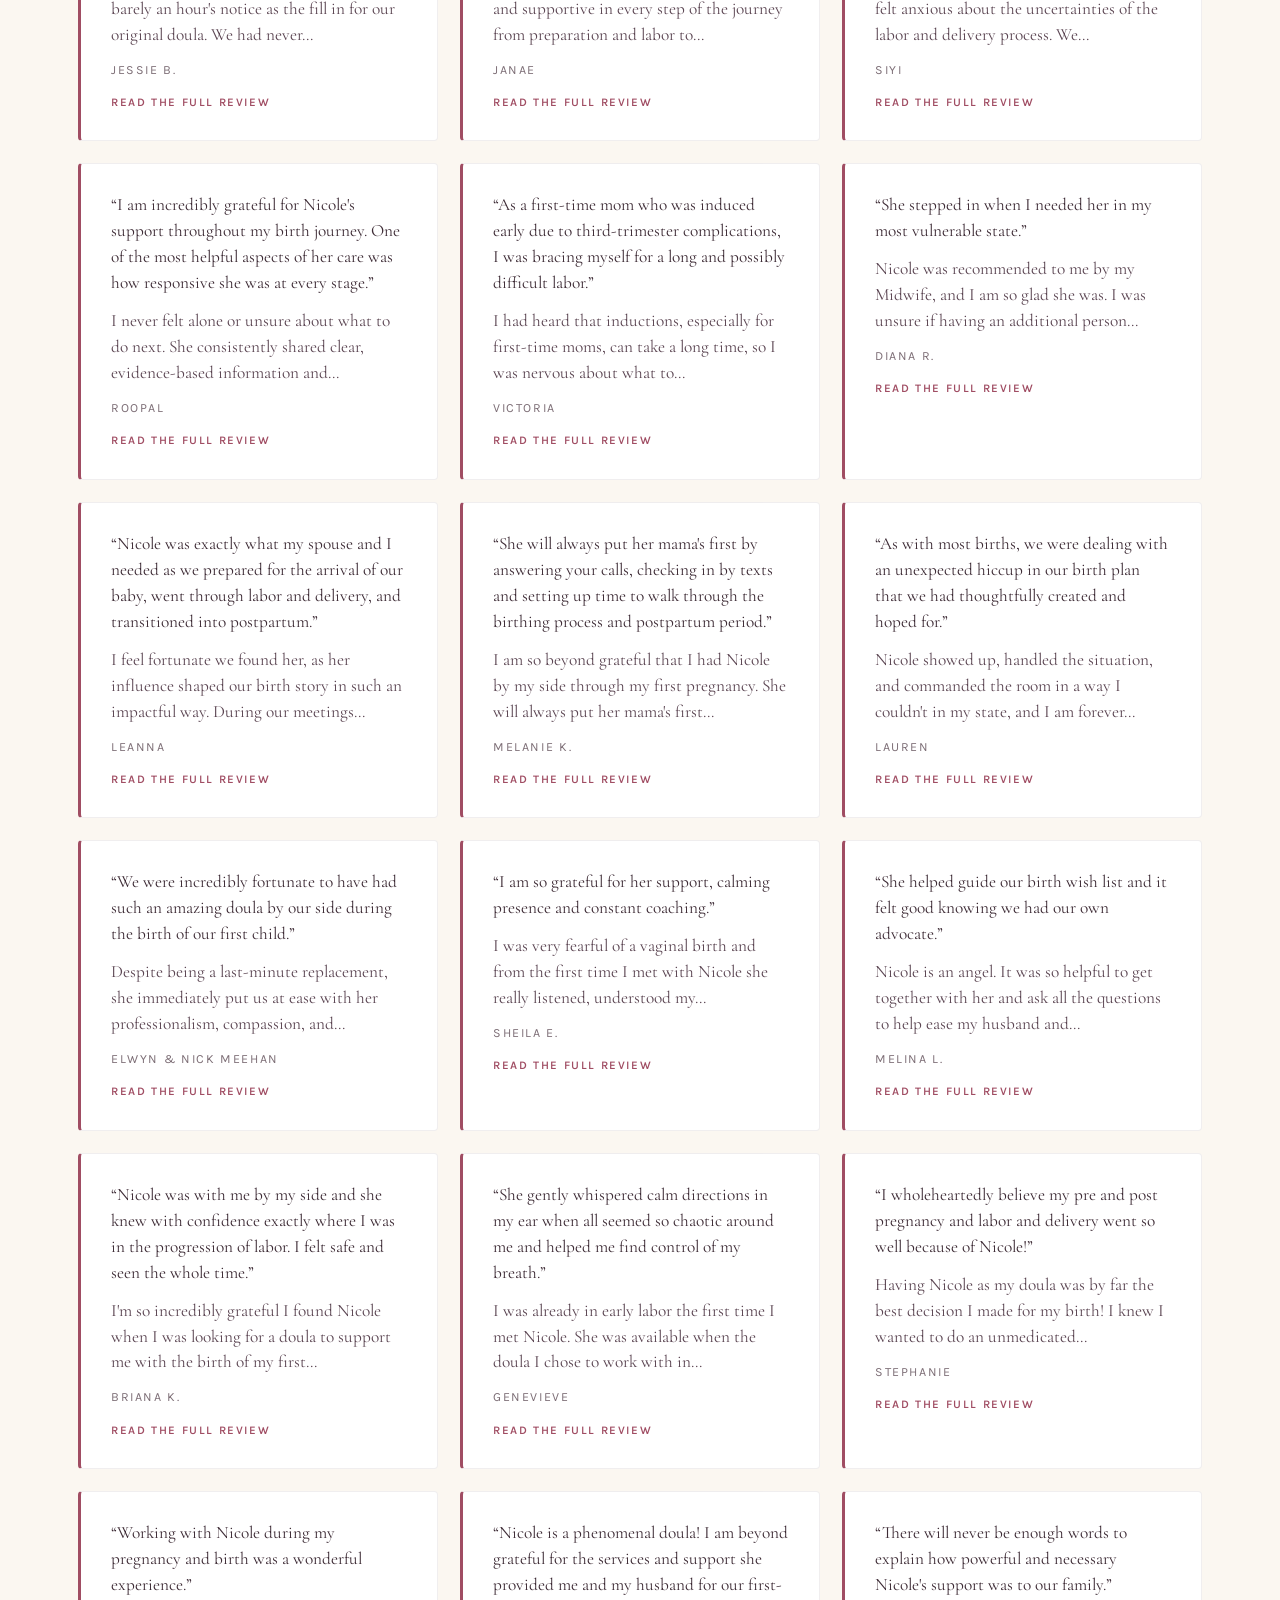
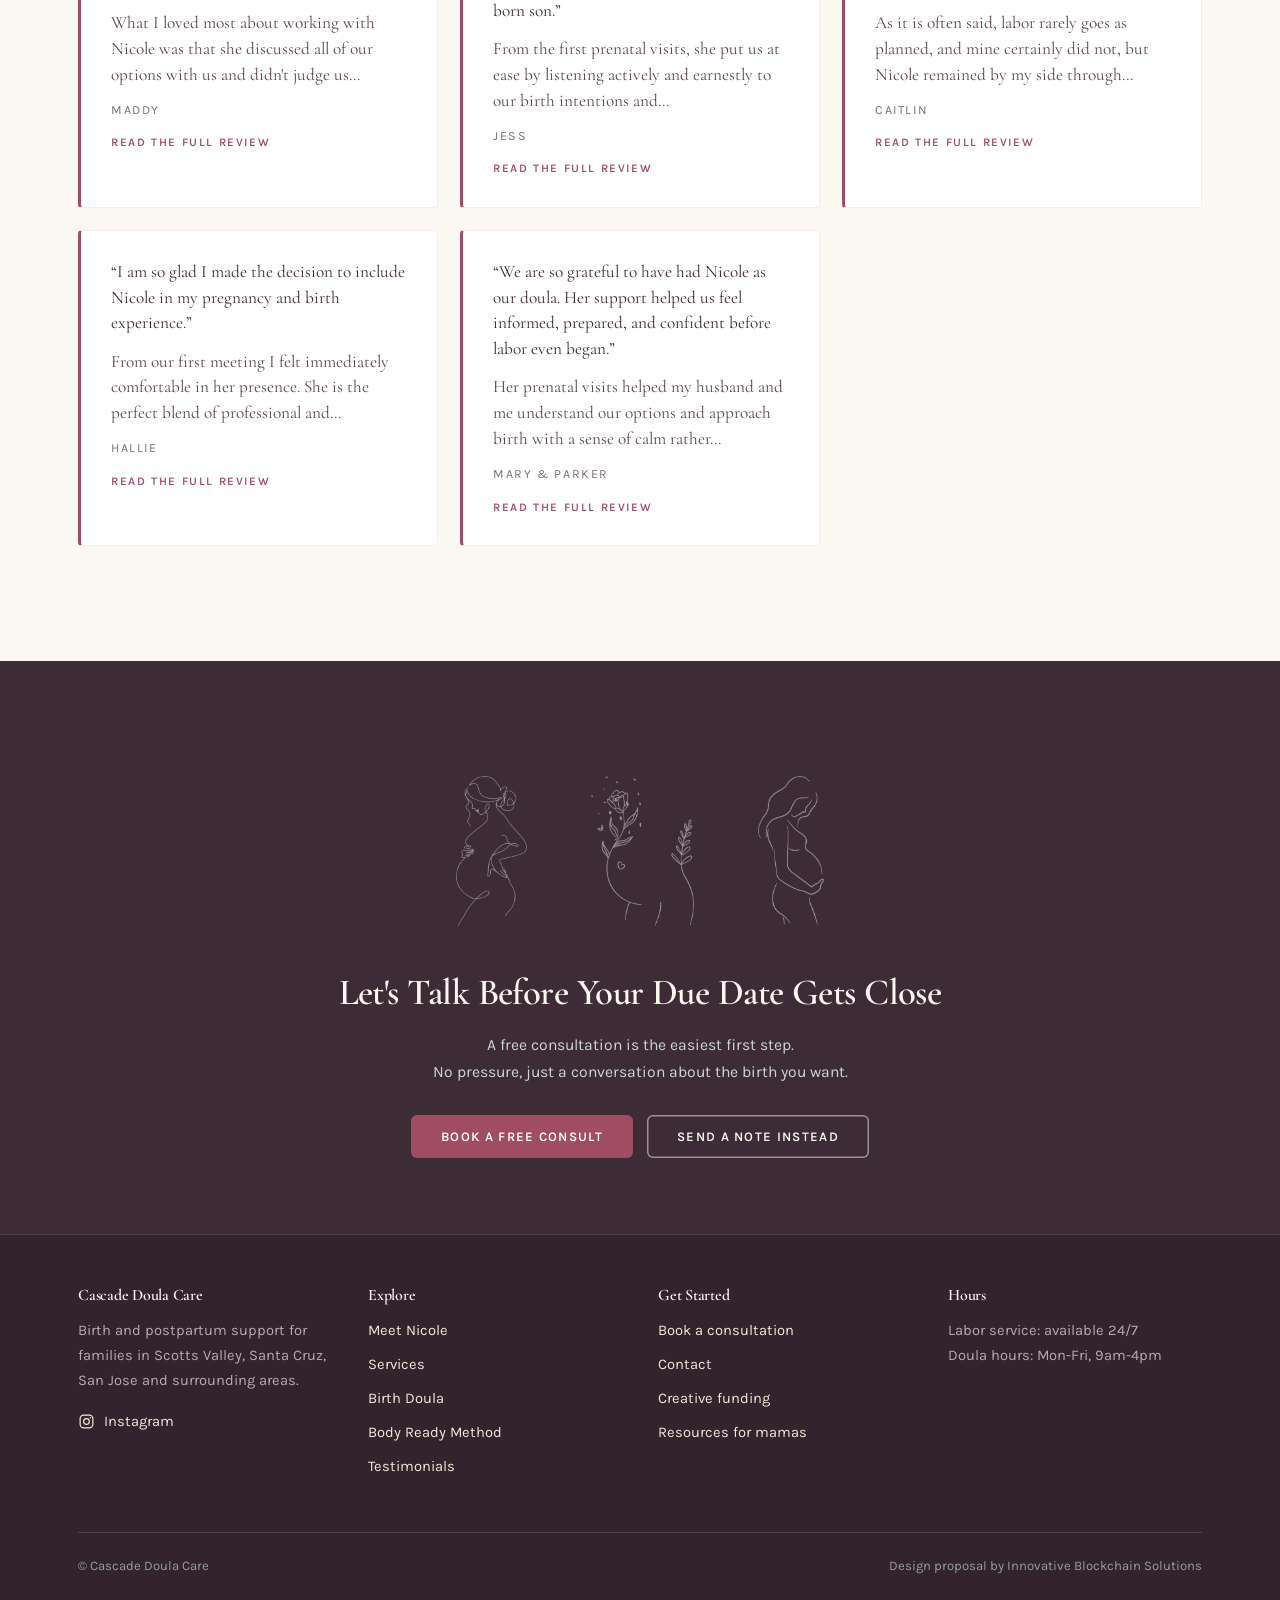
<file: testimonials/index.html>
<!DOCTYPE html>
<html lang="en">
<head>
<meta charset="utf-8">
<meta name="viewport" content="width=device-width, initial-scale=1">
<title>Testimonials · Cascade Doula Care</title>
<meta name="description" content="What families say about working with Nicole.">
<meta name="robots" content="noindex, nofollow">
<link rel="icon" href="../assets/img/favicon.png">
<link rel="preconnect" href="https://fonts.googleapis.com">
<link rel="preconnect" href="https://fonts.gstatic.com" crossorigin>
<link href="https://fonts.googleapis.com/css2?family=Cormorant+Garamond:wght@300;400;500;600;700&family=Karla:wght@400;500;600;700&display=swap" rel="stylesheet">
<link rel="stylesheet" href="../assets/css/site.css?v=20260819230118">
</head>
<body>
<header class="site-header">
  <div class="wrap">
    <a class="brand" href="../"><img class="brand__mark" src="../assets/img/mark-clay.png" alt="" aria-hidden="true"><span>Cascade Doula Care</span></a>
    <button class="nav-toggle" data-nav-toggle aria-expanded="false" aria-controls="primary-nav">Menu</button>
    <nav class="nav" id="primary-nav">
      <a href="../about/">Meet Nicole</a>
      <a href="../services/">Services</a>
      <a href="../services-packages/">Birth Doula</a>
      <a href="../body-ready-method/">Body Ready Method</a>
      <a href="../testimonials/" aria-current="page">Testimonials</a>
      <a class="secondary" href="../creative-funding/">Creative Funding</a>
      <a class="secondary" href="../resources-for-mamas/">Resources</a>
      <a class="secondary" href="../consultation/">Consultation</a>
      <a class="secondary" href="../contact/">Contact</a>
      <a class="btn" href="../consultation/">Book a free consult</a>
    </nav>
  </div>
</header>
<section class="hero hero--light hero--art hero--short">
  <div class="hero__media"><img src="../assets/img/line-1-soft.png" alt="" aria-hidden="true"></div>
  <div class="wrap">
    <div class="hero__inner">
      <h1>Families Nicole Has Supported</h1>
      <p class="lede">Twenty-nine notes from mothers, partners, and families across Santa&nbsp;Cruz county.</p>
    </div>
  </div>
</section>
<section class="section">
  <div class="wrap">
    <div class="quote-cols">
      <figure class="quote quote--open" tabindex="0" role="button" aria-label="Read the full review from Rose B."><p>&ldquo;I knew I wanted to use Nicole as my doula within the first few moments I spoke with her.&rdquo;</p><p class="quote__preview">Her warm and nurturing nature put me to ease right away. She was very attentive not just during labor but also...</p><cite>Rose B.</cite><span class="quote__more">Read the full review</span><div class="quote__full"><p>Her warm and nurturing nature put me to ease right away. She was very attentive not just during labor but also leading up to my due date and postpartum. Her medical background added to her being a great support person. She took tender care of my newborn and assured me verbally where she was when the midwife went to work on me. She was great with our older kids as well and helped them navigate the birthing space when needed. She arrived swiftly when we were ready.</p><p>Upon arrival she thoughtfully presented us with a birth candle and me a scented eye pillow. We also had her do our birth photography, and she did an amazing job. She beautifully captured the most significant moments and the environment before and after birth. She somehow managed to tend to my needs while also remaining camera ready at the same time.</p><p>I would recommend her to anyone who asks.</p></div></figure>
      <figure class="quote quote--open" tabindex="0" role="button" aria-label="Read the full review from Cassidy"><p>&ldquo;Nicole was an incredible support during the end of my pregnancy and throughout the duration of my 30+ hour labor.&rdquo;</p><p class="quote__preview">We had a negative experience with a previous doula and were lucky enough to have Nicole recommended by two friends...</p><cite>Cassidy</cite><span class="quote__more">Read the full review</span><div class="quote__full"><p>We had a negative experience with a previous doula and were lucky enough to have Nicole recommended by two friends who were also using her services. She was very responsive, communicative, and knowledgeable and she made us feel at ease at our first meeting with her. She came prepared to our pre-labor meetings and helped us fine-tune our birth intentions. We felt very confident going into the birth experience knowing that she would be there to support us.</p><p>I can't put into words how amazing she was to have as part of my birth "team". My labor experience would have been completely different had she not been there. With her support, I was able to labor for 30+ hours without pain medication. Nicole helped me feel calm and cared for and helped my husband and I navigate difficult decisions during our labor at the hospital.</p><p>When after many hours of attempting a vaginal birth, the midwives at the hospital recommended a c-section, I relied on Nicole to help us navigate that decision process and really trusted her judgement. Nicole stayed with us through the c-section and made sure our mom, baby, and dad were okay. She also met with us in our home after we left the hospital and provided me with helpful advice about breastfeeding. I cannot recommend her enough!</p></div></figure>
      <figure class="quote quote--open" tabindex="0" role="button" aria-label="Read the full review from Monica"><p>&ldquo;Nicole was absolutely FANTASTIC. Having a doula in general was a great decision, but having Nicole as my doula was even better.&rdquo;</p><p class="quote__preview">I recall someone writing a review for Nicole that was something along the lines of, "Just stop looking around for...</p><cite>Monica</cite><span class="quote__more">Read the full review</span><div class="quote__full"><p>I recall someone writing a review for Nicole that was something along the lines of, "Just stop looking around for other doulas and just go with Nicole." I have the same sentiment. Nicole was kind, patient, incredibly knowledgeable, accepting of how we wanted the birth process to look, and she was wonderful for not only myself and the baby, but my husband and extended family.</p><p>At the hospital, Nicole knew exactly what the nurses were doing. She knew how everything would go, step-by-step. She was the one walking me through the process, not the hospital staff. She had a wonderful way of making sure I got everything I needed while also making sure my husband knew what to do and how he could be of help.</p><p>Nicole never overstepped. She would intervene or provide valuable input when needed. As a first time mom, my expectation was that the hospital staff would have done everything that Nicole did. Not even close. Nicole humanized everything and made us feel seen and special. She will always be part of our birth story, and I'm very grateful for that.</p></div></figure>
      <figure class="quote quote--open" tabindex="0" role="button" aria-label="Read the full review from Caty"><p>&ldquo;Nicole was such an invaluable part of our birth; I actually do not know how women give birth without her.&rdquo;</p><p class="quote__preview">Having a baby was probably the most intense experience of my life, and Nicole made it incredible. With her support, I...</p><cite>Caty</cite><span class="quote__more">Read the full review</span><div class="quote__full"><p>Having a baby was probably the most intense experience of my life, and Nicole made it incredible. With her support, I felt powerful, informed and comforted. We are so grateful for her unrelenting energy, attention and love.</p><p>Nicole was non-stop positive support for my pregnancy, post partum, early labor, but most significantly the 24-hours I labored at the hospital. She was the captain of the whole event. Even from the moment we arrived, she was advocating to staff about our wishes and ensured I was insolated from external stresses.</p><p>Her knowledge in baby positioning and spinning was nothing short of witchcraft. My baby didn't have the optimal position during labor which led to some good back pain. Nicole could visualize which positions in which specific order and with what counter pressure were necessary to flip her. This relieved pain and help my delivery to progress.</p><p>This testimonial does not scratch the surface of all the ways Nicole supported our family. She is incredibly knowledgeable and the absolute best. She helped bring our daughter into this world and is now forever apart of the family.</p></div></figure>
      <figure class="quote quote--open" tabindex="0" role="button" aria-label="Read the full review from Selah"><p>&ldquo;Nicole's support was invaluable during labor and delivery, and especially postpartum.&rdquo;</p><p class="quote__preview">When I was told I needed to be induced, I had a lot of questions and concerns, and she was able to provide...</p><cite>Selah</cite><span class="quote__more">Read the full review</span><div class="quote__full"><p>When I was told I needed to be induced, I had a lot of questions and concerns, and she was able to provide information that helped me make informed decisions. She was an absolute lifesaver when it came to lactation support in the first week after delivery! She went above and beyond to build my confidence in the most challenging moments.</p><p>I felt so much peace when she stepped in to help me, and I truly believe my memories of those days would not be nearly as positive if it weren't for her. She speaks with a confidence and clarity that help first-time parents feel guided and secure during times when everything can easily feel chaotic, during pregnancy, delivery, and postpartum. Highly recommend!</p></div></figure>
      <figure class="quote quote--open" tabindex="0" role="button" aria-label="Read the full review from Elizabeth"><p>&ldquo;Nicole was extremely influential on the outcome of my birth experience! Due to her help, I was able to have the unmedicated hospital birth that I wanted.&rdquo;</p><p class="quote__preview">We chose to work with Nicole because of her professional medical background and expert knowledge of mother and baby's...</p><cite>Elizabeth</cite><span class="quote__more">Read the full review</span><div class="quote__full"><p>We chose to work with Nicole because of her professional medical background and expert knowledge of mother and baby's anatomy. The two sessions we had with her before labor where amazing. She helped both me and my husband articulate our fears and what we wanted from the birth experience.</p><p>My water broke without contractions in a case of PROM. She guided my husband and I through the decision making process about medical interventions at the hospital. Talking with her gave me the confidence to advocate for the birth that I wanted.</p><p>When she arrived during my labor, she was able to assess what stage I was in and when to go to the hospital. She was totally hands on; the pressure she put on my pelvis made a huge difference during my contractions. At the hospital, my husband says it felt like she was in charge of the room to help create the birth experience we wanted.</p><p>I would have probably had a very different medicated birth if it weren't for Nicole and her help with preparation and advocacy! I recommend her with all my heart!</p></div></figure>
      <figure class="quote quote--open" tabindex="0" role="button" aria-label="Read the full review from Cascade Doula client"><p>&ldquo;Nicole was everything I hoped for in a doula, compassionate, empathetic, and deeply supportive.&rdquo;</p><p class="quote__preview">As someone with PCOS, endometriosis, and Adenomyosis, I knew I needed a doula who not only understood these...</p><cite>Cascade Doula client</cite><span class="quote__more">Read the full review</span><div class="quote__full"><p>As someone with PCOS, endometriosis, and Adenomyosis, I knew I needed a doula who not only understood these conditions and their risks but could also support me with compassion and advocate for me when it mattered most. From our very first consultation with Nicole, my husband and I immediately felt her blend of medical knowledge, warmth, and understanding, and we knew she was the right fit.</p><p>When I went into labor prematurely, Nicole was steady and reassuring from the very beginning, first coaching us virtually when we thought it might be false labor, then arriving at the hospital right when we needed her most. The most powerful moment for me was during a sudden complication, when the room filled with medical staff and chaos. I was overwhelmed and in tears, and Nicole stepped in to ground me, shielding me from the flurry of activity, calmly explaining what was happening, and helping me refocus in the critical moments leading up to my daughter's birth.</p><p>After my daughter was born, as most people's focus shifted to the baby, Nicole remained by my side. She was still my person, my support, which allowed my husband to confidently be present with our newborn and savor the precious first moments of fatherhood while knowing I was cared for.</p></div></figure>
      <figure class="quote quote--open" tabindex="0" role="button" aria-label="Read the full review from Anna Paula Rocha da Rosa"><p>&ldquo;We were first recommended Nicole by our midwife, and choosing her was easily the best decision we made for our home birth experience.&rdquo;</p><p class="quote__preview">In the lead-up, Nicole met with us multiple times to ensure we were completely aligned on our birth plan, including a...</p><cite>Anna Paula Rocha da Rosa</cite><span class="quote__more">Read the full review</span><div class="quote__full"><p>In the lead-up, Nicole met with us multiple times to ensure we were completely aligned on our birth plan, including a thorough home visit where we discussed logistics for the big day.</p><p>On the day of the birth, her intuition and dedication were incredible. She was in touch with my partner and arrived at our home before I even realized I truly needed her presence. Nicole provided exactly the calm, focused support I required, yet still had the energy and awareness to simultaneously care for my partner and my mother.</p><p>My mom was initially quite skeptical of the home natural birth and doesn't speak English, but Nicole was able to put her at ease. My mom commented multiple times afterwards how essential and comforting it was to have Nicole there, bridging that gap and providing reassurance.</p><p>If you are looking for an exceptional, intuitive, and deeply supportive doula who truly cares for the entire family unit, you are in great hands with Nicole.</p></div></figure>
      <figure class="quote quote--open" tabindex="0" role="button" aria-label="Read the full review from Linda"><p>&ldquo;Nicole was my doula for the birth of my first child. She made me so comfortable and confident in my first birth experience.&rdquo;</p><p class="quote__preview">I made it to the hospital at 6 cm and it was looking like I was going to give birth at any moment. Nicole was at...</p><cite>Linda</cite><span class="quote__more">Read the full review</span><div class="quote__full"><p>I made it to the hospital at 6 cm and it was looking like I was going to give birth at any moment. Nicole was at another birth when I let her know I was admitted to the hospital, but she made sure she was with me as soon as possible. She has so much knowledge about positions that could help with opening up the pelvic bones, positioning the baby, and pain relief.</p><p>It was truly a priceless feeling to have such an experienced and knowledgeable person that was completely supportive and in-tune with me as I labored. My plan was to make it through as much of the birth without medication as possible and Nicole knew exactly what to do to keep me safe and comfortable during the whole process.</p><p>I wholeheartedly recommend Nicole to anyone in need of a doula. Nurses and doctors were in and out of the room. My husband never experienced a birth before and didn't know what to do. But Nicole was fully present, advocated for me, and her presence and recommendations were very grounding and put me and my husband at ease for my first birth. She's amazing!</p></div></figure>
      <figure class="quote quote--open" tabindex="0" role="button" aria-label="Read the full review from Jessie B."><p>&ldquo;I feel that we have Nicole to thank for holding our hands and hearts through some of the most trying hours.&rdquo;</p><p class="quote__preview">Nicole attended the birth of my son on barely an hour's notice as the fill in for our original doula. We had never...</p><cite>Jessie B.</cite><span class="quote__more">Read the full review</span><div class="quote__full"><p>Nicole attended the birth of my son on barely an hour's notice as the fill in for our original doula. We had never met or spoken with her before and yet the minute she walked through the hospital door, I immediately felt at ease.</p><p>Our son's birth was a series of traumatic events and I ended up having an emergency cesarean section at 24 weeks. I was terrified, for my baby and myself, and felt overwhelmed by the commotion happening around me. Nicole buoyed my husband and I amidst the storm, advocating for me and for us at every turn. It was such a tremendous gift to feel seen and held at such a tender and uncertain time.</p><p>She even had the foresight to take photos, which I'm so grateful for now because the whole thing feels like a fever dream in my mind. She continued to support us in postpartum, driving over to visit us in the NICU and providing resources, recommendations, and tinctures to help. I'm so happy to say that we now have a very happy and healthy 8 month old baby. Thank you, Nicole!</p></div></figure>
      <figure class="quote quote--open" tabindex="0" role="button" aria-label="Read the full review from Janae"><p>&ldquo;Working with Nicole was the single best decision I made to support my birthing journey.&rdquo;</p><p class="quote__preview">She was incredibly knowledgeable, kind, and supportive in every step of the journey from preparation and labor to...</p><cite>Janae</cite><span class="quote__more">Read the full review</span><div class="quote__full"><p>She was incredibly knowledgeable, kind, and supportive in every step of the journey from preparation and labor to postpartum. Nicole's presence in the delivery room is a huge reason I believe my birth went as well as it did.</p><p>She helped advocate for our needs and preferences, calmed our anxieties, explained everything that was happening thoroughly and thoughtfully, and was a grounding presence to both me and my husband. She was a step ahead of the nurses and facilitated our baby's entrance into the world beautifully. I would recommend working with Nicole to any expecting parents-to-be.</p></div></figure>
      <figure class="quote quote--open" tabindex="0" role="button" aria-label="Read the full review from Siyi"><p>&ldquo;Having Nicole as my birth doula was one of the best decisions I made for my labor and delivery.&rdquo;</p><p class="quote__preview">As first-time parents, my husband and I felt anxious about the uncertainties of the labor and delivery process. We...</p><cite>Siyi</cite><span class="quote__more">Read the full review</span><div class="quote__full"><p>As first-time parents, my husband and I felt anxious about the uncertainties of the labor and delivery process. We hoped for a smooth and controlled experience, and Nicole helped us achieve it.</p><p>During our prenatal visits, Nicole provided a ton of helpful information, including early labor positioning, breathing and comfort techniques, breastfeeding techniques, and postpartum planning. She also worked with us to create a detailed and personalized birth intention plan that really helped us achieve the kind of labor experience we wanted.</p><p>At the hospital, Nicole supported me with various positions and breathing techniques that significantly reduced my pain and helped labor progress smoothly. Thanks to her guidance, my delivery went very well, and I was able to begin breastfeeding within the golden hour after our baby boy was born.</p><p>I'm truly grateful to have had Nicole as my birth doula and would highly recommend her to anyone preparing for childbirth!</p></div></figure>
      <figure class="quote quote--open" tabindex="0" role="button" aria-label="Read the full review from Roopal"><p>&ldquo;I am incredibly grateful for Nicole's support throughout my birth journey. One of the most helpful aspects of her care was how responsive she was at every stage.&rdquo;</p><p class="quote__preview">I never felt alone or unsure about what to do next. She consistently shared clear, evidence-based information and...</p><cite>Roopal</cite><span class="quote__more">Read the full review</span><div class="quote__full"><p>I never felt alone or unsure about what to do next. She consistently shared clear, evidence-based information and explained all options in a way that allowed me to make informed decisions confidently, which made a huge difference for me emotionally and mentally.</p><p>Nicole's presence had a profoundly calming effect. Being away from my family during this time was very hard, but she provided steady reassurance, grounding support, and a sense of safety when I needed it most. Her calm demeanor and constant availability helped me feel supported and less anxious throughout the experience.</p><p>I would 1000% recommend Nicole's services to other families. She is knowledgeable, compassionate, and truly present, the kind of doula who empowers you, advocates for you, and supports you without judgment.</p></div></figure>
      <figure class="quote quote--open" tabindex="0" role="button" aria-label="Read the full review from Victoria"><p>&ldquo;As a first-time mom who was induced early due to third-trimester complications, I was bracing myself for a long and possibly difficult labor.&rdquo;</p><p class="quote__preview">I had heard that inductions, especially for first-time moms, can take a long time, so I was nervous about what to...</p><cite>Victoria</cite><span class="quote__more">Read the full review</span><div class="quote__full"><p>I had heard that inductions, especially for first-time moms, can take a long time, so I was nervous about what to expect.</p><p>Nicole was such a steady, reassuring presence throughout the entire process. She provided a thoughtful plan of exercises and wellness practices, which I followed as closely as I could. Her guidance helped me feel empowered and prepared. In the end, my labor lasted less than 24 hours from start to finish, was uncomplicated, and I pushed for less than an hour. I only needed one stitch, something I never imagined would be possible for my first birth.</p><p>Beyond the birth itself, Nicole was an incredible resource. She patiently answered all our questions, calmed our anxieties, and was always just a phone call away. Whether it was questions about labor, birth, or even postpartum recovery, she was there with warmth, compassion, and real expertise.</p></div></figure>
      <figure class="quote quote--open" tabindex="0" role="button" aria-label="Read the full review from Diana R."><p>&ldquo;She stepped in when I needed her in my most vulnerable state.&rdquo;</p><p class="quote__preview">Nicole was recommended to me by my Midwife, and I am so glad she was. I was unsure if having an additional person...</p><cite>Diana R.</cite><span class="quote__more">Read the full review</span><div class="quote__full"><p>Nicole was recommended to me by my Midwife, and I am so glad she was. I was unsure if having an additional person present for my son's birth in August 2021 was something I wanted. Turns out, it was the best decision for me.</p><p>Not only did Nicole capture beautiful raw pictures of my experience, but she also trod so lightly that looking back I didn't realize she was in the room until I got the pictures back.</p><p>There was a moment when my doula was gone for a break, but of course, labor takes no breaks, and Nicole helped me through a wave of contractions. It wasn't her job, but she stepped in when I needed her in my most vulnerable state. I can't recommend Nicole enough. She was warm, supportive, and knew exactly where to be.</p></div></figure>
      <figure class="quote quote--open" tabindex="0" role="button" aria-label="Read the full review from LeAnna"><p>&ldquo;Nicole was exactly what my spouse and I needed as we prepared for the arrival of our baby, went through labor and delivery, and transitioned into postpartum.&rdquo;</p><p class="quote__preview">I feel fortunate we found her, as her influence shaped our birth story in such an impactful way. During our meetings...</p><cite>LeAnna</cite><span class="quote__more">Read the full review</span><div class="quote__full"><p>I feel fortunate we found her, as her influence shaped our birth story in such an impactful way.</p><p>During our meetings leading up to the birth, I always left feeling confident and excited. When it came time to be at the hospital, she helped us navigate the unexpected and helped me tap into that same confidence over and over again. Nicole was a vital support for my spouse and an excellent guide for how to best support me and our baby.</p><p>She is incredibly knowledgeable about the body, alignment, and positioning. During active labor, she kept pulling out tricks and tips to help me work through the contractions and minimize the pain. She is also a wonderful record keeper; I was so grateful she took note of the first words I said to my baby, since I was in the zone and couldn't remember the details of that moment.</p><p>Nicole is a sturdy, compassionate, and hands-on doula. She is trustworthy, smart, quick, and a huge emotional support. I can't recommend her enough.</p></div></figure>
      <figure class="quote quote--open" tabindex="0" role="button" aria-label="Read the full review from Melanie K."><p>&ldquo;She will always put her mama's first by answering your calls, checking in by texts and setting up time to walk through the birthing process and postpartum period.&rdquo;</p><p class="quote__preview">I am so beyond grateful that I had Nicole by my side through my first pregnancy. She will always put her mama's first...</p><cite>Melanie K.</cite><span class="quote__more">Read the full review</span><div class="quote__full"><p>I am so beyond grateful that I had Nicole by my side through my first pregnancy. She will always put her mama's first by answering your calls, checking in by texts and setting up time to walk you through the birthing process and postpartum period.</p><p>Nicole has extensive knowledge as a doula and the hospital where I delivered. Even though my birthing experience wasn't as planned, Nicole was with me every step of the way.</p><p>I highly recommend Nicole to anyone that is thinking about getting a doula or just needs extra support during this exciting time in their lives!</p></div></figure>
      <figure class="quote quote--open" tabindex="0" role="button" aria-label="Read the full review from Lauren"><p>&ldquo;As with most births, we were dealing with an unexpected hiccup in our birth plan that we had thoughtfully created and hoped for.&rdquo;</p><p class="quote__preview">Nicole showed up, handled the situation, and commanded the room in a way I couldn't in my state, and I am forever...</p><cite>Lauren</cite><span class="quote__more">Read the full review</span><div class="quote__full"><p>Nicole showed up, handled the situation, and commanded the room in a way I couldn't in my state, and I am forever grateful. She ensured a smoother birth going forward and LISTENED to what little I could communicate, and there is no grief for the birth that might have been.</p><p>Nicole was a key part of my birth team, and I recommend her wholeheartedly.</p></div></figure>
      <figure class="quote quote--open" tabindex="0" role="button" aria-label="Read the full review from Elwyn &amp; Nick Meehan"><p>&ldquo;We were incredibly fortunate to have had such an amazing doula by our side during the birth of our first child.&rdquo;</p><p class="quote__preview">Despite being a last-minute replacement, she immediately put us at ease with her professionalism, compassion, and...</p><cite>Elwyn &amp; Nick Meehan</cite><span class="quote__more">Read the full review</span><div class="quote__full"><p>Despite being a last-minute replacement, she immediately put us at ease with her professionalism, compassion, and expertise.</p><p>Throughout the entire birth process, she was a constant source of support, providing my wife with comfort measures to help her through contractions and emotional support to keep her focused and positive. Her calming presence and guidance helped us navigate the challenges of labor and delivery with confidence.</p><p>We can't express enough how grateful we are for her help in bringing our baby into the world. Her dedication to her work and her genuine care for our family made all the difference in our birth experience.</p></div></figure>
      <figure class="quote quote--open" tabindex="0" role="button" aria-label="Read the full review from Sheila E."><p>&ldquo;I am so grateful for her support, calming presence and constant coaching.&rdquo;</p><p class="quote__preview">I was very fearful of a vaginal birth and from the first time I met with Nicole she really listened, understood my...</p><cite>Sheila E.</cite><span class="quote__more">Read the full review</span><div class="quote__full"><p>I was very fearful of a vaginal birth and from the first time I met with Nicole she really listened, understood my concerns, related to my experiences and gave me practical tips, resources and suggestions to help me prepare for labor. She was available over the phone and in person throughout my pregnancy and beyond.</p><p>Her consistent reminders that "you are safe and you're exactly where you need to be right now" kept me focused and present. She literally talked me through every contraction! I was able to have a smooth and unmedicated VBAC!</p><p>Our experience and outcome would have been very different if Nicole wasn't part of our birth team. I cannot recommend her highly enough. We are so thankful for our positive and healing birthing experience!</p></div></figure>
      <figure class="quote quote--open" tabindex="0" role="button" aria-label="Read the full review from Melina L."><p>&ldquo;She helped guide our birth wish list and it felt good knowing we had our own advocate.&rdquo;</p><p class="quote__preview">Nicole is an angel. It was so helpful to get together with her and ask all the questions to help ease my husband and...</p><cite>Melina L.</cite><span class="quote__more">Read the full review</span><div class="quote__full"><p>Nicole is an angel. It was so helpful to get together with her and ask all the questions to help ease my husband and I nerves. She also brought up so many things we never thought of. She came up with so many ideas for birth, how to deal with family and healthcare providers. She helped provide a list of local resources and knows pretty much everyone.</p><p>In the end my baby was breech, she was there during my version and really helped to ground me. Nicole also was present right before and after my belly birth. She helped ease my husband and I, helped me latch and fed me French fries right after.</p><p>Nicole met us at home and helped me navigate the whirlwind of hormones and tears. Absolutely love her, very special person for a very special time in our lives.</p></div></figure>
      <figure class="quote quote--open" tabindex="0" role="button" aria-label="Read the full review from Briana K."><p>&ldquo;Nicole was with me by my side and she knew with confidence exactly where I was in the progression of labor. I felt safe and seen the whole time.&rdquo;</p><p class="quote__preview">I'm so incredibly grateful I found Nicole when I was looking for a doula to support me with the birth of my first...</p><cite>Briana K.</cite><span class="quote__more">Read the full review</span><div class="quote__full"><p>I'm so incredibly grateful I found Nicole when I was looking for a doula to support me with the birth of my first baby. Nicole was so instrumental from beginning to end. Prior to delivery, she helped me navigate some decisions around maternity leave, natural induction methods, medical induction, and she spent some genuine time answering all of my questions and concerns. As an RN, I didn't want to be in my medical brain and she helped me trust the power of my body and baby.</p><p>She was able to gracefully guide me through various labor positions until we found the ones where I coped the best during contractions, in this amazing birth sling! I was really able to fully surrender to the pain and make good progress moving my baby down.</p><p>Nicole said something so profound to me during labor that allowed me to have the birth of my dreams, she said, "We spend a good 9-10 months holding onto our babies, keeping them safe inside us, now is the time to let your baby go." This hit home for me, especially with previous pregnancy loss.</p><p>She is truly a wonderful, knowledgeable, comforting, birth advocate. Trust me, you want Nicole's expertise and encouragement!</p></div></figure>
      <figure class="quote quote--open" tabindex="0" role="button" aria-label="Read the full review from Genevieve"><p>&ldquo;She gently whispered calm directions in my ear when all seemed so chaotic around me and helped me find control of my breath.&rdquo;</p><p class="quote__preview">I was already in early labor the first time I met Nicole. She was available when the doula I chose to work with in...</p><cite>Genevieve</cite><span class="quote__more">Read the full review</span><div class="quote__full"><p>I was already in early labor the first time I met Nicole. She was available when the doula I chose to work with in pregnancy wasn't and Nicole stepped in effortlessly to help me, a perfect stranger.</p><p>It was my first child and even though I was scared about what I was about to experience, Nicole calmly and graciously walked me through each phase and did it so well I didn't need medical interventions. My birth plan came to fruition. I was fed water the whole time, she knew positions for every stage to help me through it, she told me when I was breathing too fast and communicated to the nurses for me without my asking, she supported my husband and guided him through the process.</p><p>I know I wouldn't have been able to relax myself enough to give birth without her, and I'm so grateful to have such a wonderfully perfect stranger step into our lives at such an important time. Thank you!</p></div></figure>
      <figure class="quote quote--open" tabindex="0" role="button" aria-label="Read the full review from Stephanie"><p>&ldquo;I wholeheartedly believe my pre and post pregnancy and labor and delivery went so well because of Nicole!&rdquo;</p><p class="quote__preview">Having Nicole as my doula was by far the best decision I made for my birth! I knew I wanted to do an unmedicated...</p><cite>Stephanie</cite><span class="quote__more">Read the full review</span><div class="quote__full"><p>Having Nicole as my doula was by far the best decision I made for my birth!</p><p>I knew I wanted to do an unmedicated birth if possible and with Nicole's help I was able to achieve that! She was able to guide me and my husband through my contractions and progress my labor pretty quickly. I went from 7cm to 10 cm in maybe about 20 minutes!</p><p>Nicole was able to relate my birth plan to the hospital staff which included not birthing on my back, delayed cord cutting and skin on skin, and dad cutting the cord. I also pushed for 5 minutes and the baby was out!</p><p>There's so much more I could say about my experience with Nicole but to sum it up, if you're considering hiring a doula, hire Nicole, you won't regret it. Also, she isn't there just for the "pushing" part, she is there whenever you need her to be!</p></div></figure>
      <figure class="quote quote--open" tabindex="0" role="button" aria-label="Read the full review from Maddy"><p>&ldquo;Working with Nicole during my pregnancy and birth was a wonderful experience.&rdquo;</p><p class="quote__preview">What I loved most about working with Nicole was that she discussed all of our options with us and didn't judge us...</p><cite>Maddy</cite><span class="quote__more">Read the full review</span><div class="quote__full"><p>What I loved most about working with Nicole was that she discussed all of our options with us and didn't judge us regardless of what we chose for our growing family. Nicole's presence helped us feel extremely prepared and safe.</p><p>She also helped me feel brave and capable of childbirth, recovery, and breastfeeding. I would wholeheartedly recommend Nicole's doula services to others, and would be happy to connect with anyone who is considering working with her!</p></div></figure>
      <figure class="quote quote--open" tabindex="0" role="button" aria-label="Read the full review from Jess"><p>&ldquo;Nicole is a phenomenal doula! I am beyond grateful for the services and support she provided me and my husband for our first-born son.&rdquo;</p><p class="quote__preview">From the first prenatal visits, she put us at ease by listening actively and earnestly to our birth intentions and...</p><cite>Jess</cite><span class="quote__more">Read the full review</span><div class="quote__full"><p>From the first prenatal visits, she put us at ease by listening actively and earnestly to our birth intentions and questions. She blends her medical background with an approachable manner, I felt I could ask her anything! I especially appreciated that Nicole involved my husband and reassured us she would look out for his well-being too during labor and delivery.</p><p>When I went into active labor late at night, Nicole answered the phone and calmly instructed us on next steps. A few hours later around 4am, she proactively texted me to check-in, and THANK GOODNESS she did, because things were escalating and she told us to get going to the hospital.</p><p>When we got into the room, I'd feel contractions coming and I'd look directly for Nicole's guidance as she coached me on how to breathe, tuck, push, encouraging me every single time. She worked seamlessly alongside the midwives, and suggested we try a different labor position and held up my leg. Nicole is also very strong!</p><p>What makes her outstanding is her passion for birth, her sincerity and sense of humor, and dedication to her craft. My birth experience was positive because of Nicole's preparation and presence and I am truly thankful for her gifts to us.</p></div></figure>
      <figure class="quote quote--open" tabindex="0" role="button" aria-label="Read the full review from Caitlin"><p>&ldquo;There will never be enough words to explain how powerful and necessary Nicole's support was to our family.&rdquo;</p><p class="quote__preview">As it is often said, labor rarely goes as planned, and mine certainly did not, but Nicole remained by my side through...</p><cite>Caitlin</cite><span class="quote__more">Read the full review</span><div class="quote__full"><p>As it is often said, labor rarely goes as planned, and mine certainly did not, but Nicole remained by my side through every single moment.</p><p>She was my coach, my motivation, my "second spouse" for 3 straight days as I worked to bring my baby into the world. She stayed awake with me, encouraged me to persist and move my body, and listened to and validated, both, mine and my partner's feelings and needs.</p><p>In the meetings we had before labor, Nicole led us through discussion of all the possible scenarios and interventions ahead, and took note of our every preference, so when things we'd hoped wouldn't happen did, neither I, nor my partner, had to use our much needed spare energy to advocate for ourselves.</p><p>While so many parts of my labor became out of our hands, Nicole held me in hers and took the best care of me and my partner. Beautiful moments were made true by her care and attentiveness, and I am forever thankful to her.</p></div></figure>
      <figure class="quote quote--open" tabindex="0" role="button" aria-label="Read the full review from Hallie"><p>&ldquo;I am so glad I made the decision to include Nicole in my pregnancy and birth experience.&rdquo;</p><p class="quote__preview">From our first meeting I felt immediately comfortable in her presence. She is the perfect blend of professional and...</p><cite>Hallie</cite><span class="quote__more">Read the full review</span><div class="quote__full"><p>From our first meeting I felt immediately comfortable in her presence. She is the perfect blend of professional and warm. I could tell she loved what she does and was genuinely excited to support her clients in birth.</p><p>As I prepared for motherhood and birth I often asked her questions, from exercises to do while pregnant to product suggestions for baby. She always had thoughtful, thorough and helpful answers right away. As we got closer to my due date, our meetings were incredibly helpful in preparing a realistic birth plan and setting expectations for birth.</p><p>My baby was OP and she guided me through a series of positions to help move the baby. Being able to ask her "what are we doing next" was so helpful to me as a first time mom in labor. Everything I experienced she was familiar with and was able to commiserate with and predict.</p><p>If you are looking for an experienced birth professional to calmly, confidently, and fully support you in pregnancy and birth and postpartum, contact Nicole. If I am blessed with another baby, she's the first person I will tell after my husband!</p></div></figure>
      <figure class="quote quote--open" tabindex="0" role="button" aria-label="Read the full review from Mary &amp; Parker"><p>&ldquo;We are so grateful to have had Nicole as our doula. Her support helped us feel informed, prepared, and confident before labor even began.&rdquo;</p><p class="quote__preview">Her prenatal visits helped my husband and me understand our options and approach birth with a sense of calm rather...</p><cite>Mary &amp; Parker</cite><span class="quote__more">Read the full review</span><div class="quote__full"><p>Her prenatal visits helped my husband and me understand our options and approach birth with a sense of calm rather than uncertainty.</p><p>During labor, Nicole's support was invaluable. As contractions intensified, she seamlessly guided us through different comfort measures and positions, taking the mental load of decision-making off our shoulders. Her suggestions were intuitive, timely, and perfectly tailored to what my body seemed to need in the moment.</p><p>She was also a wonderful advocate and source of information when unexpected situations arose, helping us stay grounded. Because of her support, my husband and I felt calm, in control, and fully present throughout the experience. Nicole played an incredible role in helping me achieve the unmedicated birth I had hoped for, and we couldn't imagine our birth without her.</p></div></figure>
    </div>
  </div>
</section>
<section class="section section--ink">
  <div class="wrap narrow" style="text-align:center">
    <div class="motifs">
      <img src="../assets/img/line-1.png" alt="" aria-hidden="true">
      <img src="../assets/img/line-2.png" alt="" aria-hidden="true">
      <img src="../assets/img/line-3.png" alt="" aria-hidden="true">
    </div>
    <h2>Let's Talk Before Your Due Date Gets Close</h2>
    <p class="lede">A free consultation is the easiest first step.<br class="br-wide"> No pressure, just a conversation about the birth you want.</p>
    <div class="btn-row" style="justify-content:center">
      <a class="btn" href="../consultation/">Book a free consult</a>
      <a class="btn btn--ghost" href="../contact/">Send a note instead</a>
    </div>
  </div>
</section>
<footer class="site-footer">
  <div class="wrap">
    <div class="footer-grid">
      <div>
        <h4>Cascade Doula Care</h4>
        <p>Birth and postpartum support for families in Scotts&nbsp;Valley, Santa&nbsp;Cruz, San&nbsp;Jose and surrounding areas.</p>
        <p><a class="ig-link" href="https://www.instagram.com/doulanicolelakey/" target="_blank" rel="noopener"><svg class="ig-icon" viewBox="0 0 24 24" width="17" height="17" fill="none" stroke="currentColor" stroke-width="1.7" stroke-linecap="round" stroke-linejoin="round" aria-hidden="true"><rect x="3" y="3" width="18" height="18" rx="5"/><circle cx="12" cy="12" r="4"/><circle cx="17.4" cy="6.6" r="1" fill="currentColor" stroke="none"/></svg><span>Instagram</span></a></p>
      </div>
      <div>
        <h4>Explore</h4>
        <ul>
          <li><a href="../about/">Meet Nicole</a></li>
          <li><a href="../services/">Services</a></li>
          <li><a href="../services-packages/">Birth Doula</a></li>
          <li><a href="../body-ready-method/">Body Ready Method</a></li>
          <li><a href="../testimonials/">Testimonials</a></li>
        </ul>
      </div>
      <div>
        <h4>Get Started</h4>
        <ul>
          <li><a href="../consultation/">Book a consultation</a></li>
          <li><a href="../contact/">Contact</a></li>
          <li><a href="../creative-funding/">Creative funding</a></li>
          <li><a href="../resources-for-mamas/">Resources for mamas</a></li>
        </ul>
      </div>
      <div>
        <h4>Hours</h4>
        <p>Labor service: available 24/7<br>
        Doula hours: Mon-Fri, 9am-4pm</p>
      </div>
    </div>
    <div class="footer-bottom">
      <span>&copy; Cascade Doula Care</span>
      <span>Design proposal by Innovative Blockchain Solutions</span>
    </div>
  </div>
</footer>
<div class="sticky-cta">
  <a class="btn btn--ghost" href="../contact/">Send a note</a>
  <a class="btn" href="../consultation/">Book a consult</a>
</div>
<div class="modal" id="review-modal" role="dialog" aria-modal="true" aria-labelledby="review-modal-lead">
  <div class="modal__panel">
    <button class="modal__close" type="button" data-modal-close aria-label="Close">&times;</button>
    <p class="modal__lead" id="review-modal-lead"></p>
    <div class="modal__body"></div>
    <cite class="modal__cite"></cite>
  </div>
</div>
<script src="../assets/js/site.js?v=20260819230118"></script>
</body>
</html>
</file>
<file: assets/css/site.css>
/* Cascade Doula Care — Miguel's proposal
   Palette: evergreen ink + warm cream + clay. Deliberately warmer and
   higher contrast than the live blush/serif site, so the two read as
   genuinely different choices rather than variations. */

:root {
  --ink: #3d2b35;
  --ink-soft: #5b4552;
  --cream: #fbf7f1;
  --sand: #f2e9dd;
  --sand-deep: #e6d9c9;
  --clay: #a04d63;
  --clay-dark: #8a4054;
  --soft: #8c7480;
  --muted: #7c6d75;
  --white: #fff;
  --maxw: 1180px;
  --radius: 4px;
  --shadow: 0 18px 50px -22px rgba(61, 43, 53, .38);
  --serif: "Cormorant Garamond", Georgia, "Times New Roman", serif;
  --sans: "Karla", -apple-system, BlinkMacSystemFont, "Segoe UI", sans-serif;
}

*, *::before, *::after { box-sizing: border-box; }
html { scroll-behavior: smooth; }
body {
  margin: 0;
  background: var(--cream);
  color: var(--ink);
  font-family: var(--sans);
  font-size: 17px;
  line-height: 1.7;
}
img { max-width: 100%; display: block; }
a { color: inherit; }

h1, h2, h3, h4 {
  font-family: var(--serif);
  font-weight: 600;
  line-height: 1.12;
  letter-spacing: -.015em;
  margin: 0 0 .5em;
}
h1 { font-size: clamp(2.5rem, 5.2vw, 4rem); font-weight: 600; }
/* keep headline lines evenly filled instead of dropping one short word
   onto a line of its own */
h1, h2 { text-wrap: balance; }
.lede { text-wrap: pretty; }
h2 { font-size: clamp(1.85rem, 3.4vw, 2.6rem); }
h3 { font-size: clamp(1.25rem, 1.9vw, 1.5rem); }
p { margin: 0 0 1.1em; }
p:last-child { margin-bottom: 0; }

.wrap { width: 100%; max-width: var(--maxw); margin: 0 auto; padding: 0 28px; }
.narrow { max-width: 760px; }
/* same short measure, but flush with the page's left edge instead of centred,
   so a narrow block sitting above full-width content lines up with it */
.wrap.narrow--flush { max-width: var(--maxw); }
.wrap.narrow--flush > * { max-width: 760px; }
.section { padding: clamp(64px, 9vw, 118px) 0; }
/* a section that opens on a lone statement rather than a heading. The full
   118px left the sentence stranded in cream, far from the hero above it and
   tight against the grid below. Must stay after .section: equal specificity,
   so source order is what makes it win. */
.section--intro { padding-top: clamp(52px, 6vw, 84px); }
.section--sand { background: var(--sand); }
.section--ink { background: var(--ink); color: var(--cream); }
.section--ink h2, .section--ink h3 { color: var(--cream); }

.eyebrow {
  font-size: .72rem;
  letter-spacing: .22em;
  text-transform: uppercase;
  color: var(--clay);
  font-weight: 600;
  margin: 0 0 1.1em;
}
.section--ink .eyebrow { color: var(--sand-deep); }
.lede { font-size: clamp(1.08rem, 1.6vw, 1.3rem); color: var(--ink-soft); }
.section--ink .lede { color: #cfd8d0; }
/* a standalone opening statement, centred on its own measure rather than
   lining up with the grid underneath it */
.lede--center { text-align: center; }

/* buttons */
.btn {
  display: inline-block;
  padding: 15px 30px;
  border: 0;
  border-radius: 6px;
  background: var(--clay);
  color: var(--white);
  font: 600 .82rem/1 var(--sans);
  letter-spacing: .1em;
  text-transform: uppercase;
  text-decoration: none;
  cursor: pointer;
  transition: background .18s ease, transform .18s ease;
}
.btn:hover { background: var(--clay-dark); transform: translateY(-1px); }
.btn--ghost {
  background: transparent;
  color: var(--ink);
  box-shadow: inset 0 0 0 1.5px rgba(61, 43, 53, .3);
}
.btn--ghost:hover { background: rgba(61, 43, 53, .06); color: var(--ink); }
/* ghost buttons sitting on a dark band need light ink, otherwise they render
   the same colour as the background and vanish */
.section--ink .btn--ghost {
  color: var(--cream);
  box-shadow: inset 0 0 0 1.5px rgba(251, 247, 241, .5);
}
.section--ink .btn--ghost:hover {
  background: rgba(251, 247, 241, .12);
  color: var(--cream);
}
.btn--onlight-dark { background: var(--ink); }
.btn--onlight-dark:hover { background: #281c24; }
.btn-row { display: flex; flex-wrap: wrap; gap: 14px; margin-top: 30px; }

/* header */
.site-header {
  position: sticky; top: 0; z-index: 50;
  background: #fbf7f1;
  border-bottom: 1px solid rgba(61, 43, 53, .1);
}
.site-header .wrap { display: flex; align-items: center; gap: 22px; height: 74px; }
.brand {
  display: flex;
  align-items: center;
  gap: 20px;
  font-family: var(--serif);
  font-size: 1.22rem;
  letter-spacing: .01em;
  text-decoration: none;
  white-space: nowrap;
  margin-right: auto;
}
/* clay so the mark anchors the left of the header against the clay CTA on
   the right, while the wordmark stays ink and does not compete */
.brand__mark { height: 46px; width: auto; flex: none; }
.nav { display: flex; align-items: center; gap: 22px; }
.nav a {
  font-size: .82rem;
  letter-spacing: .03em;
  text-decoration: none;
  color: var(--ink-soft);
  padding: 6px 0;
  border-bottom: 1.5px solid transparent;
  white-space: nowrap;
}
.nav a:hover { color: var(--ink); border-bottom-color: var(--clay); }
.nav a[aria-current="page"] { color: var(--ink); border-bottom-color: var(--clay); }
.nav .btn { color: var(--white); border: 0; padding: 12px 22px; font-size: .74rem; }
.nav-toggle {
  display: none; background: none; border: 0; cursor: pointer;
  font: 600 .78rem/1 var(--sans); letter-spacing: .12em;
  text-transform: uppercase; color: var(--ink); padding: 10px 0;
}

@media (max-width: 1080px) {
  .nav-toggle { display: block; }
  .nav {
    display: none; position: absolute; top: 74px; left: 0; right: 0;
    flex-direction: column; align-items: stretch; gap: 0;
    background: var(--cream); padding: 10px 28px 26px;
    border-bottom: 1px solid rgba(61, 43, 53, .12);
    box-shadow: var(--shadow);
  }
  .nav.is-open { display: flex; }
  .nav a { padding: 13px 0; border-bottom: 1px solid rgba(61, 43, 53, .08); }
  .nav .btn { margin-top: 16px; text-align: center; }
}

/* hero */
.hero { position: relative; color: var(--cream); }
.hero__media { position: absolute; inset: 0; overflow: hidden; }
.hero__media img { width: 100%; height: 100%; object-fit: cover; }
.hero__media::after {
  content: ""; position: absolute; inset: 0;
  background: linear-gradient(105deg, rgba(61,43,53,.9) 0%, rgba(61,43,53,.72) 45%, rgba(61,43,53,.35) 100%);
}
.hero__inner { position: relative; padding: clamp(90px, 15vw, 170px) 0; max-width: 760px; }
.hero h1 { color: var(--cream); }
.hero .lede { color: #dfe6df; max-width: 620px; }
.hero--short .hero__inner { padding: clamp(64px, 9vw, 108px) 0; }

/* light hero: Nicole's blush washed over the photo instead of the dark
   evergreen. Text flips to ink, since cream would vanish on it. */
.hero--light .hero__media { isolation: isolate; }
/* Blush is multiplied INTO the photograph rather than laid over it. Multiply
   keeps every tone and edge of the image and tints it, so the hero reads
   properly pink while the photo stays fully visible. A screen layer lifts the
   shadows so it does not go muddy. */
.hero--light .hero__media::after {
  background: rgb(238, 186, 190);
  mix-blend-mode: multiply;
  opacity: .74;
}
.hero--light .hero__media::before {
  content: "";
  position: absolute;
  inset: 0;
  z-index: 1;
  /* even wash, not directional: the copy is centred now, so contrast has to
     be the same across the whole width instead of pooling on the left */
  background: rgba(255, 226, 228, .40);
  mix-blend-mode: screen;
  pointer-events: none;
}
/* No blush halo. There used to be an off-centre ellipse carving a light
   pocket for left-aligned copy; the copy is centred now, so the pocket only
   put a bright blob to one side of it. Contrast comes from the even wash
   above plus the lifted photo below. */
.hero--light .hero__inner { position: relative; z-index: 1; }
/* Centred copy is the HOME hero only. Interior heroes carry .hero--light as
   well, but their drawing is anchored to the right edge and the page below
   them runs flush left, so centring them tips the band right and jogs against
   the content underneath. They stay left. */
.hero--light:not(.hero--art) .hero__inner {
  max-width: 860px;
  margin-inline: auto;
  text-align: center;
}
.hero--light:not(.hero--art) .lede { margin-inline: auto; }
.hero--light:not(.hero--art) .btn-row { justify-content: center; }
/* lift the photo itself rather than piling on more tint, so it gets
   lighter without disappearing under the wash again */
.hero--light .hero__media img { filter: grayscale(1) brightness(1.22) contrast(.95); }
.hero--light h1 { color: var(--ink); }
.hero--light .lede { color: var(--ink); font-weight: 500; }
.hero--light .btn--ghost {
  color: var(--ink) !important;
  box-shadow: inset 0 0 0 1.5px rgba(61, 43, 53, .4) !important;
}
.hero--light .btn--ghost:hover { background: rgba(61, 43, 53, .07); }

/* interior heroes: flat blush field with one of Nicole's drawings instead of
   a photograph. Photos behind text needed so much tint they stopped reading,
   and these weigh a tenth as much. */
/* soft pink into a fuller pink, no white anywhere in the run */
.hero--art { background: linear-gradient(100deg, #fbeeeb 0%, #f7e3e0 50%, #f0d4d1 100%); }
.hero--art::after { display: none; }
/* interior headings get a wider measure so short ones fit on one line.
   The lede keeps its own 620px cap, so only the heading is affected. */
.hero--art .hero__inner { max-width: 1000px; }
/* a page label, not a section: about a third less height than the shared
   short-hero padding, which also lets the drawing fill more of the band */
.hero--art.hero--short .hero__inner { padding: clamp(44px, 5.4vw, 68px) 0; }
.hero--art h1 { font-size: clamp(2.1rem, 4vw, 3.15rem); }
/* a one-sentence hero lede can run a little wider than body copy without
   hurting readability; longer ones still wrap */
.hero--art .lede {
  max-width: 1000px;
  font-size: clamp(.97rem, 1.28vw, 1.12rem);
  font-weight: 400;
}
.hero--art .hero__media {
  display: flex;
  justify-content: flex-end;
  align-items: center;
  padding-right: clamp(20px, 8vw, 150px);
}
.hero--art .hero__media::before,
.hero--art .hero__media::after { display: none; }
.hero--art .hero__media img {
  width: auto;
  height: clamp(120px, 17vw, 208px);
  object-fit: contain;
  filter: none;
  opacity: .92;
}
@media (max-width: 720px) {
  .hero--art .hero__media { justify-content: center; align-items: flex-end; padding: 0 0 18px; }
  .hero--art .hero__media img { height: clamp(110px, 30vw, 170px); opacity: .5; }
}

/* hard break that only applies where there is room for it */
br.br-wide { display: none; }
@media (min-width: 700px) { br.br-wide { display: inline; } }

/* trust strip */
/* light strip so the dark card band below it has room to land; the strip is
   supporting information, not a feature */
.trust {
  background: var(--sand);
  color: var(--ink-soft);
  padding: 20px 0;
  border-bottom: 1px solid rgba(61, 43, 53, .08);
}
.trust ul {
  list-style: none; margin: 0; padding: 0;
  display: flex; flex-wrap: wrap; justify-content: center;
  gap: 12px 34px;
  font-size: .78rem; letter-spacing: .12em; text-transform: uppercase;
  font-weight: 700;
  color: var(--ink);
}
/* dark variant, for pages where the light hero leaves the sand strip with
   almost no contrast against it */
.trust--dark { background: var(--ink); border-bottom: 0; }
.trust--dark ul { color: #e6d8de; }

/* cards */
.grid { display: grid; gap: 26px; }
.grid--3 { grid-template-columns: repeat(auto-fit, minmax(272px, 1fr)); }
.grid--2 { grid-template-columns: repeat(auto-fit, minmax(320px, 1fr)); }
.card {
  background: var(--white);
  border: 1px solid rgba(61, 43, 53, .1);
  border-radius: var(--radius);
  padding: 34px 30px;
}
.card__num {
  font-family: var(--serif); font-size: 2.2rem; color: var(--clay);
  line-height: 1; display: block; margin-bottom: 14px;
}
.section--ink .card {
  background: rgba(255,255,255,.05);
  border-color: rgba(255,255,255,.14);
  color: #dfe6df;
}

/* the tagline, carried over from the band that used to sit above */
.band-lead {
  font-family: var(--serif);
  font-size: clamp(1.15rem, 2vw, 1.5rem);
  line-height: 1.4;
  text-align: center;
  color: var(--cream);
  max-width: 760px;
  margin: 0 auto clamp(38px, 5vw, 62px);
}

/* premium feature cards: hairline rule, generous padding, and one of
   Nicole's line drawings watermarked into the corner. Paths are relative
   to this stylesheet so they work from any page depth. */
.grid--duo { grid-template-columns: repeat(auto-fit, minmax(430px, 1fr)); }
.card--feature {
  position: relative;
  overflow: hidden;
  padding: 42px 40px 46px;
  /* warm vertical wash rather than flat white, so the card has some depth */
  /* the old gradient ended at #fbf6ef, which is the page cream, so cards
     dissolved into the background at the bottom. Ends lighter now, so the
     card stays a distinct surface all the way down. */
  background: linear-gradient(175deg, #fff 0%, #fffdfb 60%, #fdf9f4 100%);
  border: 1px solid rgba(61, 43, 53, .09);
  border-radius: 6px;
  box-shadow: 0 1px 2px rgba(61, 43, 53, .04);
  transition: transform .22s ease, box-shadow .22s ease, border-color .22s ease;
}
/* hairline inset ring, reads as a printed edge rather than a UI border */
.card--feature > * { position: relative; z-index: 1; }
.card--num::after, .card--feature::after { z-index: 0; }
.card--num .card__num::before {
  content: "";
  position: absolute;
  left: 18px; top: 18px;
  width: 38px; height: 38px;
  border-top: 2px solid var(--clay);
  border-left: 2px solid var(--clay);
  border-top-left-radius: 6px;
  opacity: .45;
  transition: width .25s ease, height .25s ease, opacity .25s ease;
}
.card--num:hover .card__num::before { width: 54px; height: 54px; opacity: .75; }
.card--feature::before {
  content: "";
  display: block;
  width: 34px;
  height: 2px;
  background: var(--clay);
  margin-bottom: 24px;
}
.card--feature::after {
  content: "";
  position: absolute;
  right: -34px;
  bottom: -46px;
  width: 210px;
  height: 210px;
  background-repeat: no-repeat;
  background-position: center;
  background-size: contain;
  /* the drawings were nearly invisible at .2. They are a watermark, so they
     still sit well under the text, but they should be findable. */
  opacity: .30;
  pointer-events: none;
}
/* the -soft files are Nicole's drawings already keyed to dusty mauve. The
   plain files are white art, which needed a filter chain to be visible on a
   light card, and that chain ended in hue-rotate(90deg) and rendered them
   green. Using the mauve original instead is both on-palette and simpler. */
.card--feature:nth-child(4n+1)::after { background-image: url("../img/line-1-soft.png"); }
.card--feature:nth-child(4n+2)::after { background-image: url("../img/line-2-soft.png"); }
.card--feature:nth-child(4n+3)::after { background-image: url("../img/line-3-soft.png"); }
.card--feature:nth-child(4n+4)::after { background-image: url("../img/line-2-soft.png"); transform: scaleX(-1); }
.card--feature:hover {
  transform: translateY(-3px);
  box-shadow: var(--shadow);
  border-color: rgba(160, 77, 99, .3);
}
/* numbered variant: the numeral replaces the hairline rule */
.card--feature.card--num::before { display: none; }
.card--feature .card__num {
  margin-bottom: 14px;
  /* the display serif defaults to oldstyle figures, whose 3 4 5 7 9 drop
     below the baseline and collide with the rule under them. Lining figures
     sit level and align across cards. */
  font-variant-numeric: lining-nums tabular-nums;
  font-feature-settings: "lnum" 1, "tnum" 1;
  font-size: 3rem;
  line-height: 1.05;
  display: block;
  margin-bottom: 6px;
  color: var(--clay);
  position: static;
}
.card--num { padding-top: 68px; }
.card--feature .card__num + h3 {
  padding-top: 18px;
  border-top: 2px solid rgba(160, 77, 99, .28);
  display: inline-block;
}
.card--feature h3 { font-size: clamp(1.3rem, 1.9vw, 1.5rem); margin-bottom: .55em; }
.card--feature p { color: var(--ink-soft); position: relative; }

/* the five BRM pillars: one row so they read as a set, compact because
   they carry no body copy */
.grid--five { grid-template-columns: repeat(auto-fit, minmax(186px, 1fr)); gap: 18px; }
/* the bracket sits at 14px and runs 24px, so it ends at 38. Top padding of
   50 puts the numeral clear of it with room to spare. Using the padding
   shorthand here is what previously overrode .card--num's top padding and
   let the bracket cut through the numerals. */
.card--pillar { padding: 50px 18px 30px; }
.card--pillar .card__num::before { left: 14px; top: 14px; width: 24px; height: 24px; }
.card--pillar:hover .card__num::before { width: 34px; height: 34px; }
.card--pillar .card__num { font-size: 1.9rem; margin-bottom: 18px; }
.card--pillar .card__num + h3 {
  padding-top: 16px;
  /* sized so the two longest pillar names hold one line in a 210px card */
  font-size: clamp(.98rem, 1.22vw, 1.08rem);
  white-space: nowrap;
  margin-bottom: 0;
  line-height: 1.25;
}
.pillar--open { cursor: pointer; }
.pillar--open:focus-visible { outline: 2px solid var(--clay); outline-offset: 3px; }
.pillar__more {
  display: block;
  margin-top: 14px;
  font-size: .68rem;
  letter-spacing: .14em;
  text-transform: uppercase;
  color: var(--clay);
  font-weight: 600;
}
/* these five sit in a 210px column. At 132px the drawing showed ~106px of
   itself, half the card, and ran up behind the title and the Read more
   label. Kept to a corner mark instead. */
.card--pillar::after { width: 88px; height: 88px; right: -22px; bottom: -24px; opacity: .17; }

/* the same card treatment on a dark band: keep the translucent panel and
   switch the bracket, rule and watermark to light so they read */
.section--ink .card--feature {
  background: rgba(255, 255, 255, .05);
  border-color: rgba(255, 255, 255, .14);
  box-shadow: none;
}
.section--ink .card--num .card__num::before { border-color: rgba(250, 226, 227, .5); }
.section--ink .card--feature .card__num + h3 { border-top-color: rgba(250, 226, 227, .32); }
.section--ink .card--feature::after { opacity: .12; filter: none; }
/* .card--feature forces ink body copy, which is invisible on a dark band */
.section--ink .card--feature p { color: #ddd0d7; }
.section--ink .card--feature h3 { color: var(--cream); }
.section--ink .card--feature:nth-child(4n+1)::after { background-image: url("../img/line-1.png"); }
.section--ink .card--feature:nth-child(4n+2)::after { background-image: url("../img/line-2.png"); }
.section--ink .card--feature:nth-child(4n+3)::after { background-image: url("../img/line-3.png"); }
.section--ink .card--feature:nth-child(4n+4)::after { background-image: url("../img/line-2.png"); }
.section--ink .card--feature:hover {
  border-color: rgba(255, 255, 255, .3);
  box-shadow: 0 18px 44px -22px rgba(0, 0, 0, .55);
}

/* split */
.split { display: grid; grid-template-columns: repeat(auto-fit, minmax(320px, 1fr)); gap: clamp(34px, 5vw, 68px); align-items: center; }
/* offset hairline frame behind each photo, the way a matted print sits on
   a mount. Editorial rather than a plain drop shadow. */
.split__media { position: relative; }
.split__media::before {
  content: "";
  position: absolute;
  top: 18px; right: -18px; bottom: -18px; left: 18px;
  border: 1px solid rgba(160, 77, 99, .5);
  border-radius: 6px;
  pointer-events: none;
}
/* soften the in-content photos: pull the saturation and contrast back a
   touch, then lay a light blush wash over them so they sit in the palette
   instead of reading as raw camera files */
.split__media { isolation: isolate; }
.split__media::after {
  content: "";
  position: absolute;
  inset: 0;
  border-radius: 6px;
  background: rgb(240, 208, 205);
  mix-blend-mode: multiply;
  opacity: .26;
  pointer-events: none;
  z-index: 2;
}
.split__media img {
  position: relative;
  filter: saturate(.78) contrast(.95) brightness(1.05);
  border-radius: 6px;
  box-shadow: var(--shadow);
  width: 100%;
  height: 100%;
  object-fit: cover;
  max-height: 620px;
}
@media (max-width: 620px) {
  .split__media::before { top: 12px; right: -12px; bottom: -12px; left: 12px; }
}
/* top-align the media with the first line of text instead of centring it
   against a tall column */
.split--top { align-items: start; }
.split--top .split__media img { height: auto; max-height: none; }

/* landscape photo beside a long list: stretch the media to the column height
   and crop, rather than letting a short image float with dead space below */
.split--fill { align-items: stretch; }
.split--fill .split__media {
  height: 100%;
  min-height: 340px;
  max-height: 500px;
  align-self: center;
}
.split--fill .split__media img { height: 100%; max-height: none; object-fit: cover; }
@media (max-width: 760px) { .split--fill .split__media { min-height: 280px; } }

/* THE PACKAGE PANEL
   This section used to be two lists side by side: a bare checklist against a
   bordered card. Same shape, same weight, same grey, so it read as one list
   duplicated rather than as an offer, and the bordered half held the weaker
   content. One panel holding the whole package reads as the thing it is
   describing, and it uses the full measure instead of two cramped columns. */
.package {
  position: relative;
  overflow: hidden;
  margin-top: 40px;
  padding: 46px 48px 40px;
  background: linear-gradient(175deg, #fff 0%, #fffdfb 60%, #fdf9f4 100%);
  border: 1px solid rgba(61, 43, 53, .09);
  border-radius: 6px;
  box-shadow: 0 1px 2px rgba(61, 43, 53, .04);
}
.package > * { position: relative; z-index: 1; }
/* one of Nicole's drawings, bled off the corner, same treatment the feature
   cards get. Bigger here because the panel is */
.package::after {
  content: "";
  position: absolute;
  right: -44px; bottom: -66px;
  width: 300px; height: 300px;
  background: url("../img/line-2.png") no-repeat center / contain;
  opacity: .15;
  filter: invert(18%) sepia(12%) saturate(900%) hue-rotate(90deg);
  pointer-events: none;
  z-index: 0;
}
/* multi-column, not grid: five items across two columns balance themselves,
   where a grid would tie each right-hand item's spacing to the height of the
   left-hand item beside it and leave the second column looking irregular */
.package__list { columns: 2; column-gap: 64px; }
.package__list li { break-inside: avoid; }
.package__foot {
  display: flex;
  align-items: center;
  justify-content: space-between;
  gap: 40px;
  margin-top: 28px;
  padding-top: 30px;
  border-top: 1px solid rgba(61, 43, 53, .1);
}
.package__also {
  margin: 0;
  max-width: 660px;
  font-size: .93rem;
  line-height: 1.6;
  color: var(--ink-soft);
}
.package__also span {
  display: block;
  margin-bottom: 5px;
  font-size: .72rem;
  letter-spacing: .13em;
  text-transform: uppercase;
  font-weight: 700;
  color: var(--clay);
}
.package__foot .btn { flex: 0 0 auto; }
@media (max-width: 760px) {
  .package { padding: 34px 26px 30px; }
  .package__list { columns: 1; }
  .package__foot { flex-direction: column; align-items: flex-start; gap: 26px; }
}

/* checklist */
.checklist { list-style: none; margin: 0; padding: 0; }
.checklist li { position: relative; padding: 0 0 16px 30px; }
/* a check, not a dot: every one of these lists is a "what you get" list, and
   the tick says included in a way a neutral bullet does not */
.checklist li::before {
  content: ""; position: absolute; left: 3px; top: .36em;
  width: 6px; height: 11px;
  border: solid var(--clay);
  border-width: 0 2px 2px 0;
  transform: rotate(45deg);
}
.section--ink .checklist li::before { border-color: var(--sand-deep); }

/* quotes */
.quote {
  background: var(--white);
  border-left: 3px solid var(--clay);
  border-radius: var(--radius);
  padding: 28px 30px;
  margin: 0;
}
.quote p { font-family: var(--serif); font-size: 1.08rem; line-height: 1.5; margin-bottom: .7em; }
.quote cite { font-style: normal; font-size: .78rem; letter-spacing: .13em; text-transform: uppercase; color: var(--muted); }
/* grid, not CSS columns: rows keep every card top on the same line.
   Masonry staggered them, which read as misaligned. */
.quote-cols {
  display: grid;
  grid-template-columns: repeat(auto-fit, minmax(300px, 1fr));
  gap: 22px;
}

/* expandable testimonial cards */
.quote--open {
  cursor: pointer;
  border: 1px solid rgba(61, 43, 53, .08);
  border-left: 3px solid var(--clay);
  transition: transform .2s ease, box-shadow .2s ease;
}
.quote--open:hover, .quote--open:focus-visible {
  transform: translateY(-2px);
  box-shadow: var(--shadow);
  outline: none;
}
.quote--open:focus-visible { box-shadow: var(--shadow), 0 0 0 2px var(--clay); }
.quote--open cite { display: block; }
.quote__preview { color: var(--ink-soft); font-size: .95rem; }
.quote__more {
  display: block;
  margin-top: 12px;
  font-size: .72rem;
  letter-spacing: .14em;
  text-transform: uppercase;
  color: var(--clay);
  font-weight: 600;
}
.quote__full { display: none; }

/* modal */
.modal {
  position: fixed;
  inset: 0;
  z-index: 200;
  display: none;
  align-items: center;
  justify-content: center;
  padding: 24px;
  background: rgba(41, 29, 36, .55);
}
/* the blur lives on a layer behind the panel, not on the modal itself, so the
   review text is not rendered inside a filtered layer */
.modal::before {
  content: "";
  position: absolute;
  inset: 0;
  backdrop-filter: blur(3px);
  pointer-events: none;
}
.modal__panel { z-index: 1; }
.modal.is-open { display: flex; }
.modal__panel {
  background: var(--cream);
  border-radius: 6px;
  max-width: 720px;
  width: 100%;
  max-height: 86vh;
  overflow-y: auto;
  padding: clamp(30px, 5vw, 52px);
  box-shadow: 0 30px 80px -30px rgba(41, 29, 36, .6);
  position: relative;
}
.modal__close {
  position: absolute;
  top: 14px; right: 16px;
  background: none;
  border: 0;
  font: 400 1.6rem/1 var(--sans);
  color: var(--muted);
  cursor: pointer;
  padding: 6px 10px;
  border-radius: 4px;
}
.modal__close:hover { color: var(--ink); background: rgba(61, 43, 53, .07); }
.modal__lead {
  font-family: var(--serif);
  font-size: clamp(1.25rem, 2.4vw, 1.7rem);
  line-height: 1.35;
  margin-bottom: 1em;
}
.modal__body p { color: var(--ink-soft); margin-bottom: 1em; }
.modal__cite {
  display: block;
  margin-top: 18px;
  padding-top: 16px;
  border-top: 1px solid rgba(61, 43, 53, .15);
  font-size: .78rem;
  letter-spacing: .13em;
  text-transform: uppercase;
  color: var(--muted);
  font-style: normal;
}
body.modal-open { overflow: hidden; }

/* price table */
.prices { list-style: none; margin: 0; padding: 0; }
.prices li {
  display: flex; flex-wrap: wrap; gap: 6px 18px;
  justify-content: space-between; align-items: baseline;
  padding: 18px 0; border-bottom: 1px solid rgba(61, 43, 53, .13);
}
.prices li:first-child { border-top: 1px solid rgba(61, 43, 53, .13); }
.prices .price-name { font-family: var(--serif); font-size: 1.16rem; font-weight: 600; }
.prices .price-meta { color: var(--muted); font-size: .88rem; }
.prices .price-amt { font-family: var(--serif); font-size: 1.32rem; font-weight: 600; color: var(--clay); }

/* form */
.form-panel {
  background: var(--white);
  border: 1px solid rgba(61, 43, 53, .1);
  border-radius: var(--radius);
  padding: clamp(28px, 4vw, 44px);
  box-shadow: var(--shadow);
}
.field { margin-bottom: 20px; }
.field label {
  display: block; font-size: .72rem; letter-spacing: .14em;
  text-transform: uppercase; color: var(--muted); margin-bottom: 7px; font-weight: 600;
}
.field input, .field select, .field textarea {
  width: 100%; padding: 13px 14px;
  border: 1px solid rgba(61, 43, 53, .22);
  border-radius: var(--radius);
  background: var(--cream);
  font: inherit; font-size: .96rem; color: var(--ink);
}
.field input:focus, .field select:focus, .field textarea:focus {
  outline: 2px solid var(--clay); outline-offset: 1px; border-color: transparent;
}
.field textarea { min-height: 128px; resize: vertical; }
.field-row { display: grid; grid-template-columns: repeat(auto-fit, minmax(200px, 1fr)); gap: 0 20px; }
.form-note { font-size: .82rem; color: var(--muted); margin-top: 16px; }
.form-status {
  display: none; margin-top: 18px; padding: 14px 16px;
  background: var(--sand); border-left: 3px solid var(--clay);
  border-radius: var(--radius); font-size: .92rem;
}
.form-status.is-visible { display: block; }

/* Nicole's line drawings, keyed off her blush background into transparent
   art so they can sit on any colour. White reads well on the ink band. */
.motifs {
  display: flex;
  justify-content: center;
  align-items: flex-end;
  gap: clamp(26px, 6vw, 64px);
  margin: 0 0 36px;
}
.motifs img {
  height: clamp(100px, 12vw, 150px);
  width: auto;
  opacity: .5;
}
@media (max-width: 560px) { .motifs img:nth-child(3) { display: none; } }
/* a little more air between the drawings and the headline below them */
.section--ink .motifs { margin-bottom: 46px; }

/* ornament band: the drawings used large and on purpose, high on the page,
   sage-tinted so they read against cream */
.ornament {
  background: var(--cream);
  padding: clamp(40px, 6vw, 70px) 0 clamp(30px, 4vw, 46px);
  text-align: center;
}
/* spread the drawings across most of the width so the band does not sit
   as a small cluster in a wide empty field */
.ornament .motifs {
  margin-bottom: 26px;
  gap: clamp(40px, 14vw, 210px);
}
.ornament .motifs img { height: clamp(110px, 14vw, 172px); opacity: .85; }

/* hairlines running out from the text toward the container edges */
.ornament__line {
  display: flex;
  align-items: center;
  gap: clamp(18px, 3vw, 40px);
  max-width: 1040px;
  margin: 0 auto;
}
.ornament__line::before,
.ornament__line::after {
  content: "";
  flex: 1 1 0;
  height: 1px;
  background: linear-gradient(90deg, rgba(160, 77, 99, 0), rgba(160, 77, 99, .45));
}
.ornament__line::after { transform: scaleX(-1); }
.ornament__line p { flex: 0 1 auto; }
/* on the dark band the rules need to be light, and the lead loses its auto
   margins so the flex row can centre it */
.section--ink .ornament__line::before,
.section--ink .ornament__line::after {
  background: linear-gradient(90deg, rgba(250, 226, 227, 0), rgba(250, 226, 227, .45));
}
.ornament__line .band-lead { margin: 0; flex: 0 1 auto; }
.section--ink .ornament__line { margin-bottom: clamp(38px, 5vw, 62px); }
/* the ornament already provides breathing room, so the section after it
   does not need a full top pad */
.ornament + .section { padding-top: clamp(26px, 3.5vw, 52px); }
.ornament p {
  font-family: var(--serif);
  font-size: clamp(1.15rem, 2.2vw, 1.55rem);
  color: var(--ink-soft);
  max-width: 640px;
  margin: 0 auto;
  line-height: 1.4;
}

/* reassurance block beside the form: a face and a real client line at the
   exact moment someone decides whether to hit send */
.form-aside { margin-top: auto; margin-bottom: auto; }
.form-aside {
  margin-top: 44px;
  padding-top: 30px;
  border-top: 1px solid rgba(61, 43, 53, .14);
  display: flex;
  gap: 20px;
  align-items: flex-start;
}
.form-aside__photo {
  filter: saturate(.78) contrast(.95) brightness(1.05);
  width: 96px;
  height: 96px;
  border-radius: 50%;
  object-fit: cover;
  flex: none;
  box-shadow: 0 6px 18px -8px rgba(61, 43, 53, .45);
}
.form-aside blockquote {
  margin: 0;
  font-family: var(--serif);
  font-size: 1.06rem;
  line-height: 1.45;
  color: var(--ink);
}
.form-aside cite {
  display: block;
  margin-top: 10px;
  font-style: normal;
  font-size: .74rem;
  letter-spacing: .13em;
  text-transform: uppercase;
  color: var(--muted);
}
@media (max-width: 560px) { .form-aside { flex-direction: column; } }

/* photo strip */
.strip { display: grid; grid-template-columns: repeat(auto-fit, minmax(230px, 1fr)); gap: 3px; }
.strip img { width: 100%; height: 300px; object-fit: cover; }

/* sticky mobile cta */
.sticky-cta {
  position: fixed; left: 0; right: 0; bottom: 0; z-index: 60;
  display: none; gap: 10px; padding: 12px 16px;
  background: #fbf7f1;
  border-top: 1px solid rgba(61, 43, 53, .12);
}
.sticky-cta .btn { flex: 1; text-align: center; padding: 14px 10px; }
@media (max-width: 760px) {
  .sticky-cta { display: flex; }
  body { padding-bottom: 76px; }
  .quote-cols { grid-template-columns: 1fr; }
}

/* footer */
/* the footer sat at the same plum as the CTA band above it, so the two
   merged into one dark mass. A step darker plus a hairline separates them,
   and the CTA band no longer needs its full bottom pad. */
.site-footer {
  background: #33232c;
  border-top: 1px solid rgba(250, 226, 227, .14);
  color: #b9a9b2;
  padding: 52px 0 38px;
  font-size: .92rem;
}
section.section--ink:last-of-type { padding-bottom: clamp(46px, 6vw, 76px); }
/* the closing CTA headline needs about 850px at its full size, so give that
   band a wider measure than the default narrow wrap */
section.section--ink:last-of-type .wrap.narrow { max-width: 920px; }
/* a step down from the standard h2 so the headline holds one line with room
   to breathe either side, instead of filling the container edge to edge */
section.section--ink:last-of-type h2 { font-size: clamp(1.7rem, 2.9vw, 2.3rem); }
/* supporting copy under the closing headline, not a lede that has to carry a
   section on its own */
section.section--ink:last-of-type .lede { font-size: clamp(.98rem, 1.2vw, 1.08rem); }
.site-footer a { color: var(--sand); text-decoration: none; }
.site-footer a:hover { text-decoration: underline; }
.site-footer h4 { color: var(--cream); font-size: 1rem; margin-bottom: .8em; }
.footer-bottom { color: #8d7c86; }
.ig-link { display: inline-flex; align-items: center; gap: 9px; }
.ig-icon { flex: none; }
.ig-link:hover .ig-icon { opacity: .8; }

.footer-grid { display: grid; grid-template-columns: repeat(auto-fit, minmax(210px, 1fr)); gap: 36px; }
.footer-grid ul { list-style: none; margin: 0; padding: 0; }
.footer-grid li { margin-bottom: 9px; }
.footer-bottom {
  margin-top: 44px; padding-top: 22px;
  border-top: 1px solid rgba(255,255,255,.14);
  display: flex; flex-wrap: wrap; gap: 10px 22px; justify-content: space-between;
  font-size: .82rem; color: #93a297;
}


/* secondary nav links live in the mobile menu and the footer only */
@media (min-width: 1081px) { .nav .secondary { display: none; } }
</file>
